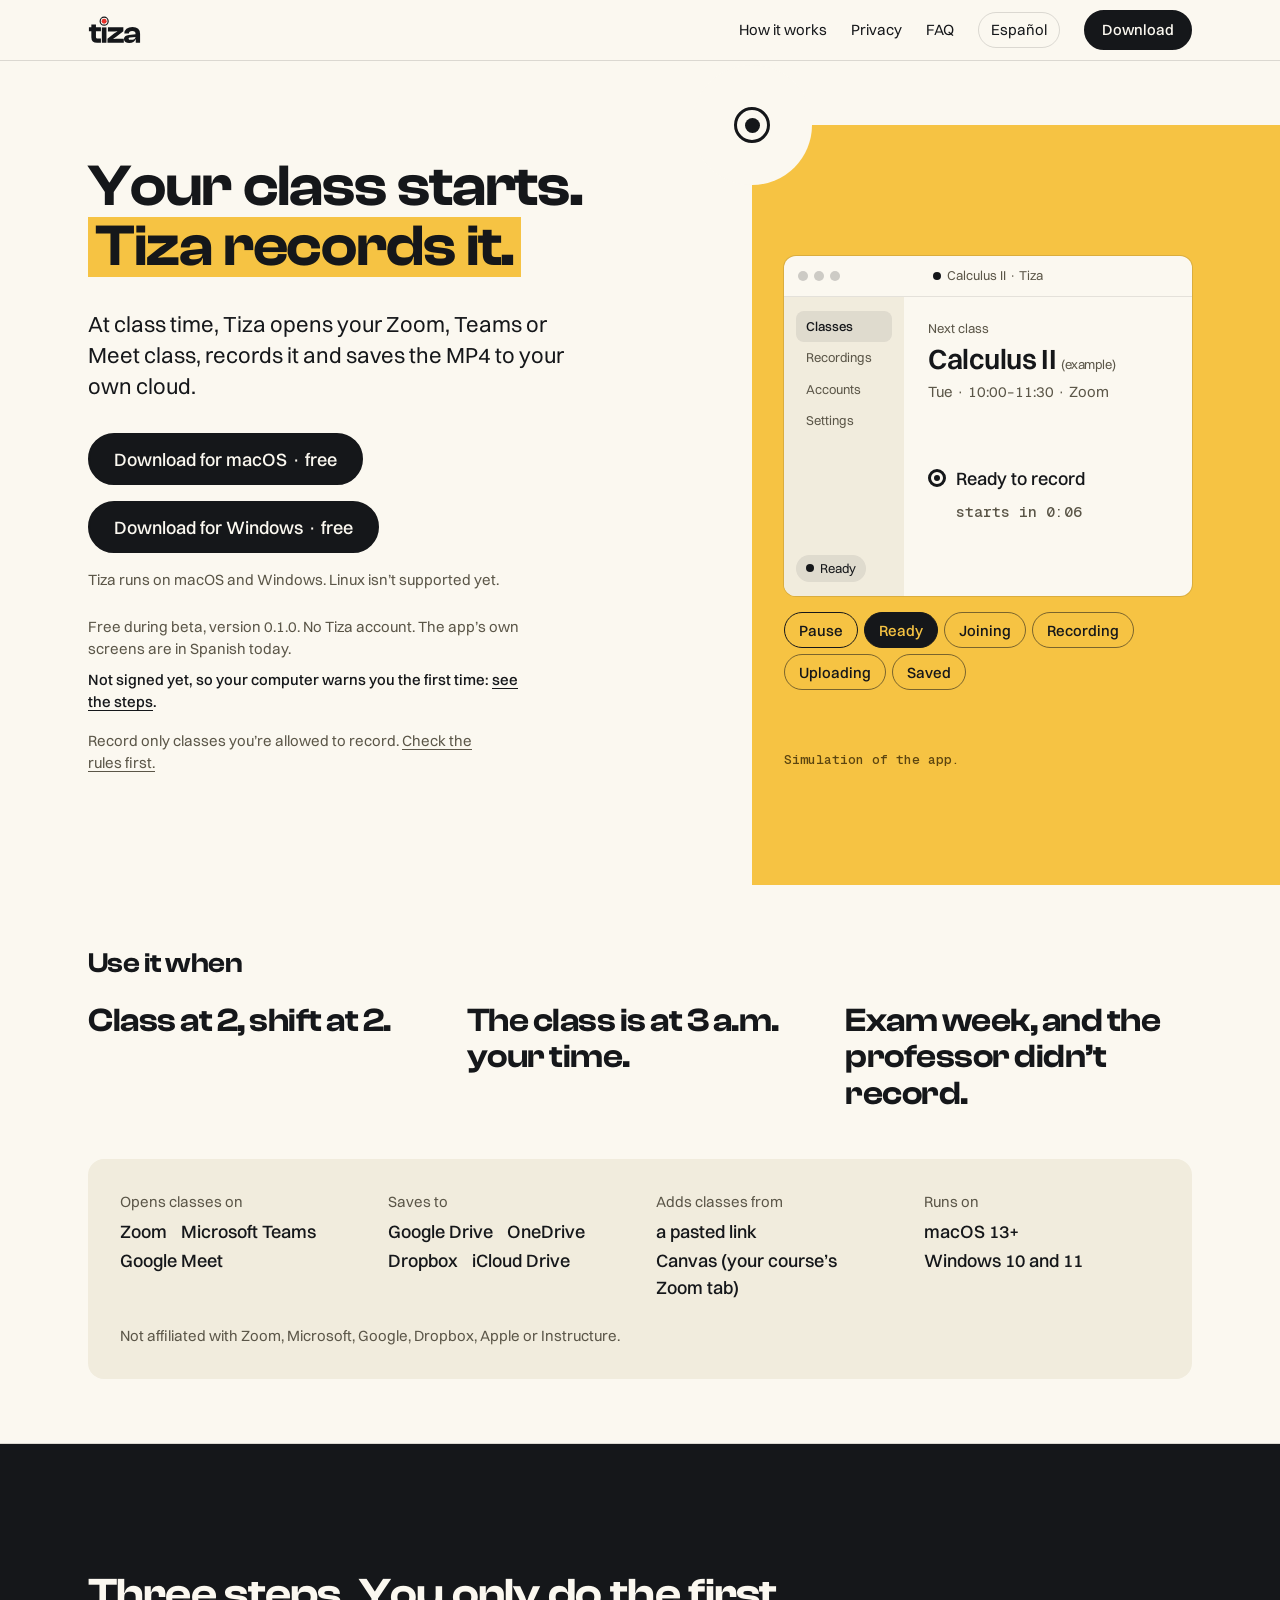
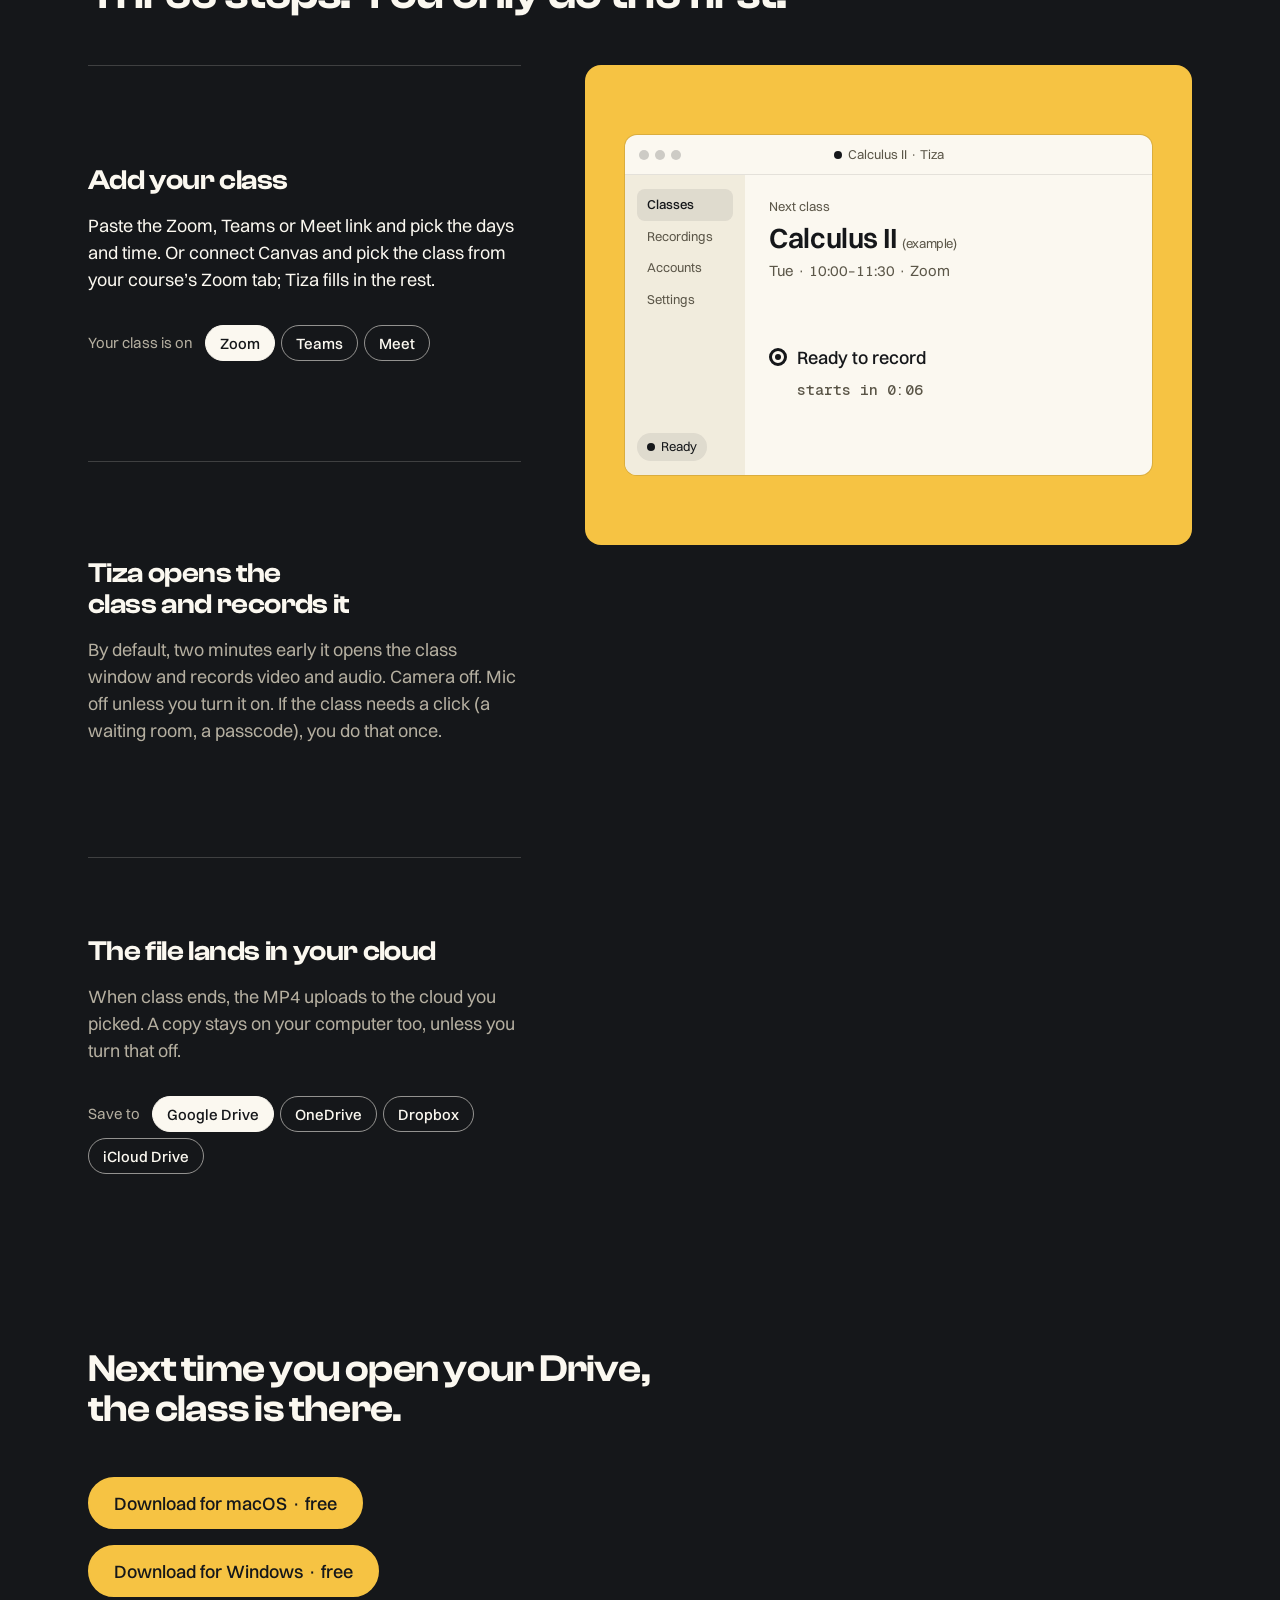
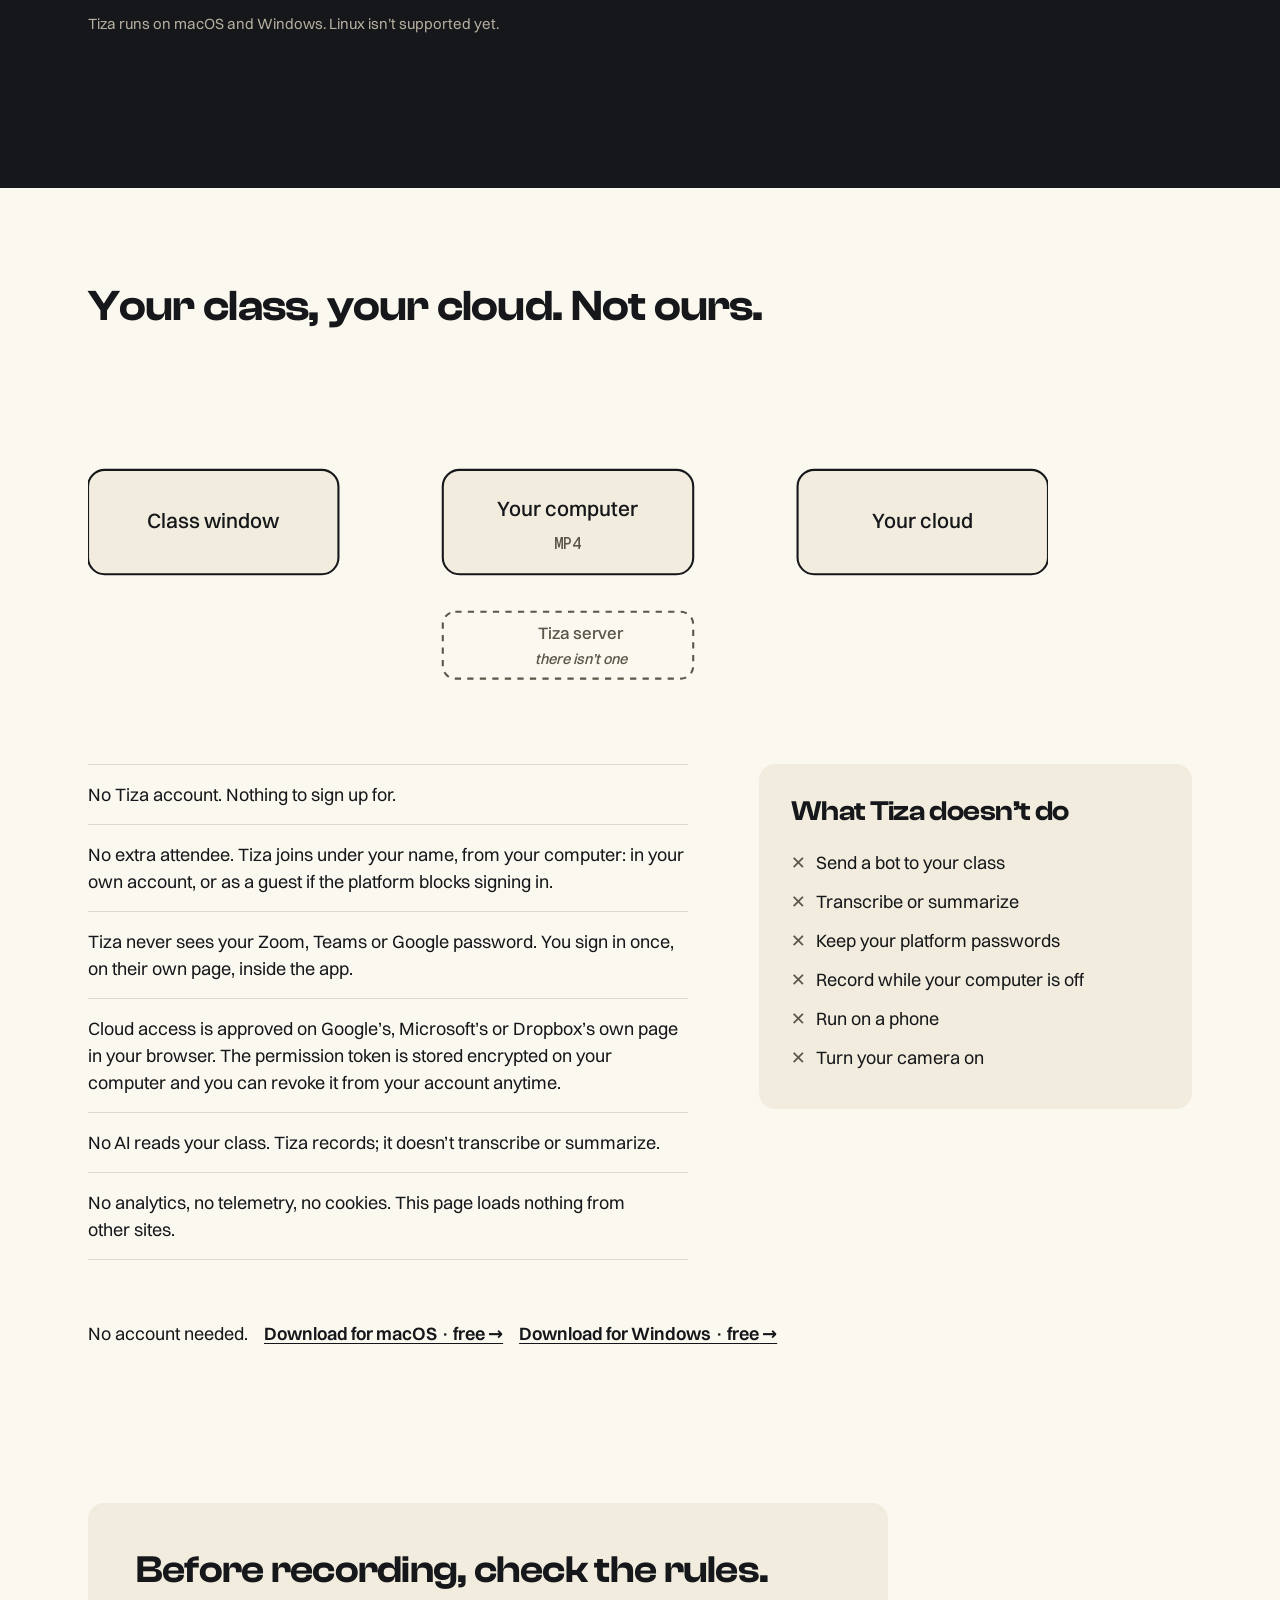
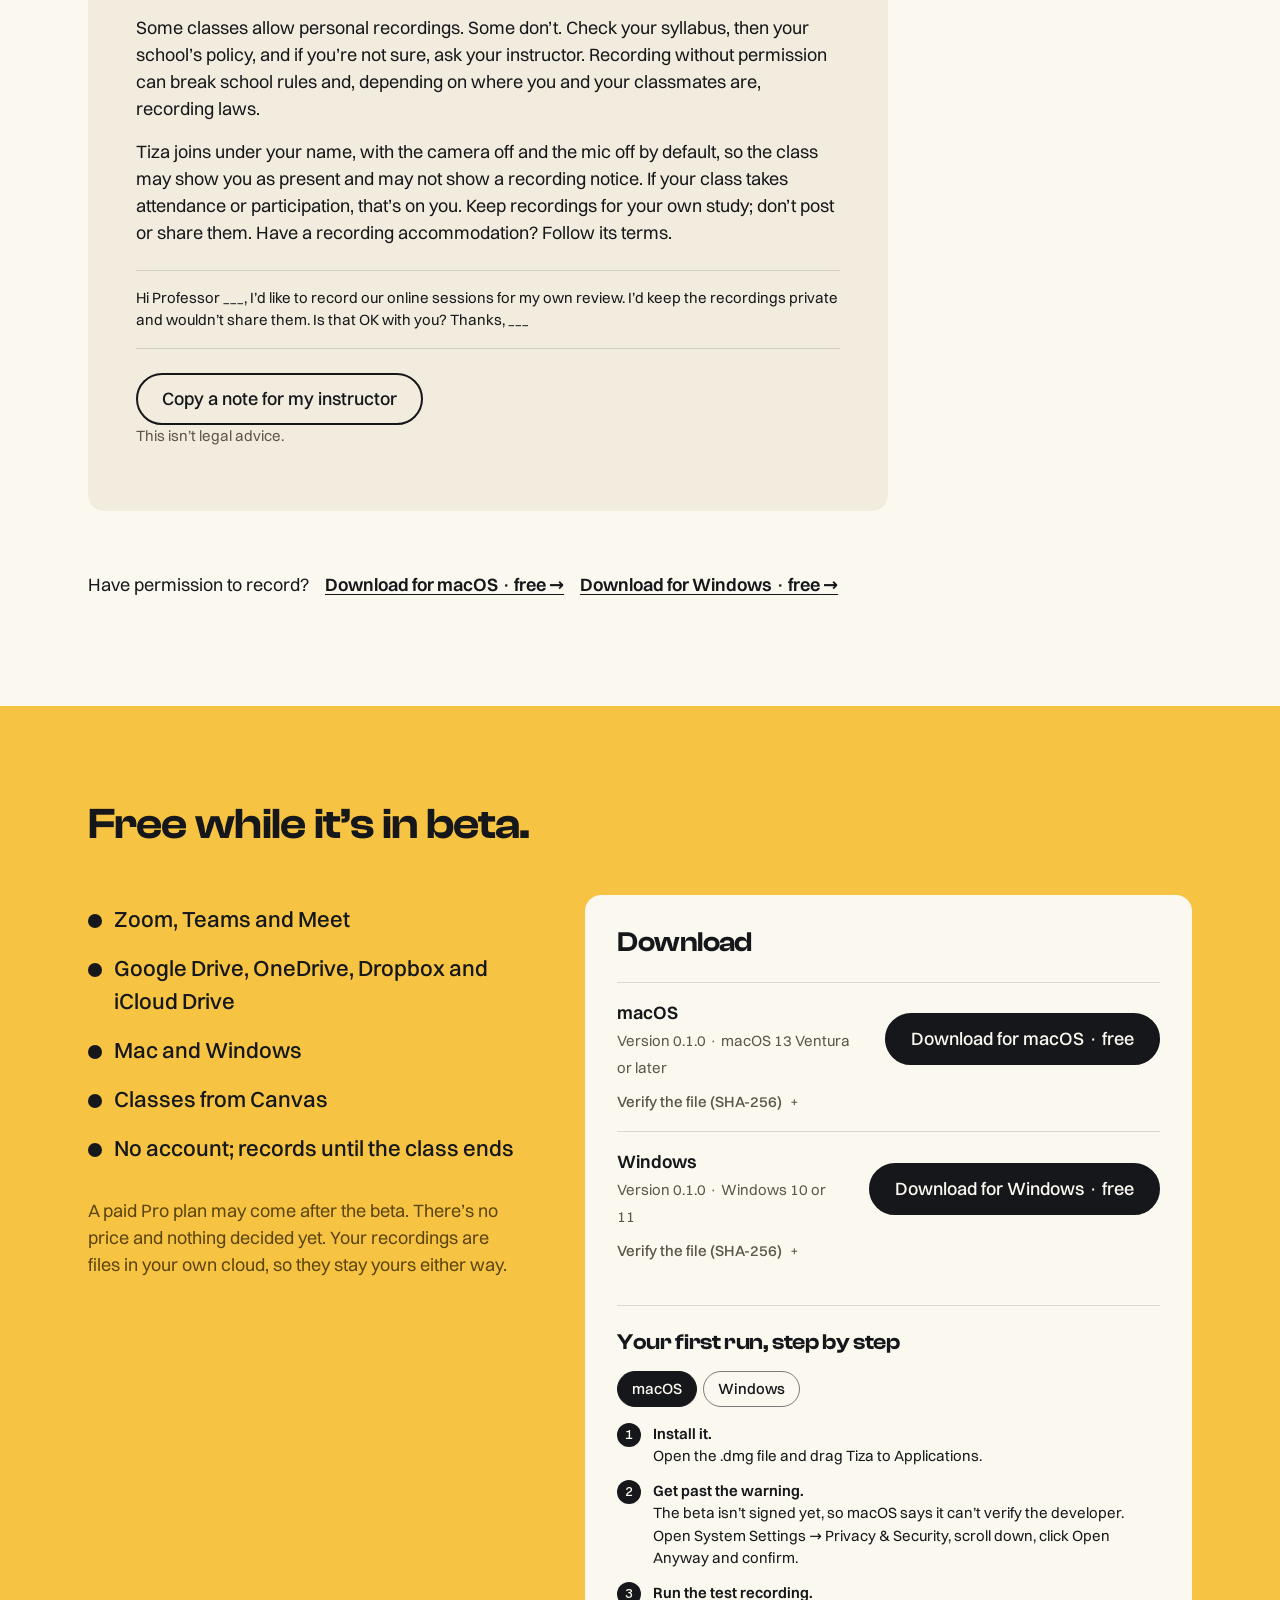
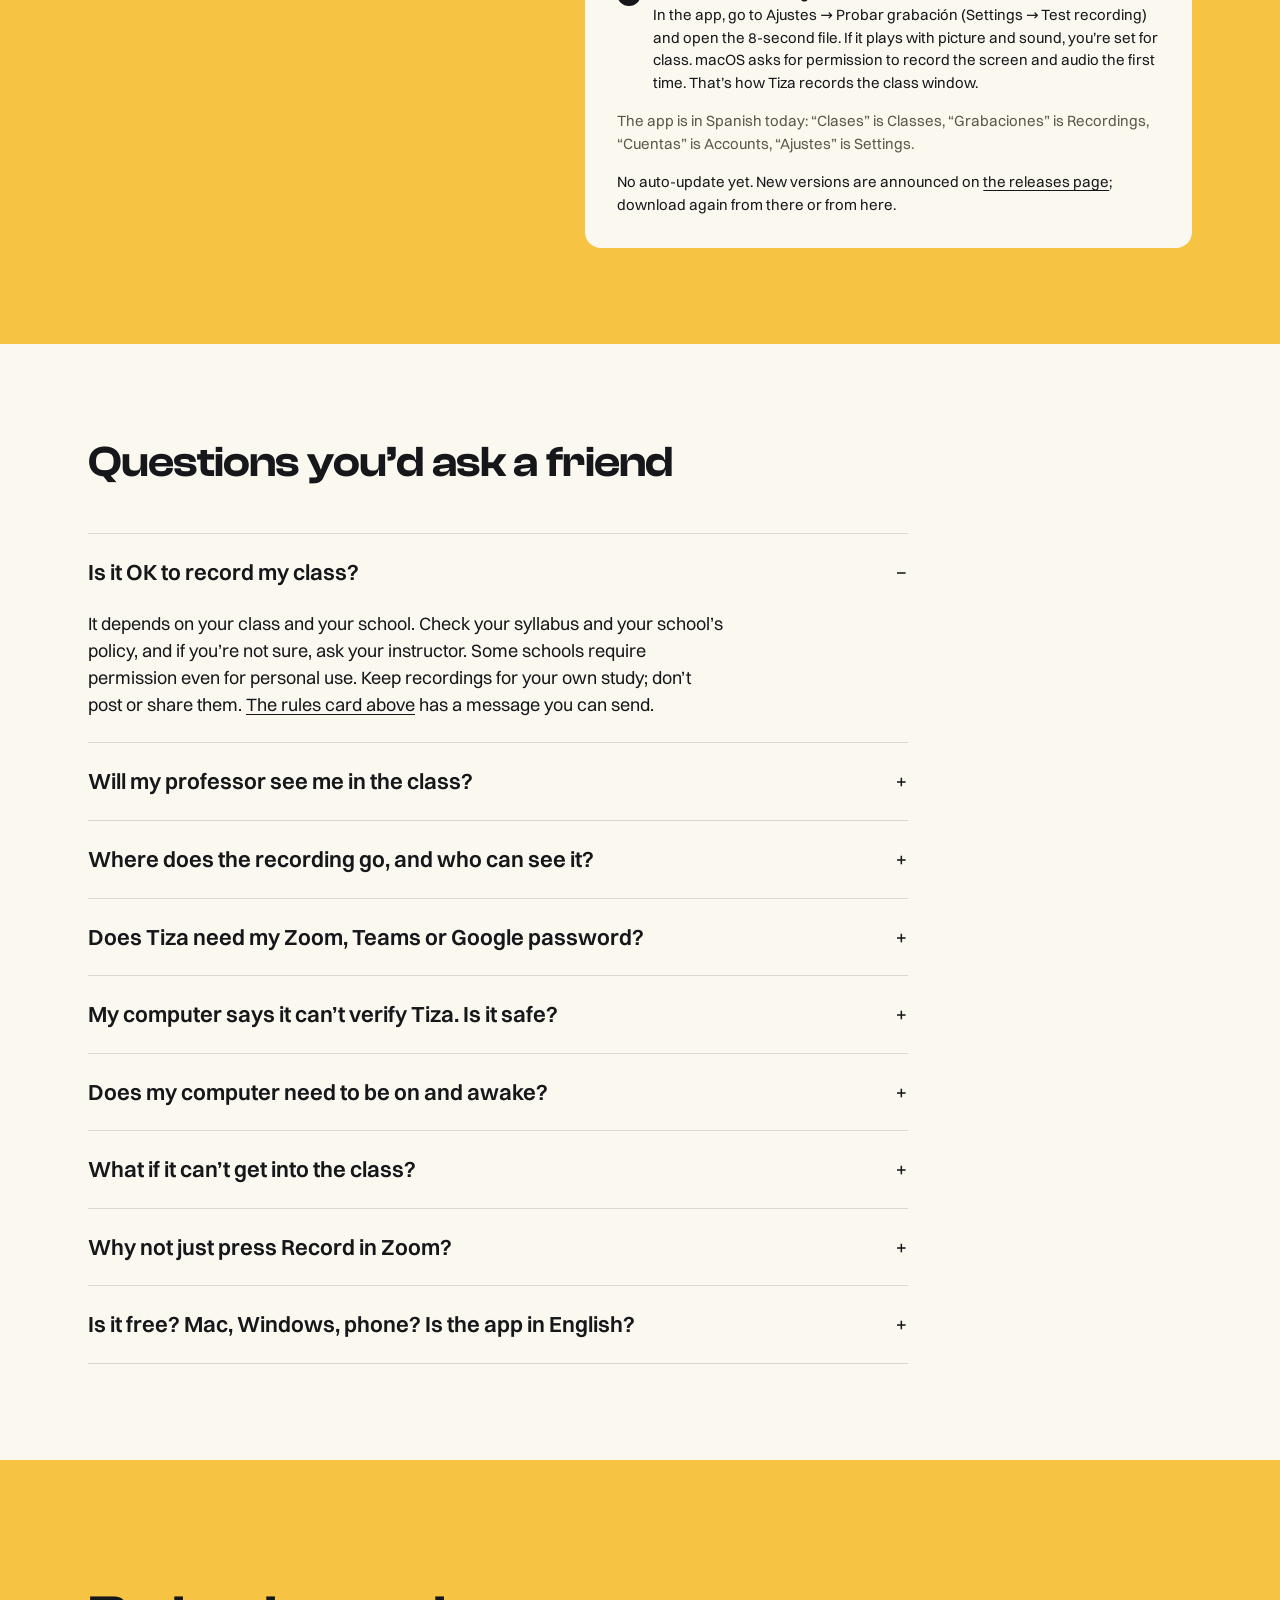
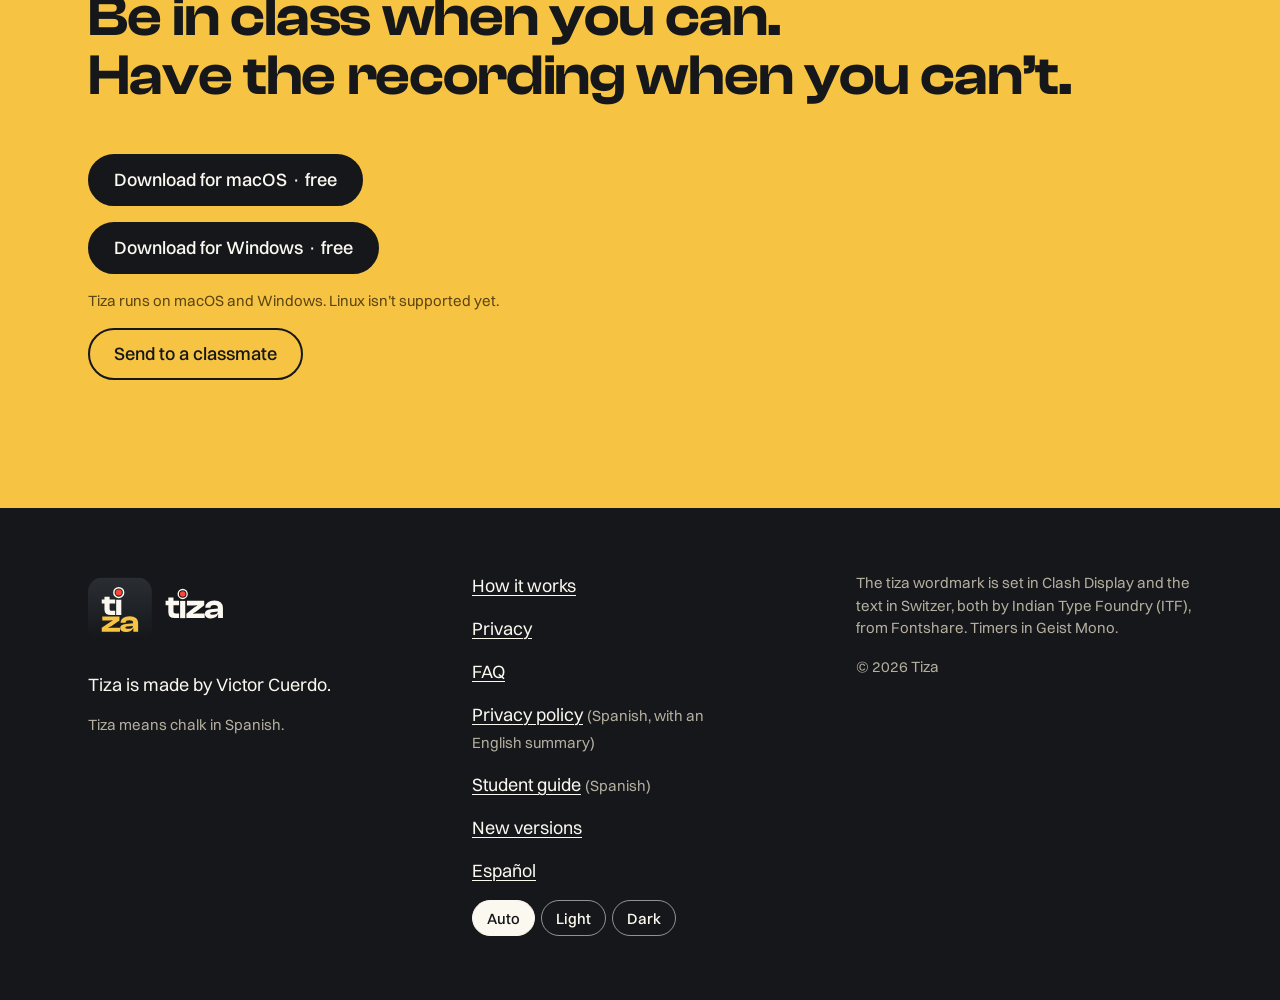
<file: index.html>
<!doctype html>
<html lang="en">
<head>
  <meta charset="utf-8">
  <meta name="viewport" content="width=device-width, initial-scale=1">
  <title>Tiza: records your online class at class time</title>
  <meta name="description" content="Free Mac and Windows app for students. Add your Zoom, Teams or Meet class once; at class time Tiza opens it, records it and saves the MP4 to your own cloud.">
  <meta http-equiv="Content-Security-Policy" content="default-src 'none'; style-src 'self'; font-src 'self'; img-src 'self' data:; script-src 'self'; base-uri 'none'; form-action 'none'">
  <meta name="color-scheme" content="light dark">
  <meta name="theme-color" media="(prefers-color-scheme: light)" content="#fbf8f0">
  <meta name="theme-color" media="(prefers-color-scheme: dark)" content="#15171a">
  <meta property="og:title" content="Tiza: records your online class at class time">
  <meta property="og:description" content="Free Mac and Windows app for students. Add your Zoom, Teams or Meet class once; at class time Tiza opens it, records it and saves the MP4 to your own cloud.">
  <meta property="og:type" content="website">
  <meta property="og:locale" content="en_US">
  <meta property="og:locale:alternate" content="es_LA">
  <meta property="og:image" content="https://techspot-2025.github.io/tiza/assets/og.png">
  <meta property="og:image:type" content="image/png">
  <meta property="og:image:width" content="1200">
  <meta property="og:image:height" content="630">
  <meta property="og:image:alt" content="The Tiza app window in its Recording state, next to the line “Your class starts. Tiza records it.”, on honey yellow.">
  <meta name="twitter:card" content="summary_large_image">
  <link rel="canonical" href="https://techspot-2025.github.io/tiza/">
  <meta property="og:url" content="https://techspot-2025.github.io/tiza/">
  <link rel="alternate" hreflang="en" href="https://techspot-2025.github.io/tiza/">
  <link rel="alternate" hreflang="es" href="https://techspot-2025.github.io/tiza/es/">
  <link rel="alternate" hreflang="x-default" href="https://techspot-2025.github.io/tiza/">
  <link rel="icon" href="assets/tiza-icon.svg" type="image/svg+xml">
  <link rel="apple-touch-icon" href="assets/apple-touch-icon.png">
  <script src="theme.js"></script>
  <link rel="preload" href="assets/fonts/ClashDisplay-Semibold.woff2" as="font" type="font/woff2" crossorigin>
  <link rel="preload" href="assets/fonts/Switzer-Regular.woff2" as="font" type="font/woff2" crossorigin>
  <link rel="stylesheet" href="styles.css">
</head>
<body>
<a class="skip" href="#main">Skip to content</a>

<header class="nav">
  <div class="nav-in">
    <a class="logo" href="https://techspot-2025.github.io/tiza/" aria-label="Tiza">
      <img src="assets/tiza-wordmark.svg" alt="tiza" width="75" height="28" class="logo-light">
      <img src="assets/tiza-wordmark-dark.svg" alt="" width="75" height="28" class="logo-dark" aria-hidden="true">
    </a>
    <nav class="nav-links" aria-label="Main navigation">
      <a href="#how">How it works</a>
      <a href="#cloud">Privacy</a>
      <a href="#faq">FAQ</a>
    </nav>
    <a class="lang" href="https://techspot-2025.github.io/tiza/es/" hreflang="es" lang="es" aria-label="Español: Leer esta página en español"><span class="lang-full">Español</span><span class="lang-short" aria-hidden="true">ES</span></a>
    <div class="cta cta-nav" data-cta data-compact>
      <a class="btn btn-primary btn-sm" data-os="mac" href="https://github.com/TechSpot-2025/tiza/releases/download/v0.1.0/Tiza-0.1.0-mac-universal.dmg">Download for macOS · free</a>
      <a class="btn btn-primary btn-sm" data-os="win" href="https://github.com/TechSpot-2025/tiza/releases/download/v0.1.0/Tiza-0.1.0-win-x64.exe">Download for Windows · free</a>
    </div>
  </div>
</header>

<dialog class="dock" id="dock" aria-labelledby="dock-h" data-dock>
  <div class="dock-head">
    <h2 id="dock-h" tabindex="-1" data-dock-title></h2>
    <button type="button" class="dock-x" data-dock-close aria-label="Close"><span aria-hidden="true">×</span></button>
  </div>
  <div data-dock-steps></div>
  <p class="small">Download didn’t start? <a href="#download" data-dock-retry>Try again</a>.</p>
  <div class="dock-ask">
    <p>Know someone in the same class?</p>
    <div class="row">
      <button type="button" class="btn btn-ghost btn-sm" data-share data-ok="Link copied." data-fail="Couldn’t copy. This page’s address:" data-text="Tiza is a free beta app that opens your online class at class time, records it and saves it to your own cloud.">Send to a classmate</button>
      <span class="status small" role="status"></span>
    </div>
  </div>
  
  
</dialog>

<main id="main">

  <!-- 1. Hero: fragment on a shaped stage -->
  <section class="hero" aria-labelledby="h1">
    <div class="hero-in">
      <div class="hero-text">
        <h1 id="h1"><span class="line">Your class starts.</span> <mark>Tiza records it.</mark></h1>
        <p class="lead">At class time, Tiza opens your Zoom, Teams or Meet class, records it and saves the MP4 to your own cloud.</p>
        <div class="cta" data-cta>
          <a class="btn btn-primary" data-os="mac" href="https://github.com/TechSpot-2025/tiza/releases/download/v0.1.0/Tiza-0.1.0-mac-universal.dmg">Download for macOS · free</a>
          <a class="btn btn-primary" data-os="win" href="https://github.com/TechSpot-2025/tiza/releases/download/v0.1.0/Tiza-0.1.0-win-x64.exe">Download for Windows · free</a>
          
        </div>
        <p class="micro" data-returning>Free during beta, version 0.1.0. No Tiza account. The app’s own screens are in Spanish today.</p>
        <p class="micro warn">Not signed yet, so your computer warns you the first time: <a href="#first-launch">see the steps</a>.</p>
        <p class="micro rules-line">Record only classes you’re allowed to record. <a href="#rules">Check the rules first.</a></p>
      </div>

      <div class="stage ch-honey">
        <div class="notch" aria-hidden="true"><span class="ring"><span class="dot"></span></span></div>

        <!-- The demo: the app's next-class card, as a state machine. Cloned by app.js into #how. -->
        <div class="demo" id="demo-hero" data-state="ready" data-cloud="drive" data-platform="zoom">
          <div class="win" role="img" aria-label="Tiza’s main window, simulated">
            <div class="win-bar">
              <span class="traffic" aria-hidden="true"><i></i><i></i><i></i></span>
              <span class="win-title"><span class="win-dot" aria-hidden="true"></span><span data-demo="title">Calculus II · Tiza</span></span>
              <span class="win-spacer" aria-hidden="true"></span>
            </div>
            <div class="win-body">
              <aside class="win-side" aria-hidden="true">
                <ul>
                  <li class="on">Classes</li>
                  <li>Recordings</li>
                  <li>Accounts</li>
                  <li>Settings</li>
                </ul>
                <span class="pill" data-demo="pill">Ready</span>
              </aside>
              <div class="win-main">
                <p class="win-eyebrow">Next class</p>
                <p class="win-h">Calculus II <small>(example)</small></p>
                <p class="win-when">Tue · 10:00–11:30 · <span data-demo="platform">Zoom</span></p>
                <p class="win-status">
                  <span class="ring"><span class="dot"></span></span>
                  <span data-demo="status">Ready to record</span>
                  <span class="mono" data-demo="timer"></span>
                </p>
                <div class="bar" aria-hidden="true"><i data-demo="bar"></i></div>
                <p class="win-file mono" data-demo="file"></p>
              </div>
            </div>
          </div>
          <p class="sr-only" data-demo="live" role="status"></p>
          <div class="demo-ctl" role="group" aria-label="Demo controls" data-demo="ctl">
            <button type="button" class="chip" data-toggle>Pause</button>
            <button type="button" class="chip" data-set="ready" aria-pressed="true">Ready</button>
            <button type="button" class="chip" data-set="joining" aria-pressed="false">Joining</button>
            <button type="button" class="chip" data-set="recording" aria-pressed="false">Recording</button>
            <button type="button" class="chip" data-set="uploading" aria-pressed="false">Uploading</button>
            <button type="button" class="chip" data-set="saved" aria-pressed="false">Saved</button>
          </div>
          <p class="demo-note" data-demo="note"></p>
        </div>
        <p class="caption">Simulation of the app.</p>
      </div>
    </div>
  </section>

  <!-- 2. Use it when + what it works with -->
  <section class="when" aria-labelledby="when-h">
    <div class="wrap">
      <h2 id="when-h" class="when-h">Use it when</h2>
      <ul class="when-list" role="list">
        <li>Class at 2, shift at 2.</li>
        <li>The class is at 3 a.m. your time.</li>
        <li>Exam week, and the professor didn’t record.</li>
      </ul>
      <div class="works" aria-label="What Tiza works with">
        <dl class="works-list">
          <div><dt>Opens classes on</dt><dd><ul class="inline-list" role="list"><li>Zoom</li><li>Microsoft Teams</li><li>Google Meet</li></ul></dd></div>
          <div><dt>Saves to</dt><dd><ul class="inline-list" role="list"><li>Google Drive</li><li>OneDrive</li><li>Dropbox</li><li>iCloud Drive</li></ul></dd></div>
          <div><dt>Adds classes from</dt><dd><ul class="inline-list" role="list"><li>a pasted link</li><li>Canvas (your course’s Zoom tab)</li></ul></dd></div>
          <div><dt>Runs on</dt><dd><ul class="inline-list" role="list"><li>macOS 13+</li><li>Windows 10 and 11</li></ul></dd></div>
        </dl>
        <p class="small works-note">Not affiliated with Zoom, Microsoft, Google, Dropbox, Apple or Instructure.</p>
      </div>
    </div>
  </section>

  <!-- 3. How it works: pinned demo, three steps -->
  <section class="how ch-ink" id="how" aria-labelledby="how-h">
    <div class="wrap">
      <h2 id="how-h">Three steps. You only do the first.</h2>
      <div class="how-grid">
        <ol class="steps" role="list">
          <li class="step" data-step="ready">
            <h3>Add your class</h3>
            <p>Paste the Zoom, Teams or Meet link and pick the days and time. Or connect Canvas and pick the class from your course’s Zoom tab; Tiza fills in the rest.</p>
            <div class="seg" role="group" aria-labelledby="seg-platform">
              <span class="seg-label" id="seg-platform">Your class is on</span>
              <button type="button" class="chip" data-platform="zoom" aria-pressed="true">Zoom</button>
              <button type="button" class="chip" data-platform="teams" aria-pressed="false">Teams</button>
              <button type="button" class="chip" data-platform="meet" aria-pressed="false">Meet</button>
            </div>
          </li>
          <li class="step" data-step="recording">
            <h3>Tiza opens the class and records it</h3>
            <p>By default, two minutes early it opens the class window and records video and audio. Camera off. Mic off unless you turn it on. If the class needs a click (a waiting room, a passcode), you do that once.</p>
          </li>
          <li class="step" data-step="saved">
            <h3>The file lands in your cloud</h3>
            <p>When class ends, the MP4 uploads to the cloud you picked. A copy stays on your computer too, unless you turn that off.</p>
            <div class="seg" role="group" aria-labelledby="seg-cloud">
              <span class="seg-label" id="seg-cloud">Save to</span>
              <button type="button" class="chip" data-cloud="drive" aria-pressed="true">Google Drive</button>
              <button type="button" class="chip" data-cloud="onedrive" aria-pressed="false">OneDrive</button>
              <button type="button" class="chip" data-cloud="dropbox" aria-pressed="false">Dropbox</button>
              <button type="button" class="chip" data-cloud="icloud" aria-pressed="false">iCloud Drive</button>
            </div>
          </li>
        </ol>
        <div class="how-stage"><div class="how-sticky ch-honey" id="demo-how-slot"></div></div>
      </div>
      <p class="outcome">Next time you open your Drive, the class is there.</p>
      <div class="cta" data-cta>
        <a class="btn btn-primary" data-os="mac" href="https://github.com/TechSpot-2025/tiza/releases/download/v0.1.0/Tiza-0.1.0-mac-universal.dmg">Download for macOS · free</a>
        <a class="btn btn-primary" data-os="win" href="https://github.com/TechSpot-2025/tiza/releases/download/v0.1.0/Tiza-0.1.0-win-x64.exe">Download for Windows · free</a>
        
      </div>
    </div>
  </section>

  <!-- 4. Your class, your cloud -->
  <section class="cloud" id="cloud" aria-labelledby="cloud-h">
    <div class="wrap">
      <h2 id="cloud-h">Your class, your cloud. Not ours.</h2>
      <svg class="diagram" viewBox="0 0 920 310" role="img" aria-label="Diagram: the class window is recorded on your computer as an MP4 and uploaded straight to your cloud. There is no Tiza server in between." data-diagram>
        <defs>
          <marker id="arr" viewBox="0 0 10 10" refX="9" refY="5" markerWidth="8" markerHeight="8" orient="auto-start-reverse"><path d="M0 0 L10 5 L0 10 z"/></marker>
        </defs>
        <g class="node">
          <rect x="0" y="90" width="240" height="100" rx="16"/>
          <text x="120" y="146" text-anchor="middle">Class window</text>
        </g>
        <path class="arrow" d="M242 140 H326" data-arrow/>
        <g class="node">
          <rect x="340" y="90" width="240" height="100" rx="16"/>
          <text x="460" y="134" text-anchor="middle">Your computer</text>
          <text x="460" y="166" text-anchor="middle" class="mono-t">MP4</text>
        </g>
        <path class="arrow" d="M582 140 H666" data-arrow/>
        <g class="node">
          <rect x="680" y="90" width="240" height="100" rx="16"/>
          <text x="800" y="146" text-anchor="middle" data-demo="cloudname">Your cloud</text>
        </g>
        <g class="node ghost">
          <rect x="340" y="226" width="240" height="64" rx="12"/>
          <path class="cross" d="M362 248 L382 268 M382 248 L362 268"/>
          <text x="472" y="252" text-anchor="middle">Tiza server</text>
          <text x="472" y="276" text-anchor="middle" class="sub">there isn’t one</text>
        </g>
      </svg>
      <ol class="diagram-stack" role="list" aria-label="Diagram: the class window is recorded on your computer as an MP4 and uploaded straight to your cloud. There is no Tiza server in between.">
        <li>Class window</li>
        <li>Your computer <span class="mono small">MP4</span></li>
        <li data-demo="cloudname2">Your cloud</li>
        <li class="ghost">Tiza server: there isn’t one</li>
      </ol>
      <div class="cloud-grid">
        <ul class="facts" role="list">
          <li>No Tiza account. Nothing to sign up for.</li>
          <li>No extra attendee. Tiza joins under your name, from your computer: in your own account, or as a guest if the platform blocks signing in.</li>
          <li>Tiza never sees your Zoom, Teams or Google password. You sign in once, on their own page, inside the app.</li>
          <li>Cloud access is approved on Google’s, Microsoft’s or Dropbox’s own page in your browser. The permission token is stored encrypted on your computer and you can revoke it from your account anytime.</li>
          <li>No AI reads your class. Tiza records; it doesn’t transcribe or summarize.</li>
          <li>No analytics, no telemetry, no cookies. This page loads nothing from other sites.</li>
        </ul>
        <div class="dont">
          <h3>What Tiza doesn’t do</h3>
          <ul role="list">
            <li>Send a bot to your class</li>
            <li>Transcribe or summarize</li>
            <li>Keep your platform passwords</li>
            <li>Record while your computer is off</li>
            <li>Run on a phone</li>
            <li>Turn your camera on</li>
          </ul>
        </div>
      </div>
      <p class="next" data-cta data-quiet><span>No account needed.</span> <a data-os="mac" href="https://github.com/TechSpot-2025/tiza/releases/download/v0.1.0/Tiza-0.1.0-mac-universal.dmg">Download for macOS · free</a> <a data-os="win" href="https://github.com/TechSpot-2025/tiza/releases/download/v0.1.0/Tiza-0.1.0-win-x64.exe">Download for Windows · free</a></p>
    </div>
  </section>

  <!-- 5. Check the rules -->
  <section class="rules" id="rules" aria-labelledby="rules-h">
    <div class="wrap">
      <div class="rules-card">
        <h2 id="rules-h">Before recording, check the rules.</h2>
        <p>Some classes allow personal recordings. Some don’t. Check your syllabus, then your school’s policy, and if you’re not sure, ask your instructor. Recording without permission can break school rules and, depending on where you and your classmates are, recording laws.</p>
        <p>Tiza joins under your name, with the camera off and the mic off by default, so the class may show you as present and may not show a recording notice. If your class takes attendance or participation, that’s on you. Keep recordings for your own study; don’t post or share them. Have a recording accommodation? Follow its terms.</p>
        <blockquote class="template" id="rules-template">Hi Professor ___, I’d like to record our online sessions for my own review. I’d keep the recordings private and wouldn’t share them. Is that OK with you? Thanks, ___</blockquote>
        <div class="row">
          <button type="button" class="btn btn-ghost" data-copy="#rules-template" data-ok="Copied. Paste it into an email." data-fail="Couldn’t copy. Select the text above instead.">Copy a note for my instructor</button>
          <span class="status small" role="status"></span>
        </div>
        <p class="small">This isn’t legal advice.</p>
      </div>
      <p class="next" data-cta data-quiet><span>Have permission to record?</span> <a data-os="mac" href="https://github.com/TechSpot-2025/tiza/releases/download/v0.1.0/Tiza-0.1.0-mac-universal.dmg">Download for macOS · free</a> <a data-os="win" href="https://github.com/TechSpot-2025/tiza/releases/download/v0.1.0/Tiza-0.1.0-win-x64.exe">Download for Windows · free</a></p>
    </div>
  </section>

  <!-- 6. Free during beta + download panel -->
  <section class="beta ch-honey" id="beta" aria-labelledby="beta-h">
    <div class="wrap">
      <h2 id="beta-h">Free while it’s in beta.</h2>
      <div class="beta-grid">
        <div>
          <ul class="checks" role="list">
            <li>Zoom, Teams and Meet</li>
            <li>Google Drive, OneDrive, Dropbox and iCloud Drive</li>
            <li>Mac and Windows</li>
            <li>Classes from Canvas</li>
            <li>No account; records until the class ends</li>
          </ul>
          <p class="pro">A paid Pro plan may come after the beta. There’s no price and nothing decided yet. Your recordings are files in your own cloud, so they stay yours either way.</p>
          
          
        </div>
        <div class="dl" id="download" data-download>
          <h3>Download</h3>
          <div class="dl-row" data-dl="mac">
            <div>
              <strong>macOS</strong>
              <span class="small">Version 0.1.0 · macOS 13 Ventura or later</span>
            </div>
            <a class="btn btn-primary" data-os="mac" data-dl-link href="https://github.com/TechSpot-2025/tiza/releases/download/v0.1.0/Tiza-0.1.0-mac-universal.dmg">Download for macOS · free</a>
            <p class="small" data-dl-unpublished id="dl-unpub-mac" hidden>The beta build isn’t out yet. Check back soon.</p>
            <details class="verify"><summary>Verify the file (SHA-256)</summary><div><p class="mono">1ab8c67288e3fcd1087ebeaea576725f232a8c505f8e747f69bdfefc877d3ee9</p><p class="small">In Terminal, type <code>shasum -a 256</code> and a space, drag the downloaded file into the window and press Return. The result should match the line above.</p></div></details>
          </div>
          <div class="dl-row" data-dl="win">
            <div>
              <strong>Windows</strong>
              <span class="small">Version 0.1.0 · Windows 10 or 11</span>
            </div>
            <a class="btn btn-primary" data-os="win" data-dl-link href="https://github.com/TechSpot-2025/tiza/releases/download/v0.1.0/Tiza-0.1.0-win-x64.exe">Download for Windows · free</a>
            <p class="small" data-dl-unpublished id="dl-unpub-win" hidden>The beta build isn’t out yet. Check back soon.</p>
            <details class="verify"><summary>Verify the file (SHA-256)</summary><div><p class="mono">a8528fad26ad4a347825c7c0618d7e5efdd7f41d6657ada2cfd0c28a68e9090b</p><p class="small">In PowerShell, type <code>Get-FileHash</code> and a space, drag the downloaded file into the window and press Enter. The result should match the line above.</p></div></details>
          </div>
          <p class="small" data-dl-notify hidden><a data-dl-notify-link href="#download">Email me when it’s out</a></p>
          <div class="first" id="first-launch" data-first>
            <h4>Your first run, step by step</h4>
            <div class="seg os-tabs" role="group" aria-label="Show the steps for">
              <button type="button" class="chip" data-os-tab="mac" aria-pressed="false">macOS</button>
              <button type="button" class="chip" data-os-tab="win" aria-pressed="false">Windows</button>
            </div>
            <div data-run="mac">
              <p class="run-os">macOS</p>
              <ol class="run" role="list">
                <li><strong>Install it.</strong> Open the .dmg file and drag Tiza to Applications.</li>
                <li><strong>Get past the warning.</strong> The beta isn’t signed yet, so macOS says it can’t verify the developer. Open System Settings → Privacy &amp; Security, scroll down, click Open Anyway and confirm.</li>
                <li><strong>Run the test recording.</strong> In the app, go to Ajustes → Probar grabación (Settings → Test recording) and open the 8-second file. If it plays with picture and sound, you’re set for class. <span class="more">macOS asks for permission to record the screen and audio the first time. That’s how Tiza records the class window.</span></li>
              </ol>
            </div>
            <div data-run="win">
              <p class="run-os">Windows</p>
              <ol class="run" role="list">
                <li><strong>Install it.</strong> Run the installer.</li>
                <li><strong>Get past the warning.</strong> The beta isn’t signed yet, so you may see “Windows protected your PC”. Click More info, then Run anyway. <span class="more">On a new Windows 11 PC with Smart App Control turned on, an unsigned app can be blocked outright; that PC needs a signed build.</span></li>
                <li><strong>Run the test recording.</strong> In the app, go to Ajustes → Probar grabación (Settings → Test recording) and open the 8-second file. If it plays with picture and sound, you’re set for class.</li>
              </ol>
            </div>
            <p class="small">The app is in Spanish today: “Clases” is Classes, “Grabaciones” is Recordings, “Cuentas” is Accounts, “Ajustes” is Settings.</p>
            <p>No auto-update yet. New versions are announced on <a href="https://github.com/TechSpot-2025/tiza/releases" rel="noreferrer">the releases page</a>; download again from there or from here.</p>
            
          </div>
        </div>
      </div>
    </div>
  </section>

  <!-- 7. FAQ -->
  <section class="faq" id="faq" aria-labelledby="faq-h">
    <div class="wrap"><div class="faq-in">
      <h2 id="faq-h">Questions you’d ask a friend</h2>
      <details id="faq-rules" open><summary>Is it OK to record my class?</summary><div>It depends on your class and your school. Check your syllabus and your school’s policy, and if you’re not sure, ask your instructor. Some schools require permission even for personal use. Keep recordings for your own study; don’t post or share them. <a href="#rules">The rules card above</a> has a message you can send.</div></details>
      <details id="faq-present"><summary>Will my professor see me in the class?</summary><div>Yes. Tiza opens the class under your name (your own account, or as a guest with your name if Google Meet blocks signing in), with the camera off and the mic off by default. If your class takes attendance or calls on people, you’re responsible for that.</div></details>
      <details id="faq-where"><summary>Where does the recording go, and who can see it?</summary><div>An MP4 goes to the cloud you pick: Google Drive, OneDrive, Dropbox, or your iCloud Drive folder, which your computer syncs. It lands in your account, so only you and anyone you share it with can see it. There’s no Tiza server in between. A copy also stays on your computer unless you turn that off. Free cloud plans fill up fast, so check your space.</div></details>
      <details id="faq-password"><summary>Does Tiza need my Zoom, Teams or Google password?</summary><div>No. You sign in once inside the app, on Zoom’s, Microsoft’s or Google’s own page, and the app remembers that session. Tiza never stores your password. For your cloud, you approve access on the provider’s own page in your browser, and the permission token is kept encrypted on your computer.</div></details>
      <details id="faq-safe"><summary>My computer says it can’t verify Tiza. Is it safe?</summary><div>The beta isn’t code-signed yet, which is why your computer warns you. Tiza has no account and runs no server of its own, so a recording goes from your computer to the cloud you connect. You can check that your file matches the SHA-256 listed in the Download section. If you’d rather wait for a signed build, that’s a fair call.</div></details>
      <details id="faq-asleep"><summary>Does my computer need to be on and awake?</summary><div>It needs to be on, with Tiza running. Tiza can open when you log in and wait in your menu bar or tray. If your computer might be asleep, turn on “Wake before class” and Tiza wakes it a few minutes early; on a Mac that asks for your admin password whenever it schedules the next wake-ups, so you’ll see the prompt now and then. If the computer is off or out of battery, Tiza can’t record, so keep it plugged in.</div></details>
      <details id="faq-join"><summary>What if it can’t get into the class?</summary><div>Joining is automatic when it can be. A passcode, a waiting room or an expired sign-in can need you once; the class window stays open so you can click. If the link changes, open the class in Tiza and paste the new one. Classes added from Canvas keep the course’s lasting Zoom link, not Canvas’s one-time link. Run the test recording in Settings before the first real class.</div></details>
      <details id="faq-zoom"><summary>Why not just press Record in Zoom?</summary><div>Often only the host can record, and the host’s cloud recordings live in their account; some schools delete them after a few weeks. Tiza records on your side, starts on its own at class time, and keeps the file in your cloud. If your school already posts every recording, you may not need Tiza at all.</div></details>
      <details id="faq-free"><summary>Is it free? Mac, Windows, phone? Is the app in English?</summary><div>Free during the beta; a Pro plan may come later, with no price decided. macOS 13 or later and Windows 10 or 11. There’s no phone app: recording a class needs a computer. The app’s own screens are in Spanish today; this page is in both languages.</div></details>
    </div></div>
  </section>

  <!-- 8. Final CTA -->
  <section class="final ch-honey" aria-labelledby="final-h">
    <div class="wrap">
      <h2 id="final-h" class="poster"><span class="line">Be in class when you can.</span> <span class="line">Have the recording when you can’t.</span></h2>
      <div class="cta" data-cta>
        <a class="btn btn-primary" data-os="mac" href="https://github.com/TechSpot-2025/tiza/releases/download/v0.1.0/Tiza-0.1.0-mac-universal.dmg">Download for macOS · free</a>
        <a class="btn btn-primary" data-os="win" href="https://github.com/TechSpot-2025/tiza/releases/download/v0.1.0/Tiza-0.1.0-win-x64.exe">Download for Windows · free</a>
        
      </div>
      <div class="row">
        <button type="button" class="btn btn-ghost" data-share data-ok="Link copied." data-fail="Couldn’t copy. This page’s address:" data-text="Tiza is a free beta app that opens your online class at class time, records it and saves it to your own cloud.">Send to a classmate</button>
        <span class="status small" role="status"></span>
      </div>
    </div>
  </section>
</main>

<footer class="foot ch-ink">
  <div class="wrap foot-in">
    <div class="foot-col">
      <img src="assets/tiza-lockup-dark.svg" alt="tiza" width="140" height="75">
      <p>Tiza is made by Victor Cuerdo. <span data-contact hidden>Questions, bugs or ideas: <a data-contact-link href="#"></a></span></p>
      <p class="small">Tiza means chalk in Spanish.</p>
    </div>
    <div class="foot-col">
      <nav aria-label="Footer">
        <p><a href="#how">How it works</a></p>
        <p><a href="#cloud">Privacy</a></p>
        <p><a href="#faq">FAQ</a></p>
      </nav>
      <p><a href="privacidad.html">Privacy policy</a> <span class="small">(Spanish, with an English summary)</span></p>
      <p><a href="guia-estudiante.html">Student guide</a> <span class="small">(Spanish)</span></p>
      <p><a href="https://github.com/TechSpot-2025/tiza/releases" rel="noreferrer">New versions</a></p>
      
      <p><a href="https://techspot-2025.github.io/tiza/es/" hreflang="es" lang="es">Español</a></p>
      <div class="theme" role="group" aria-label="Theme" data-theme-ctl>
        <button type="button" class="chip" data-theme-set="auto" aria-pressed="true">Auto</button>
        <button type="button" class="chip" data-theme-set="light" aria-pressed="false">Light</button>
        <button type="button" class="chip" data-theme-set="dark" aria-pressed="false">Dark</button>
      </div>
    </div>
    <div class="foot-col foot-legal">
      <p class="small">The tiza wordmark is set in Clash Display and the text in Switzer, both by Indian Type Foundry (ITF), from Fontshare. Timers in Geist Mono.</p>
      <p class="small">© 2026 Tiza</p>
    </div>
  </div>
</footer>

<script id="config" type="application/json">{"version":"0.1.0","downloads":{"mac":{"url":"https://github.com/TechSpot-2025/tiza/releases/download/v0.1.0/Tiza-0.1.0-mac-universal.dmg","version":"0.1.0"},"win":{"url":"https://github.com/TechSpot-2025/tiza/releases/download/v0.1.0/Tiza-0.1.0-win-x64.exe","version":"0.1.0"}},"signed":false,"contactEmail":""}</script>
<script id="i18n" type="application/json">{"lang":"en","alt_lang_label":"Español","alt_lang_aria":"Leer esta página en español","meta_title":"Tiza: records your online class at class time","meta_desc":"Free Mac and Windows app for students. Add your Zoom, Teams or Meet class once; at class time Tiza opens it, records it and saves the MP4 to your own cloud.","skip":"Skip to content","nav_how":"How it works","nav_privacy":"Privacy","nav_faq":"FAQ","nav_aria":"Main navigation","logo_alt":"tiza","cta_mac":"Download for macOS · free","cta_win":"Download for Windows · free","cta_other_mac":"Also for macOS","cta_other_win":"Also for Windows","cta_mobile":"Send it to my laptop","cta_mobile_note":"Tiza records on a computer that’s on at class time, so there’s no phone app. Open this page on your Mac or Windows computer to install it.","cta_mobile_copied":"Link copied. Open it on your computer.","cta_mobile_fail":"Copy this page’s address and open it on your computer.","hero_lead":"At class time, Tiza opens your Zoom, Teams or Meet class, records it and saves the MP4 to your own cloud.","hero_micro":"Free during beta, version 0.1.0. No Tiza account. The app’s own screens are in Spanish today.","hero_rules":"Record only classes you’re allowed to record. <a href=\"#rules\">Check the rules first.</a>","demo_caption":"Simulation of the app.","demo_title":"Calculus II · Tiza","demo_side_classes":"Classes","demo_side_recordings":"Recordings","demo_side_accounts":"Accounts","demo_side_settings":"Settings","demo_next":"Next class","demo_class":"Calculus II","demo_example":"example","demo_when":"Tue · 10:00–11:30","demo_st_ready":"Ready to record","demo_st_countdown":"starts in","demo_st_joining":"Opening the class…","demo_st_recording":"Recording","demo_st_uploading":"Uploading to {cloud}","demo_st_uploading_icloud":"Copying to your iCloud Drive folder","demo_st_saved":"Saved to {cloud}","demo_st_saved_icloud":"Copied to iCloud Drive","demo_file":"Calculus II · {date}.mp4","demo_pill_ready":"Ready","demo_pill_rec":"Recording","demo_pill_done":"Saved","demo_ctl_ready":"Ready","demo_ctl_joining":"Joining","demo_ctl_recording":"Recording","demo_ctl_uploading":"Uploading","demo_ctl_saved":"Saved","demo_stopped":"Auto-play is off. Pick a state, or press Play.","when_h2":"Use it when","when_1":"Class at 2, shift at 2.","when_2":"The class is at 3 a.m. your time.","when_3":"Exam week, and the professor didn’t record.","works_opens":"Opens classes on","works_opens_v":"Zoom · Microsoft Teams · Google Meet","works_saves":"Saves to","works_saves_v":"Google Drive · OneDrive · Dropbox · iCloud Drive","works_adds":"Adds classes from","works_adds_v":"a pasted link · Canvas (your course’s Zoom tab)","works_runs":"Runs on","works_runs_v":"macOS 13+ · Windows 10 and 11","works_note":"Not affiliated with Zoom, Microsoft, Google, Dropbox, Apple or Instructure.","how_h2":"Three steps. You only do the first.","step1_t":"Add your class","step1_b":"Paste the Zoom, Teams or Meet link and pick the days and time. Or connect Canvas and pick the class from your course’s Zoom tab; Tiza fills in the rest.","step2_t":"Tiza opens the class and records it","step2_b":"By default, two minutes early it opens the class window and records video and audio. Camera off. Mic off unless you turn it on. If the class needs a click (a waiting room, a passcode), you do that once.","step3_t":"The file lands in your cloud","step3_b":"When class ends, the MP4 uploads to the cloud you picked. A copy stays on your computer too, unless you turn that off.","how_outcome":"Next time you open your Drive, the class is there.","sel_platform":"Your class is on","sel_cloud":"Save to","cloud_h2":"Your class, your cloud. Not ours.","d_class":"Class window","d_pc":"Your computer","d_pc_sub":"MP4","d_cloud":"Your cloud","d_server":"Tiza server","d_server_sub":"there isn’t one","d_aria":"Diagram: the class window is recorded on your computer as an MP4 and uploaded straight to your cloud. There is no Tiza server in between.","cloud_1":"No Tiza account. Nothing to sign up for.","cloud_2":"No extra attendee. Tiza joins under your name, from your computer: in your own account, or as a guest if the platform blocks signing in.","cloud_3":"Tiza never sees your Zoom, Teams or Google password. You sign in once, on their own page, inside the app.","cloud_4":"Cloud access is approved on Google’s, Microsoft’s or Dropbox’s own page in your browser. The permission token is stored encrypted on your computer and you can revoke it from your account anytime.","cloud_5":"No AI reads your class. Tiza records; it doesn’t transcribe or summarize.","og_image_alt":"The Tiza app window in its Recording state, next to the line “Your class starts. Tiza records it.”, on honey yellow.","cloud_6":"No analytics, no telemetry, no cookies. This page loads nothing from other sites.","dont_h3":"What Tiza doesn’t do","dont_1":"Send a bot to your class","dont_2":"Transcribe or summarize","dont_3":"Keep your platform passwords","dont_4":"Record while your computer is off","dont_5":"Run on a phone","dont_6":"Turn your camera on","rules_h2":"Before recording, check the rules.","rules_p1":"Some classes allow personal recordings. Some don’t. Check your syllabus, then your school’s policy, and if you’re not sure, ask your instructor. Recording without permission can break school rules and, depending on where you and your classmates are, recording laws.","rules_p2":"Tiza joins under your name, with the camera off and the mic off by default, so the class may show you as present and may not show a recording notice. If your class takes attendance or participation, that’s on you. Keep recordings for your own study; don’t post or share them. Have a recording accommodation? Follow its terms.","rules_btn":"Copy a note for my instructor","rules_copied":"Copied. Paste it into an email.","rules_copy_fail":"Couldn’t copy. Select the text above instead.","rules_template":"Hi Professor ___, I’d like to record our online sessions for my own review. I’d keep the recordings private and wouldn’t share them. Is that OK with you? Thanks, ___","rules_fine":"This isn’t legal advice.","beta_h2":"Free while it’s in beta.","beta_1":"Zoom, Teams and Meet","beta_2":"Google Drive, OneDrive, Dropbox and iCloud Drive","beta_3":"Mac and Windows","beta_4":"Classes from Canvas","beta_5":"No account; records until the class ends","beta_pro":"A paid Pro plan may come after the beta. There’s no price and nothing decided yet. Your recordings are files in your own cloud, so they stay yours either way.","dl_h3":"Download","dl_version":"Version","dl_min_mac":"macOS 13 Ventura or later","dl_min_win":"Windows 10 or 11","dl_unpublished":"The beta build isn’t out yet. Check back soon.","dl_notify":"Email me when it’s out","dl_notify_subject":"Tell me when the Tiza beta is out","dl_first_h4":"Your first run, step by step","dl_update":"No auto-update yet. For fixes, download again from this page.","faq_h2":"Questions you’d ask a friend","faq_1_q":"Is it OK to record my class?","faq_1_a":"It depends on your class and your school. Check your syllabus and your school’s policy, and if you’re not sure, ask your instructor. Some schools require permission even for personal use. Keep recordings for your own study; don’t post or share them. <a href=\"#rules\">The rules card above</a> has a message you can send.","faq_2_q":"Will my professor see me in the class?","faq_2_a":"Yes. Tiza opens the class under your name (your own account, or as a guest with your name if Google Meet blocks signing in), with the camera off and the mic off by default. If your class takes attendance or calls on people, you’re responsible for that.","faq_3_q":"Where does the recording go, and who can see it?","faq_3_a":"An MP4 goes to the cloud you pick: Google Drive, OneDrive, Dropbox, or your iCloud Drive folder, which your computer syncs. It lands in your account, so only you and anyone you share it with can see it. There’s no Tiza server in between. A copy also stays on your computer unless you turn that off. Free cloud plans fill up fast, so check your space.","faq_4_q":"Does Tiza need my Zoom, Teams or Google password?","faq_4_a":"No. You sign in once inside the app, on Zoom’s, Microsoft’s or Google’s own page, and the app remembers that session. Tiza never stores your password. For your cloud, you approve access on the provider’s own page in your browser, and the permission token is kept encrypted on your computer.","faq_5_q":"Does my computer need to be on and awake?","faq_5_a":"It needs to be on, with Tiza running. Tiza can open when you log in and wait in your menu bar or tray. If your computer might be asleep, turn on “Wake before class” and Tiza wakes it a few minutes early; on a Mac that asks for your admin password whenever it schedules the next wake-ups, so you’ll see the prompt now and then. If the computer is off or out of battery, Tiza can’t record, so keep it plugged in.","faq_6_q":"What if it can’t get into the class?","faq_6_a":"Joining is automatic when it can be. A passcode, a waiting room or an expired sign-in can need you once; the class window stays open so you can click. If the link changes, open the class in Tiza and paste the new one. Classes added from Canvas keep the course’s lasting Zoom link, not Canvas’s one-time link. Run the test recording in Settings before the first real class.","faq_7_q":"Why not just press Record in Zoom?","faq_7_a":"Often only the host can record, and the host’s cloud recordings live in their account; some schools delete them after a few weeks. Tiza records on your side, starts on its own at class time, and keeps the file in your cloud. If your school already posts every recording, you may not need Tiza at all.","faq_8_q":"Is it free? Mac, Windows, phone? Is the app in English?","faq_8_a":"Free during the beta; a Pro plan may come later, with no price decided. macOS 13 or later and Windows 10 or 11. There’s no phone app: recording a class needs a computer. The app’s own screens are in Spanish today; this page is in both languages.","share_btn":"Send to a classmate","share_copied":"Link copied.","share_text":"Tiza is a free beta app that opens your online class at class time, records it and saves it to your own cloud.","foot_maker":"Tiza is made by Victor Cuerdo.","foot_contact":"Questions, bugs or ideas:","foot_privacy":"Privacy policy","foot_privacy_note":"(Spanish, with an English summary)","foot_guide":"Student guide","foot_name":"Tiza means chalk in Spanish.","foot_theme_auto":"Auto","foot_theme_light":"Light","foot_theme_dark":"Dark","foot_credit":"The tiza wordmark is set in Clash Display and the text in Switzer, both by Indian Type Foundry (ITF), from Fontshare. Timers in Geist Mono.","foot_copy":"© 2026 Tiza","hero_h1_a":"Your class starts.","hero_h1_b":"Tiza records it.","demo_pause":"Pause","demo_play":"Play","demo_live_prefix":"Demo state:","demo_win_aria":"Tiza’s main window, simulated","works_aria":"What Tiza works with","final_h2_a":"Be in class when you can.","final_h2_b":"Have the recording when you can’t.","foot_guide_note":"(Spanish)","foot_home":"Home","linux_note":"Tiza runs on macOS and Windows. Linux isn’t supported yet.","theme_aria":"Theme","alt_lang_short":"ES","nav_footer":"Footer","demo_ctl_aria":"Demo controls","dl_unpublished_short":"The beta build isn’t out yet. Details below.","hero_micro_unsigned":"Not signed yet, so your computer warns you the first time: {link}see the steps{/link}.","next_cloud":"No account needed.","next_rules":"Have permission to record?","cta_mobile_mail":"Email it to myself","mail_self_subject":"Install Tiza on my computer","os_tabs_aria":"Show the steps for","run_1_t":"Install it.","run_1_mac":"Open the .dmg file and drag Tiza to Applications.","run_1_win":"Run the installer.","run_2_t":"Get past the warning.","run_2_mac":"The beta isn’t signed yet, so macOS says it can’t verify the developer. Open System Settings → Privacy & Security, scroll down, click Open Anyway and confirm.","run_2_win":"The beta isn’t signed yet, so you may see “Windows protected your PC”. Click More info, then Run anyway.","run_2_win_sac":"On a new Windows 11 PC with Smart App Control turned on, an unsigned app can be blocked outright; that PC needs a signed build.","run_3_t":"Run the test recording.","run_3":"In the app, go to Ajustes → Probar grabación (Settings → Test recording) and open the 8-second file. If it plays with picture and sound, you’re set for class.","run_3_mac":"macOS asks for permission to record the screen and audio the first time. That’s how Tiza records the class window.","dl_glossary":"The app is in Spanish today: “Clases” is Classes, “Grabaciones” is Recordings, “Cuentas” is Accounts, “Ajustes” is Settings.","dl_update_releases":"No auto-update yet. New versions are announced on {link}the releases page{/link}; download again from there or from here.","dl_verify":"Verify the file (SHA-256)","dl_verify_mac":"In Terminal, type {code}shasum -a 256{/code} and a space, drag the downloaded file into the window and press Return. The result should match the line above.","dl_verify_win":"In PowerShell, type {code}Get-FileHash{/code} and a space, drag the downloaded file into the window and press Enter. The result should match the line above.","dl_problem":"Something didn’t work? Send a report.","mail_problem_subject":"Tiza beta: something didn’t work","mail_problem_body":"My computer (Mac or Windows) and its version:\nWhat I expected:\nWhat happened:\n\nPlease don’t paste meeting links or passcodes.","pro_ask":"Tell me what you’d want from Pro","pro_ask_note":"It opens an email to {email}, read by a person. Nothing is promised, and there’s no price yet.","pro_ask_note_form":"It opens a short form. Nothing is promised, and there’s no price yet.","mail_pro_subject":"Tiza Pro: what I’d want","mail_pro_body":"What I’d want from Pro:\nThe platform my classes are on (Zoom, Teams or Meet):\nEmail me if Pro happens (yes or no):","support_line":"If Tiza is useful to you, you can {link}chip in{/link}. It’s a gift, not a license: it doesn’t unlock or promise anything.","foot_support":"Support Tiza","foot_releases":"New versions","faq_9_q":"My computer says it can’t verify Tiza. Is it safe?","faq_9_a":"The beta isn’t code-signed yet, which is why your computer warns you. Tiza has no account and runs no server of its own, so a recording goes from your computer to the cloud you connect.","faq_9_sha":"You can check that your file matches the SHA-256 listed in the Download section.","faq_9_end":"If you’d rather wait for a signed build, that’s a fair call.","dock_title_mac":"Tiza for macOS: next steps","dock_title_win":"Tiza for Windows: next steps","dock_retry":"Download didn’t start? {link}Try again{/link}.","dock_share":"Know someone in the same class?","dock_close":"Close","share_fail":"Couldn’t copy. This page’s address:","returning_new":"Version {new} is out. Your last download here was {old}."}</script>
<script src="app.js" defer></script>
</body>
</html>
</file>
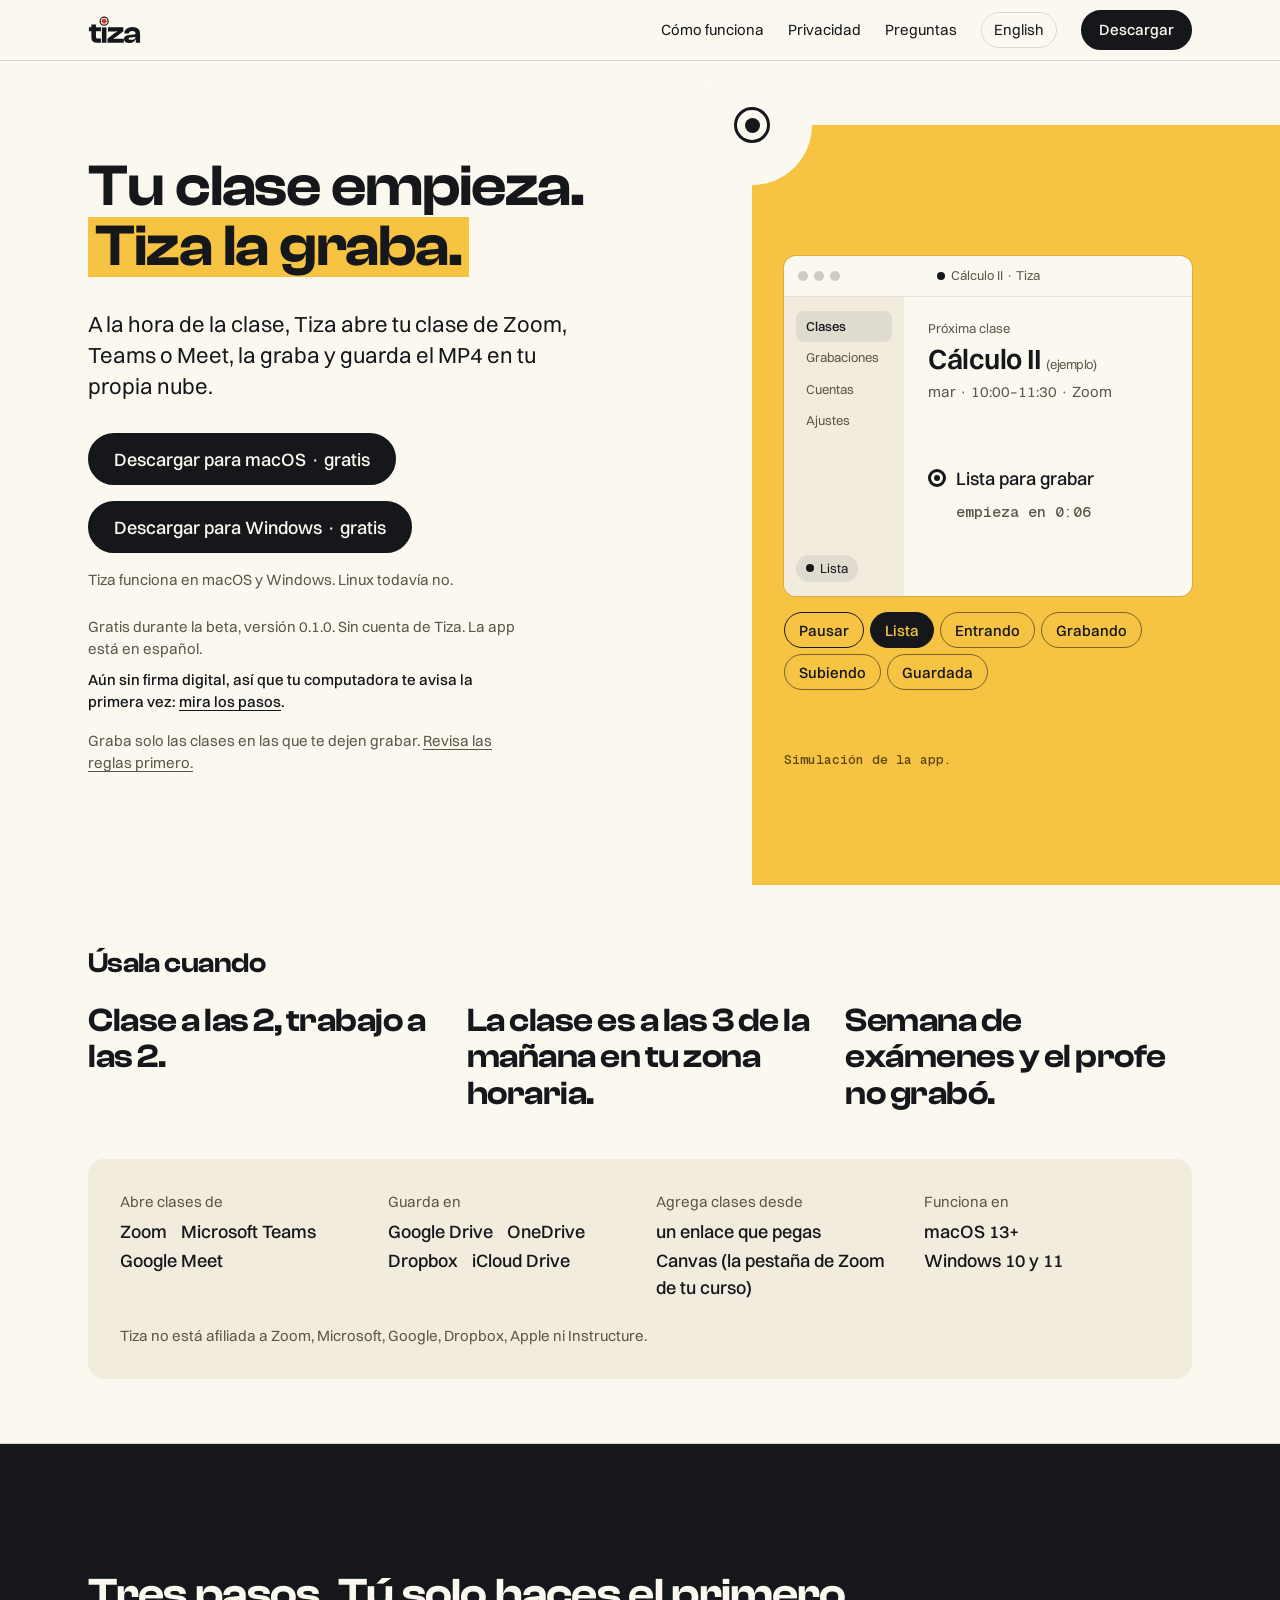
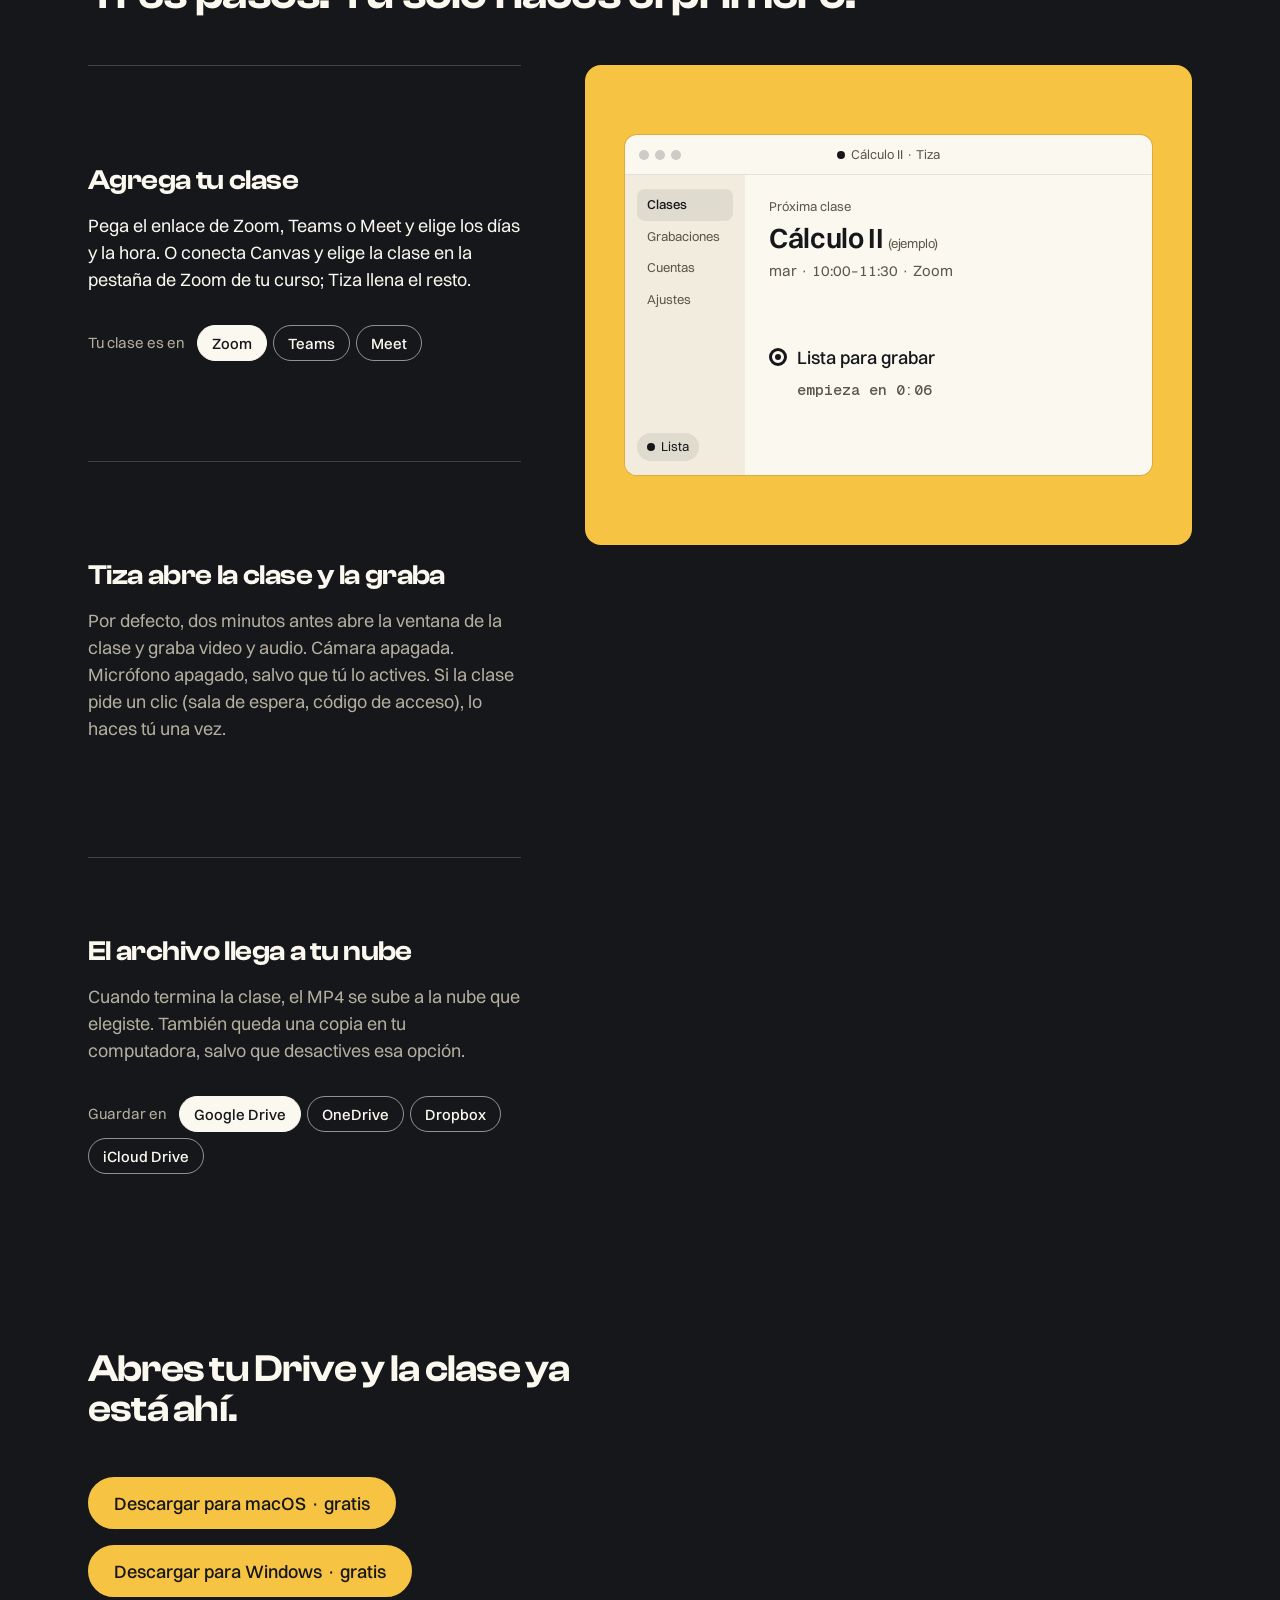
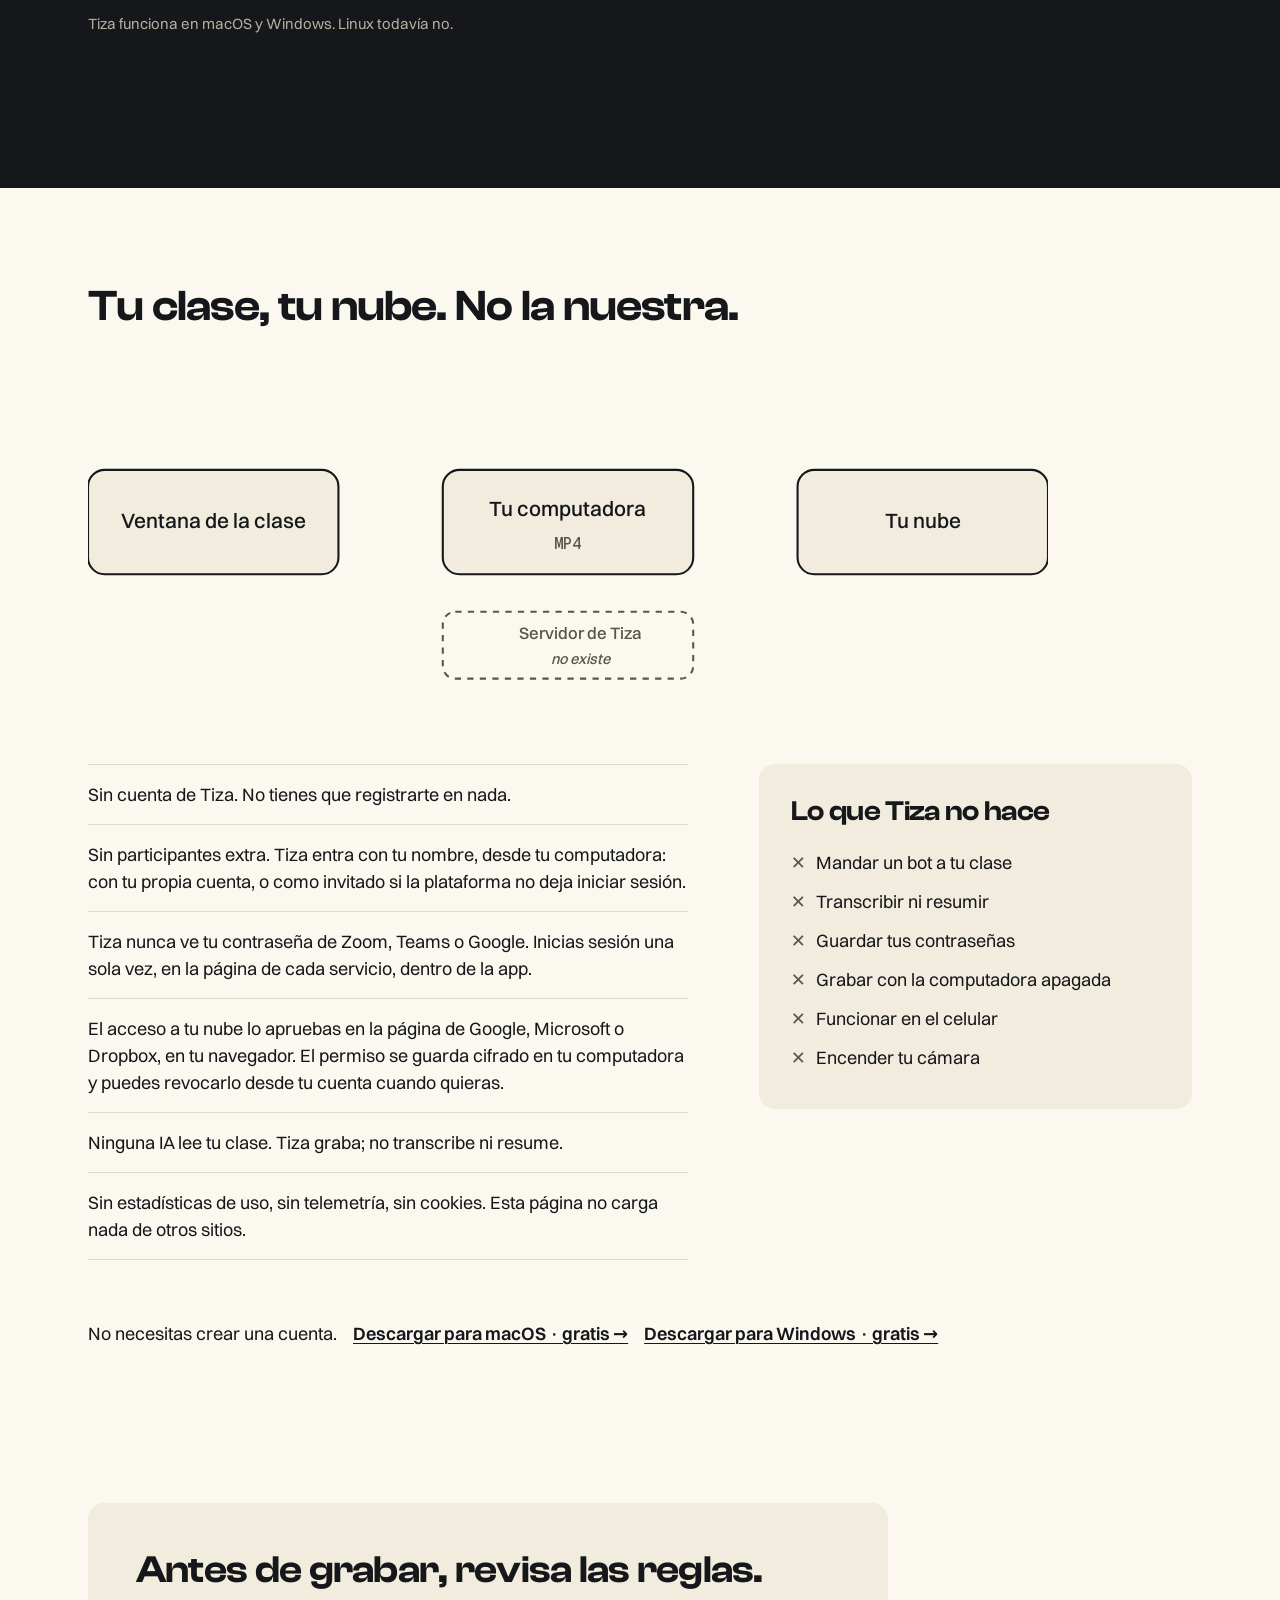
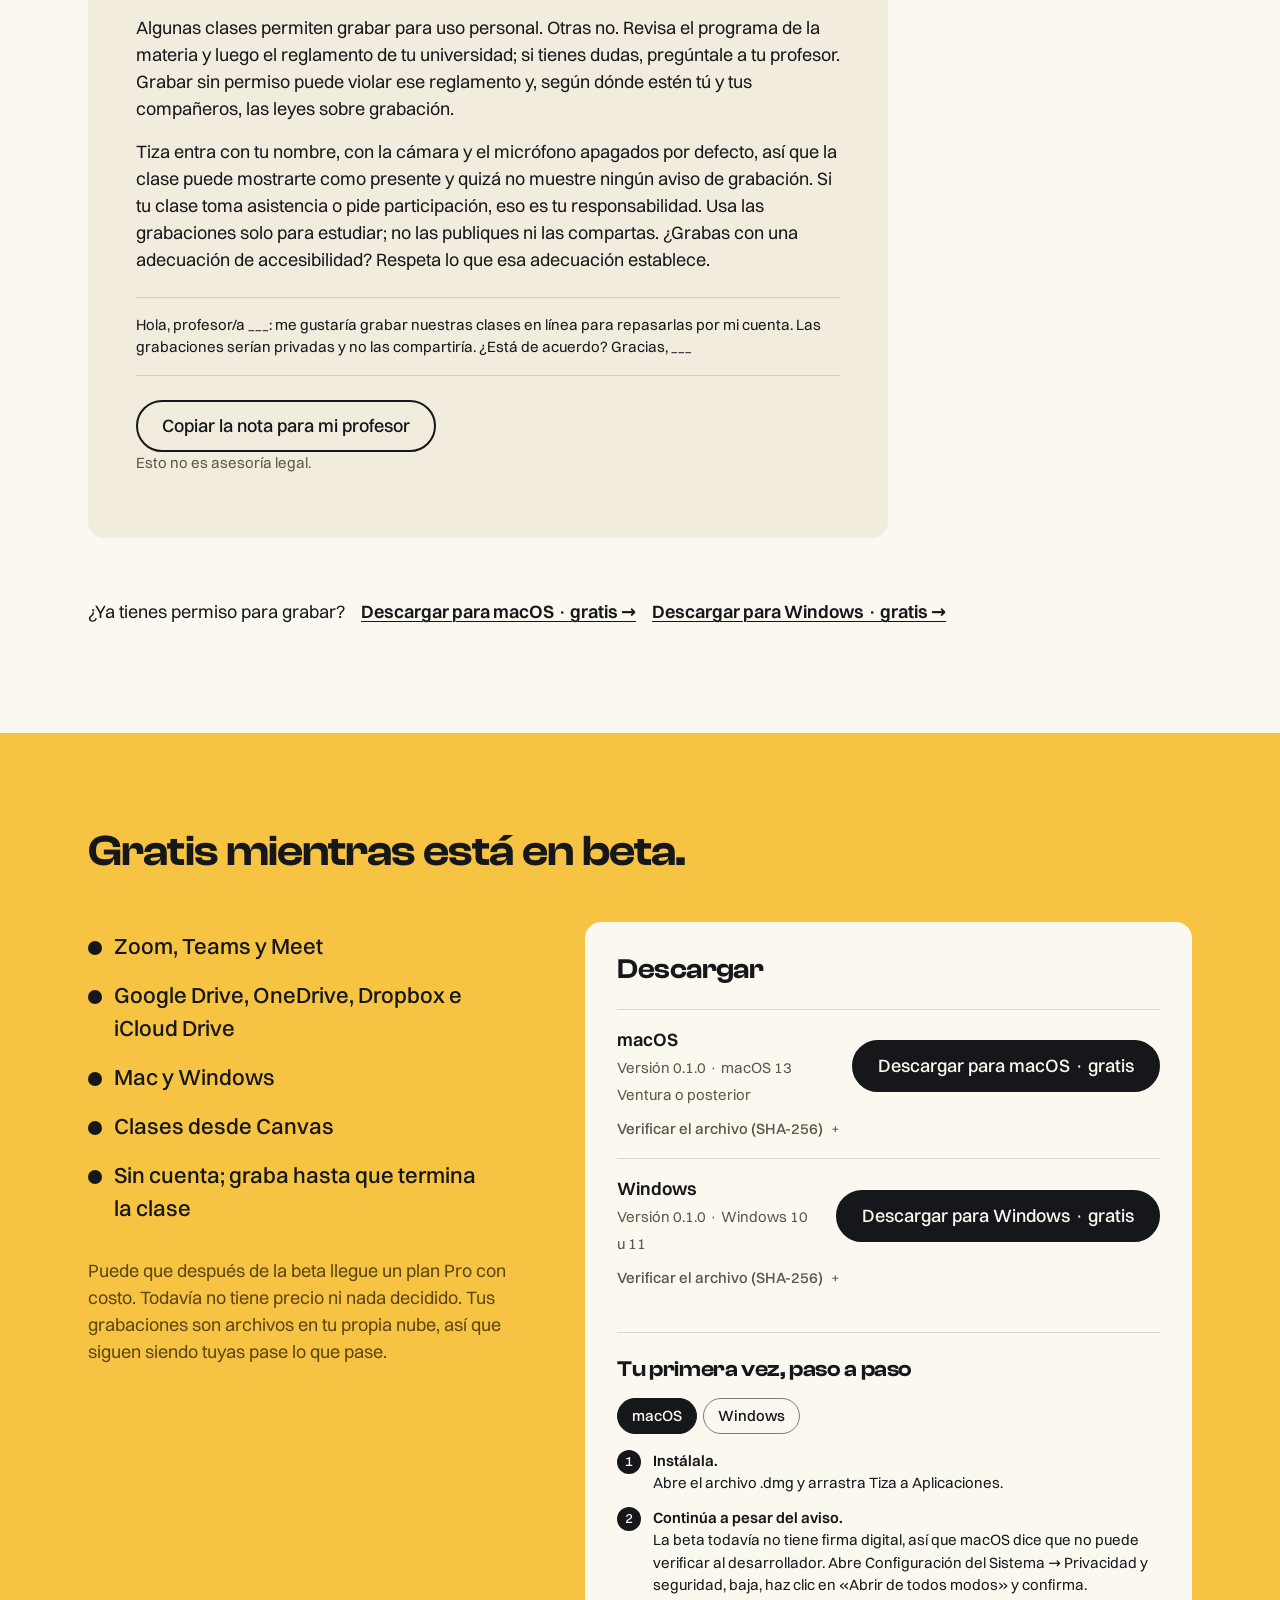
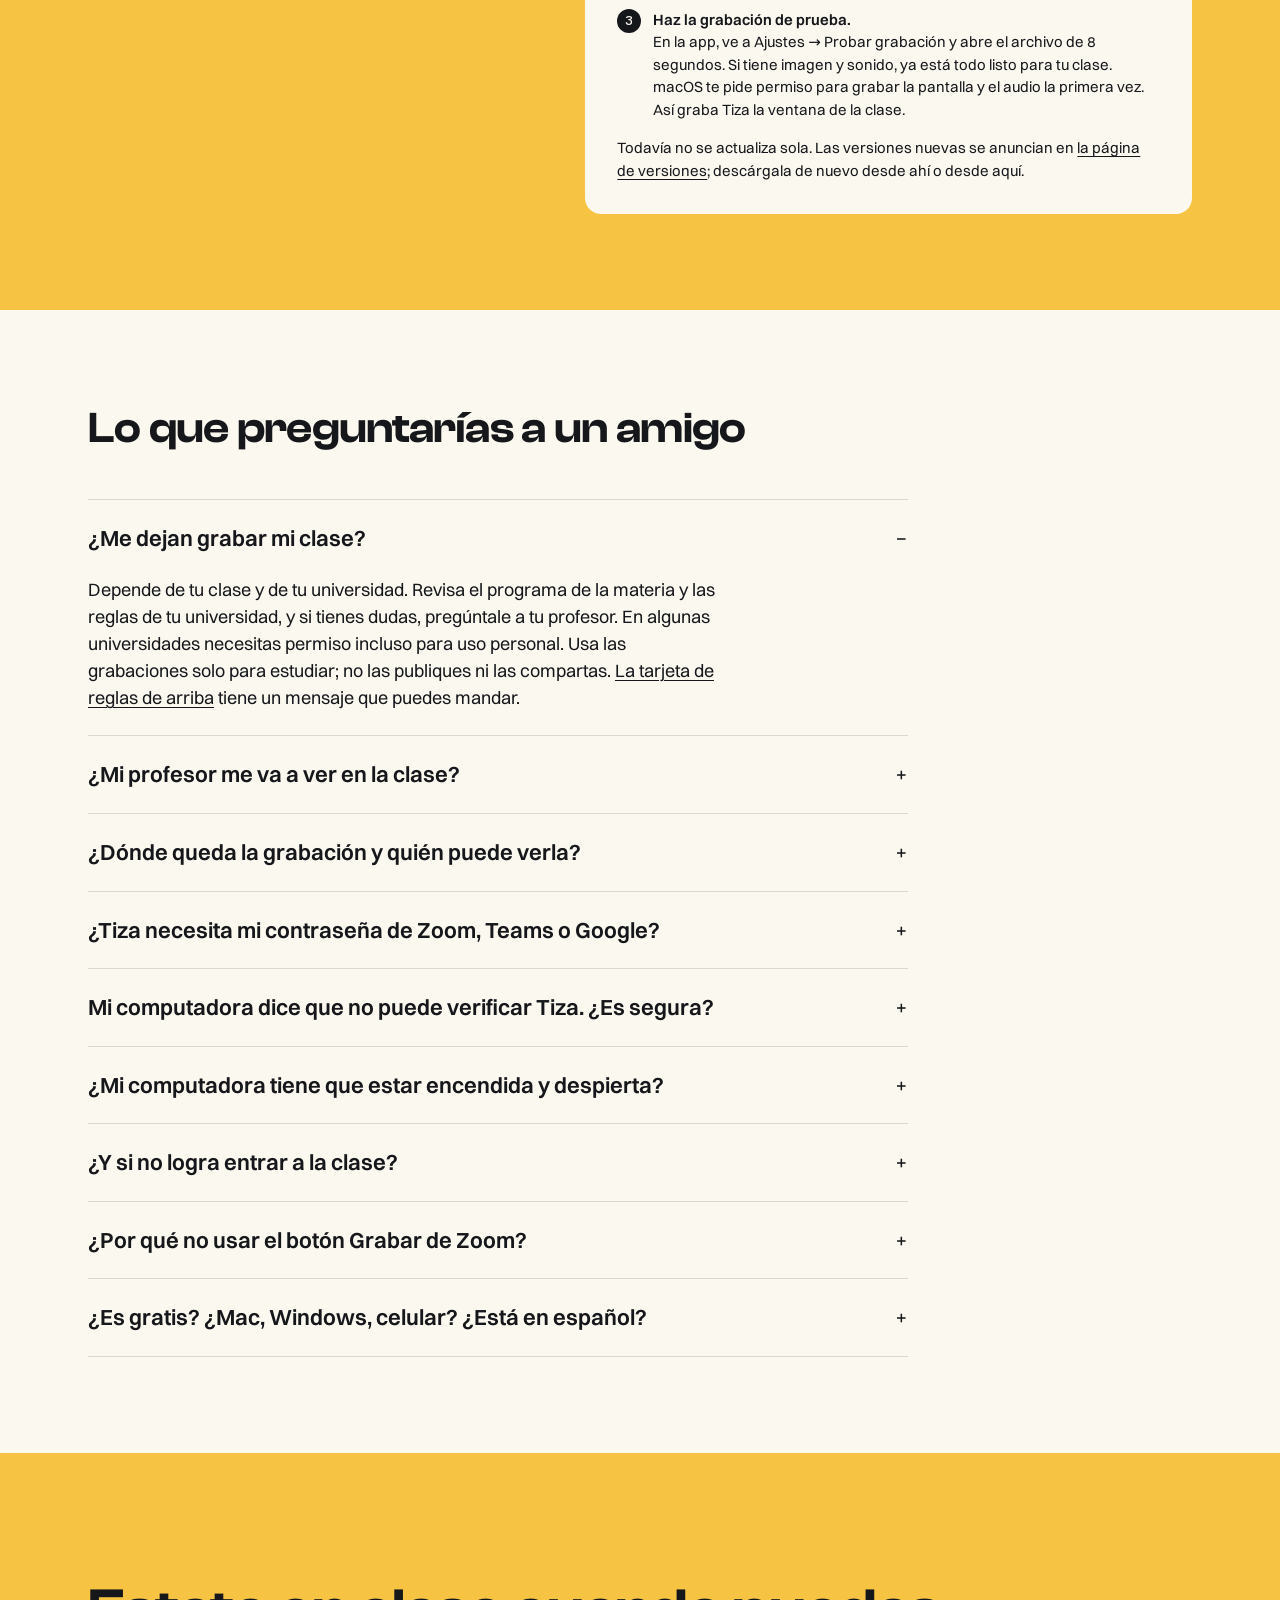
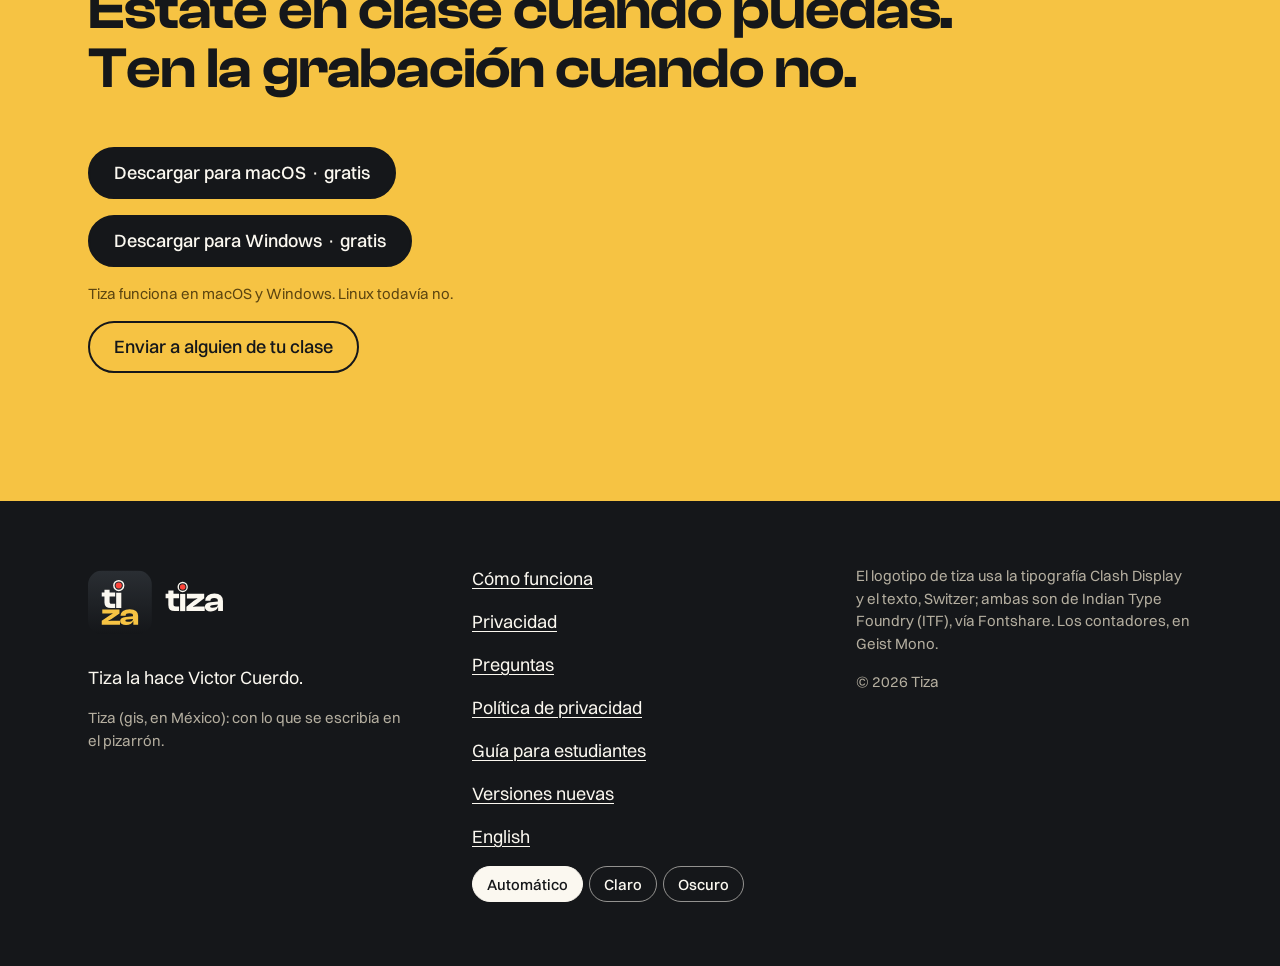
<file: es/index.html>
<!doctype html>
<html lang="es">
<head>
  <meta charset="utf-8">
  <meta name="viewport" content="width=device-width, initial-scale=1">
  <title>Tiza: graba tu clase en línea a su hora</title>
  <meta name="description" content="App gratis para Mac y Windows, hecha para estudiantes. Agrega tu clase de Zoom, Teams o Meet una vez; a su hora Tiza la abre, la graba y guarda el MP4 en tu propia nube.">
  <meta http-equiv="Content-Security-Policy" content="default-src 'none'; style-src 'self'; font-src 'self'; img-src 'self' data:; script-src 'self'; base-uri 'none'; form-action 'none'">
  <meta name="color-scheme" content="light dark">
  <meta name="theme-color" media="(prefers-color-scheme: light)" content="#fbf8f0">
  <meta name="theme-color" media="(prefers-color-scheme: dark)" content="#15171a">
  <meta property="og:title" content="Tiza: graba tu clase en línea a su hora">
  <meta property="og:description" content="App gratis para Mac y Windows, hecha para estudiantes. Agrega tu clase de Zoom, Teams o Meet una vez; a su hora Tiza la abre, la graba y guarda el MP4 en tu propia nube.">
  <meta property="og:type" content="website">
  <meta property="og:locale" content="es_LA">
  <meta property="og:locale:alternate" content="en_US">
  <meta property="og:image" content="https://techspot-2025.github.io/tiza/assets/og.png">
  <meta property="og:image:type" content="image/png">
  <meta property="og:image:width" content="1200">
  <meta property="og:image:height" content="630">
  <meta property="og:image:alt" content="La ventana de Tiza en estado Grabando, junto a la frase «Tu clase empieza. Tiza la graba.», sobre fondo amarillo miel.">
  <meta name="twitter:card" content="summary_large_image">
  <link rel="canonical" href="https://techspot-2025.github.io/tiza/es/">
  <meta property="og:url" content="https://techspot-2025.github.io/tiza/es/">
  <link rel="alternate" hreflang="en" href="https://techspot-2025.github.io/tiza/">
  <link rel="alternate" hreflang="es" href="https://techspot-2025.github.io/tiza/es/">
  <link rel="alternate" hreflang="x-default" href="https://techspot-2025.github.io/tiza/">
  <link rel="icon" href="../assets/tiza-icon.svg" type="image/svg+xml">
  <link rel="apple-touch-icon" href="../assets/apple-touch-icon.png">
  <script src="../theme.js"></script>
  <link rel="preload" href="../assets/fonts/ClashDisplay-Semibold.woff2" as="font" type="font/woff2" crossorigin>
  <link rel="preload" href="../assets/fonts/Switzer-Regular.woff2" as="font" type="font/woff2" crossorigin>
  <link rel="stylesheet" href="../styles.css">
</head>
<body>
<a class="skip" href="#main">Ir al contenido</a>

<header class="nav">
  <div class="nav-in">
    <a class="logo" href="https://techspot-2025.github.io/tiza/es/" aria-label="Tiza">
      <img src="../assets/tiza-wordmark.svg" alt="tiza" width="75" height="28" class="logo-light">
      <img src="../assets/tiza-wordmark-dark.svg" alt="" width="75" height="28" class="logo-dark" aria-hidden="true">
    </a>
    <nav class="nav-links" aria-label="Navegación principal">
      <a href="#how">Cómo funciona</a>
      <a href="#cloud">Privacidad</a>
      <a href="#faq">Preguntas</a>
    </nav>
    <a class="lang" href="https://techspot-2025.github.io/tiza/" hreflang="en" lang="en" aria-label="English: Read this page in English"><span class="lang-full">English</span><span class="lang-short" aria-hidden="true">EN</span></a>
    <div class="cta cta-nav" data-cta data-compact>
      <a class="btn btn-primary btn-sm" data-os="mac" href="https://github.com/TechSpot-2025/tiza/releases/download/v0.1.0/Tiza-0.1.0-mac-universal.dmg">Descargar para macOS · gratis</a>
      <a class="btn btn-primary btn-sm" data-os="win" href="https://github.com/TechSpot-2025/tiza/releases/download/v0.1.0/Tiza-0.1.0-win-x64.exe">Descargar para Windows · gratis</a>
    </div>
  </div>
</header>

<dialog class="dock" id="dock" aria-labelledby="dock-h" data-dock>
  <div class="dock-head">
    <h2 id="dock-h" tabindex="-1" data-dock-title></h2>
    <button type="button" class="dock-x" data-dock-close aria-label="Cerrar"><span aria-hidden="true">×</span></button>
  </div>
  <div data-dock-steps></div>
  <p class="small">¿No empezó la descarga? <a href="#download" data-dock-retry>Inténtalo de nuevo</a>.</p>
  <div class="dock-ask">
    <p>¿Conoces a alguien de la misma clase?</p>
    <div class="row">
      <button type="button" class="btn btn-ghost btn-sm" data-share data-ok="Enlace copiado." data-fail="No se pudo copiar. La dirección de esta página:" data-text="Tiza es una app gratis, en beta, que abre tu clase en línea a la hora de la clase, la graba y la guarda en tu propia nube.">Enviar a alguien de tu clase</button>
      <span class="status small" role="status"></span>
    </div>
  </div>
  
  
</dialog>

<main id="main">

  <!-- 1. Hero: fragment on a shaped stage -->
  <section class="hero" aria-labelledby="h1">
    <div class="hero-in">
      <div class="hero-text">
        <h1 id="h1"><span class="line">Tu clase empieza.</span> <mark>Tiza la graba.</mark></h1>
        <p class="lead">A la hora de la clase, Tiza abre tu clase de Zoom, Teams o Meet, la graba y guarda el MP4 en tu propia nube.</p>
        <div class="cta" data-cta>
          <a class="btn btn-primary" data-os="mac" href="https://github.com/TechSpot-2025/tiza/releases/download/v0.1.0/Tiza-0.1.0-mac-universal.dmg">Descargar para macOS · gratis</a>
          <a class="btn btn-primary" data-os="win" href="https://github.com/TechSpot-2025/tiza/releases/download/v0.1.0/Tiza-0.1.0-win-x64.exe">Descargar para Windows · gratis</a>
          
        </div>
        <p class="micro" data-returning>Gratis durante la beta, versión 0.1.0. Sin cuenta de Tiza. La app está en español.</p>
        <p class="micro warn">Aún sin firma digital, así que tu computadora te avisa la primera vez: <a href="#first-launch">mira los pasos</a>.</p>
        <p class="micro rules-line">Graba solo las clases en las que te dejen grabar. <a href="#rules">Revisa las reglas primero.</a></p>
      </div>

      <div class="stage ch-honey">
        <div class="notch" aria-hidden="true"><span class="ring"><span class="dot"></span></span></div>

        <!-- The demo: the app's next-class card, as a state machine. Cloned by app.js into #how. -->
        <div class="demo" id="demo-hero" data-state="ready" data-cloud="drive" data-platform="zoom">
          <div class="win" role="img" aria-label="Ventana principal de Tiza, simulada">
            <div class="win-bar">
              <span class="traffic" aria-hidden="true"><i></i><i></i><i></i></span>
              <span class="win-title"><span class="win-dot" aria-hidden="true"></span><span data-demo="title">Cálculo II · Tiza</span></span>
              <span class="win-spacer" aria-hidden="true"></span>
            </div>
            <div class="win-body">
              <aside class="win-side" aria-hidden="true">
                <ul>
                  <li class="on">Clases</li>
                  <li>Grabaciones</li>
                  <li>Cuentas</li>
                  <li>Ajustes</li>
                </ul>
                <span class="pill" data-demo="pill">Lista</span>
              </aside>
              <div class="win-main">
                <p class="win-eyebrow">Próxima clase</p>
                <p class="win-h">Cálculo II <small>(ejemplo)</small></p>
                <p class="win-when">mar · 10:00–11:30 · <span data-demo="platform">Zoom</span></p>
                <p class="win-status">
                  <span class="ring"><span class="dot"></span></span>
                  <span data-demo="status">Lista para grabar</span>
                  <span class="mono" data-demo="timer"></span>
                </p>
                <div class="bar" aria-hidden="true"><i data-demo="bar"></i></div>
                <p class="win-file mono" data-demo="file"></p>
              </div>
            </div>
          </div>
          <p class="sr-only" data-demo="live" role="status"></p>
          <div class="demo-ctl" role="group" aria-label="Controles de la demo" data-demo="ctl">
            <button type="button" class="chip" data-toggle>Pausar</button>
            <button type="button" class="chip" data-set="ready" aria-pressed="true">Lista</button>
            <button type="button" class="chip" data-set="joining" aria-pressed="false">Entrando</button>
            <button type="button" class="chip" data-set="recording" aria-pressed="false">Grabando</button>
            <button type="button" class="chip" data-set="uploading" aria-pressed="false">Subiendo</button>
            <button type="button" class="chip" data-set="saved" aria-pressed="false">Guardada</button>
          </div>
          <p class="demo-note" data-demo="note"></p>
        </div>
        <p class="caption">Simulación de la app.</p>
      </div>
    </div>
  </section>

  <!-- 2. Use it when + what it works with -->
  <section class="when" aria-labelledby="when-h">
    <div class="wrap">
      <h2 id="when-h" class="when-h">Úsala cuando</h2>
      <ul class="when-list" role="list">
        <li>Clase a las 2, trabajo a las 2.</li>
        <li>La clase es a las 3 de la mañana en tu zona horaria.</li>
        <li>Semana de exámenes y el profe no grabó.</li>
      </ul>
      <div class="works" aria-label="Con qué funciona Tiza">
        <dl class="works-list">
          <div><dt>Abre clases de</dt><dd><ul class="inline-list" role="list"><li>Zoom</li><li>Microsoft Teams</li><li>Google Meet</li></ul></dd></div>
          <div><dt>Guarda en</dt><dd><ul class="inline-list" role="list"><li>Google Drive</li><li>OneDrive</li><li>Dropbox</li><li>iCloud Drive</li></ul></dd></div>
          <div><dt>Agrega clases desde</dt><dd><ul class="inline-list" role="list"><li>un enlace que pegas</li><li>Canvas (la pestaña de Zoom de tu curso)</li></ul></dd></div>
          <div><dt>Funciona en</dt><dd><ul class="inline-list" role="list"><li>macOS 13+</li><li>Windows 10 y 11</li></ul></dd></div>
        </dl>
        <p class="small works-note">Tiza no está afiliada a Zoom, Microsoft, Google, Dropbox, Apple ni Instructure.</p>
      </div>
    </div>
  </section>

  <!-- 3. How it works: pinned demo, three steps -->
  <section class="how ch-ink" id="how" aria-labelledby="how-h">
    <div class="wrap">
      <h2 id="how-h">Tres pasos. Tú solo haces el primero.</h2>
      <div class="how-grid">
        <ol class="steps" role="list">
          <li class="step" data-step="ready">
            <h3>Agrega tu clase</h3>
            <p>Pega el enlace de Zoom, Teams o Meet y elige los días y la hora. O conecta Canvas y elige la clase en la pestaña de Zoom de tu curso; Tiza llena el resto.</p>
            <div class="seg" role="group" aria-labelledby="seg-platform">
              <span class="seg-label" id="seg-platform">Tu clase es en</span>
              <button type="button" class="chip" data-platform="zoom" aria-pressed="true">Zoom</button>
              <button type="button" class="chip" data-platform="teams" aria-pressed="false">Teams</button>
              <button type="button" class="chip" data-platform="meet" aria-pressed="false">Meet</button>
            </div>
          </li>
          <li class="step" data-step="recording">
            <h3>Tiza abre la clase y la graba</h3>
            <p>Por defecto, dos minutos antes abre la ventana de la clase y graba video y audio. Cámara apagada. Micrófono apagado, salvo que tú lo actives. Si la clase pide un clic (sala de espera, código de acceso), lo haces tú una vez.</p>
          </li>
          <li class="step" data-step="saved">
            <h3>El archivo llega a tu nube</h3>
            <p>Cuando termina la clase, el MP4 se sube a la nube que elegiste. También queda una copia en tu computadora, salvo que desactives esa opción.</p>
            <div class="seg" role="group" aria-labelledby="seg-cloud">
              <span class="seg-label" id="seg-cloud">Guardar en</span>
              <button type="button" class="chip" data-cloud="drive" aria-pressed="true">Google Drive</button>
              <button type="button" class="chip" data-cloud="onedrive" aria-pressed="false">OneDrive</button>
              <button type="button" class="chip" data-cloud="dropbox" aria-pressed="false">Dropbox</button>
              <button type="button" class="chip" data-cloud="icloud" aria-pressed="false">iCloud Drive</button>
            </div>
          </li>
        </ol>
        <div class="how-stage"><div class="how-sticky ch-honey" id="demo-how-slot"></div></div>
      </div>
      <p class="outcome">Abres tu Drive y la clase ya está ahí.</p>
      <div class="cta" data-cta>
        <a class="btn btn-primary" data-os="mac" href="https://github.com/TechSpot-2025/tiza/releases/download/v0.1.0/Tiza-0.1.0-mac-universal.dmg">Descargar para macOS · gratis</a>
        <a class="btn btn-primary" data-os="win" href="https://github.com/TechSpot-2025/tiza/releases/download/v0.1.0/Tiza-0.1.0-win-x64.exe">Descargar para Windows · gratis</a>
        
      </div>
    </div>
  </section>

  <!-- 4. Your class, your cloud -->
  <section class="cloud" id="cloud" aria-labelledby="cloud-h">
    <div class="wrap">
      <h2 id="cloud-h">Tu clase, tu nube. No la nuestra.</h2>
      <svg class="diagram" viewBox="0 0 920 310" role="img" aria-label="Diagrama: la ventana de la clase se graba en tu computadora como MP4 y se sube directo a tu nube. No hay ningún servidor de Tiza en medio." data-diagram>
        <defs>
          <marker id="arr" viewBox="0 0 10 10" refX="9" refY="5" markerWidth="8" markerHeight="8" orient="auto-start-reverse"><path d="M0 0 L10 5 L0 10 z"/></marker>
        </defs>
        <g class="node">
          <rect x="0" y="90" width="240" height="100" rx="16"/>
          <text x="120" y="146" text-anchor="middle">Ventana de la clase</text>
        </g>
        <path class="arrow" d="M242 140 H326" data-arrow/>
        <g class="node">
          <rect x="340" y="90" width="240" height="100" rx="16"/>
          <text x="460" y="134" text-anchor="middle">Tu computadora</text>
          <text x="460" y="166" text-anchor="middle" class="mono-t">MP4</text>
        </g>
        <path class="arrow" d="M582 140 H666" data-arrow/>
        <g class="node">
          <rect x="680" y="90" width="240" height="100" rx="16"/>
          <text x="800" y="146" text-anchor="middle" data-demo="cloudname">Tu nube</text>
        </g>
        <g class="node ghost">
          <rect x="340" y="226" width="240" height="64" rx="12"/>
          <path class="cross" d="M362 248 L382 268 M382 248 L362 268"/>
          <text x="472" y="252" text-anchor="middle">Servidor de Tiza</text>
          <text x="472" y="276" text-anchor="middle" class="sub">no existe</text>
        </g>
      </svg>
      <ol class="diagram-stack" role="list" aria-label="Diagrama: la ventana de la clase se graba en tu computadora como MP4 y se sube directo a tu nube. No hay ningún servidor de Tiza en medio.">
        <li>Ventana de la clase</li>
        <li>Tu computadora <span class="mono small">MP4</span></li>
        <li data-demo="cloudname2">Tu nube</li>
        <li class="ghost">Servidor de Tiza: no existe</li>
      </ol>
      <div class="cloud-grid">
        <ul class="facts" role="list">
          <li>Sin cuenta de Tiza. No tienes que registrarte en nada.</li>
          <li>Sin participantes extra. Tiza entra con tu nombre, desde tu computadora: con tu propia cuenta, o como invitado si la plataforma no deja iniciar sesión.</li>
          <li>Tiza nunca ve tu contraseña de Zoom, Teams o Google. Inicias sesión una sola vez, en la página de cada servicio, dentro de la app.</li>
          <li>El acceso a tu nube lo apruebas en la página de Google, Microsoft o Dropbox, en tu navegador. El permiso se guarda cifrado en tu computadora y puedes revocarlo desde tu cuenta cuando quieras.</li>
          <li>Ninguna IA lee tu clase. Tiza graba; no transcribe ni resume.</li>
          <li>Sin estadísticas de uso, sin telemetría, sin cookies. Esta página no carga nada de otros sitios.</li>
        </ul>
        <div class="dont">
          <h3>Lo que Tiza no hace</h3>
          <ul role="list">
            <li>Mandar un bot a tu clase</li>
            <li>Transcribir ni resumir</li>
            <li>Guardar tus contraseñas</li>
            <li>Grabar con la computadora apagada</li>
            <li>Funcionar en el celular</li>
            <li>Encender tu cámara</li>
          </ul>
        </div>
      </div>
      <p class="next" data-cta data-quiet><span>No necesitas crear una cuenta.</span> <a data-os="mac" href="https://github.com/TechSpot-2025/tiza/releases/download/v0.1.0/Tiza-0.1.0-mac-universal.dmg">Descargar para macOS · gratis</a> <a data-os="win" href="https://github.com/TechSpot-2025/tiza/releases/download/v0.1.0/Tiza-0.1.0-win-x64.exe">Descargar para Windows · gratis</a></p>
    </div>
  </section>

  <!-- 5. Check the rules -->
  <section class="rules" id="rules" aria-labelledby="rules-h">
    <div class="wrap">
      <div class="rules-card">
        <h2 id="rules-h">Antes de grabar, revisa las reglas.</h2>
        <p>Algunas clases permiten grabar para uso personal. Otras no. Revisa el programa de la materia y luego el reglamento de tu universidad; si tienes dudas, pregúntale a tu profesor. Grabar sin permiso puede violar ese reglamento y, según dónde estén tú y tus compañeros, las leyes sobre grabación.</p>
        <p>Tiza entra con tu nombre, con la cámara y el micrófono apagados por defecto, así que la clase puede mostrarte como presente y quizá no muestre ningún aviso de grabación. Si tu clase toma asistencia o pide participación, eso es tu responsabilidad. Usa las grabaciones solo para estudiar; no las publiques ni las compartas. ¿Grabas con una adecuación de accesibilidad? Respeta lo que esa adecuación establece.</p>
        <blockquote class="template" id="rules-template">Hola, profesor/a ___: me gustaría grabar nuestras clases en línea para repasarlas por mi cuenta. Las grabaciones serían privadas y no las compartiría. ¿Está de acuerdo? Gracias, ___</blockquote>
        <div class="row">
          <button type="button" class="btn btn-ghost" data-copy="#rules-template" data-ok="Copiado. Pégalo en un correo." data-fail="No se pudo copiar. Selecciona el texto de arriba.">Copiar la nota para mi profesor</button>
          <span class="status small" role="status"></span>
        </div>
        <p class="small">Esto no es asesoría legal.</p>
      </div>
      <p class="next" data-cta data-quiet><span>¿Ya tienes permiso para grabar?</span> <a data-os="mac" href="https://github.com/TechSpot-2025/tiza/releases/download/v0.1.0/Tiza-0.1.0-mac-universal.dmg">Descargar para macOS · gratis</a> <a data-os="win" href="https://github.com/TechSpot-2025/tiza/releases/download/v0.1.0/Tiza-0.1.0-win-x64.exe">Descargar para Windows · gratis</a></p>
    </div>
  </section>

  <!-- 6. Free during beta + download panel -->
  <section class="beta ch-honey" id="beta" aria-labelledby="beta-h">
    <div class="wrap">
      <h2 id="beta-h">Gratis mientras está en beta.</h2>
      <div class="beta-grid">
        <div>
          <ul class="checks" role="list">
            <li>Zoom, Teams y Meet</li>
            <li>Google Drive, OneDrive, Dropbox e iCloud Drive</li>
            <li>Mac y Windows</li>
            <li>Clases desde Canvas</li>
            <li>Sin cuenta; graba hasta que termina la clase</li>
          </ul>
          <p class="pro">Puede que después de la beta llegue un plan Pro con costo. Todavía no tiene precio ni nada decidido. Tus grabaciones son archivos en tu propia nube, así que siguen siendo tuyas pase lo que pase.</p>
          
          
        </div>
        <div class="dl" id="download" data-download>
          <h3>Descargar</h3>
          <div class="dl-row" data-dl="mac">
            <div>
              <strong>macOS</strong>
              <span class="small">Versión 0.1.0 · macOS 13 Ventura o posterior</span>
            </div>
            <a class="btn btn-primary" data-os="mac" data-dl-link href="https://github.com/TechSpot-2025/tiza/releases/download/v0.1.0/Tiza-0.1.0-mac-universal.dmg">Descargar para macOS · gratis</a>
            <p class="small" data-dl-unpublished id="dl-unpub-mac" hidden>La beta todavía no está disponible. Vuelve pronto.</p>
            <details class="verify"><summary>Verificar el archivo (SHA-256)</summary><div><p class="mono">1ab8c67288e3fcd1087ebeaea576725f232a8c505f8e747f69bdfefc877d3ee9</p><p class="small">En Terminal, escribe <code>shasum -a 256</code> y un espacio, arrastra el archivo descargado a la ventana y presiona Return. El resultado debe coincidir con la línea de arriba.</p></div></details>
          </div>
          <div class="dl-row" data-dl="win">
            <div>
              <strong>Windows</strong>
              <span class="small">Versión 0.1.0 · Windows 10 u 11</span>
            </div>
            <a class="btn btn-primary" data-os="win" data-dl-link href="https://github.com/TechSpot-2025/tiza/releases/download/v0.1.0/Tiza-0.1.0-win-x64.exe">Descargar para Windows · gratis</a>
            <p class="small" data-dl-unpublished id="dl-unpub-win" hidden>La beta todavía no está disponible. Vuelve pronto.</p>
            <details class="verify"><summary>Verificar el archivo (SHA-256)</summary><div><p class="mono">a8528fad26ad4a347825c7c0618d7e5efdd7f41d6657ada2cfd0c28a68e9090b</p><p class="small">En PowerShell, escribe <code>Get-FileHash</code> y un espacio, arrastra el archivo descargado a la ventana y presiona Enter. El resultado debe coincidir con la línea de arriba.</p></div></details>
          </div>
          <p class="small" data-dl-notify hidden><a data-dl-notify-link href="#download">Avísame por correo cuando salga</a></p>
          <div class="first" id="first-launch" data-first>
            <h4>Tu primera vez, paso a paso</h4>
            <div class="seg os-tabs" role="group" aria-label="Mostrar los pasos para">
              <button type="button" class="chip" data-os-tab="mac" aria-pressed="false">macOS</button>
              <button type="button" class="chip" data-os-tab="win" aria-pressed="false">Windows</button>
            </div>
            <div data-run="mac">
              <p class="run-os">macOS</p>
              <ol class="run" role="list">
                <li><strong>Instálala.</strong> Abre el archivo .dmg y arrastra Tiza a Aplicaciones.</li>
                <li><strong>Continúa a pesar del aviso.</strong> La beta todavía no tiene firma digital, así que macOS dice que no puede verificar al desarrollador. Abre Configuración del Sistema → Privacidad y seguridad, baja, haz clic en «Abrir de todos modos» y confirma.</li>
                <li><strong>Haz la grabación de prueba.</strong> En la app, ve a Ajustes → Probar grabación y abre el archivo de 8 segundos. Si tiene imagen y sonido, ya está todo listo para tu clase. <span class="more">macOS te pide permiso para grabar la pantalla y el audio la primera vez. Así graba Tiza la ventana de la clase.</span></li>
              </ol>
            </div>
            <div data-run="win">
              <p class="run-os">Windows</p>
              <ol class="run" role="list">
                <li><strong>Instálala.</strong> Ejecuta el instalador.</li>
                <li><strong>Continúa a pesar del aviso.</strong> La beta todavía no tiene firma digital, así que puede aparecer «Windows protegió su PC». Haz clic en «Más información» y luego en «Ejecutar de todas formas». <span class="more">En una computadora nueva con Windows 11 y Control inteligente de aplicaciones activado, una app sin firmar puede bloquearse por completo; esa computadora necesita una versión firmada.</span></li>
                <li><strong>Haz la grabación de prueba.</strong> En la app, ve a Ajustes → Probar grabación y abre el archivo de 8 segundos. Si tiene imagen y sonido, ya está todo listo para tu clase.</li>
              </ol>
            </div>
            
            <p>Todavía no se actualiza sola. Las versiones nuevas se anuncian en <a href="https://github.com/TechSpot-2025/tiza/releases" rel="noreferrer">la página de versiones</a>; descárgala de nuevo desde ahí o desde aquí.</p>
            
          </div>
        </div>
      </div>
    </div>
  </section>

  <!-- 7. FAQ -->
  <section class="faq" id="faq" aria-labelledby="faq-h">
    <div class="wrap"><div class="faq-in">
      <h2 id="faq-h">Lo que preguntarías a un amigo</h2>
      <details id="faq-rules" open><summary>¿Me dejan grabar mi clase?</summary><div>Depende de tu clase y de tu universidad. Revisa el programa de la materia y las reglas de tu universidad, y si tienes dudas, pregúntale a tu profesor. En algunas universidades necesitas permiso incluso para uso personal. Usa las grabaciones solo para estudiar; no las publiques ni las compartas. <a href="#rules">La tarjeta de reglas de arriba</a> tiene un mensaje que puedes mandar.</div></details>
      <details id="faq-present"><summary>¿Mi profesor me va a ver en la clase?</summary><div>Sí. Tiza abre la clase con tu nombre (tu propia cuenta, o como invitado con tu nombre si Google Meet no deja iniciar sesión), con la cámara y el micrófono apagados por defecto. Si tu clase pasa lista o llama a participar, eso es tu responsabilidad.</div></details>
      <details id="faq-where"><summary>¿Dónde queda la grabación y quién puede verla?</summary><div>Un MP4 va a la nube que elijas: Google Drive, OneDrive, Dropbox o tu carpeta de iCloud Drive, que tu computadora sincroniza. Queda en tu cuenta: solo lo ves tú y quien tú decidas. No hay un servidor de Tiza en medio. También queda una copia en tu computadora, salvo que desactives esa opción. El espacio gratis en la nube se llena rápido; revisa cuánto te queda.</div></details>
      <details id="faq-password"><summary>¿Tiza necesita mi contraseña de Zoom, Teams o Google?</summary><div>No. Inicias sesión una vez dentro de la app, en la propia página de Zoom, Microsoft o Google, y la app recuerda esa sesión. Tiza nunca guarda tu contraseña. Para tu nube, apruebas el acceso en la página del proveedor, en tu navegador, y el permiso se guarda cifrado en tu computadora.</div></details>
      <details id="faq-safe"><summary>Mi computadora dice que no puede verificar Tiza. ¿Es segura?</summary><div>La beta todavía no tiene firma digital; por eso tu computadora te avisa. Tiza no tiene cuenta ni servidor propio, así que una grabación va de tu computadora a la nube que conectes. Puedes comprobar que tu archivo coincide con el SHA-256 que aparece en la sección Descargar. Si prefieres esperar una versión firmada, es una decisión razonable.</div></details>
      <details id="faq-asleep"><summary>¿Mi computadora tiene que estar encendida y despierta?</summary><div>Tiene que estar encendida y con Tiza abierta. Tiza puede abrirse al iniciar sesión y esperar en la barra de menús (Mac) o en la bandeja del sistema (Windows). Si puede quedarse dormida, activa «Despertar antes de clase» y Tiza la despierta unos minutos antes; en Mac te pide la contraseña de administrador cada vez que programa los próximos despertares, así que verás ese aviso de vez en cuando. Si está apagada o sin batería, Tiza no puede grabar, así que déjala conectada.</div></details>
      <details id="faq-join"><summary>¿Y si no logra entrar a la clase?</summary><div>Entra sola cuando puede. Con un código de acceso, una sala de espera o una sesión expirada, puede que tengas que intervenir una vez; la ventana de la clase se queda abierta para que hagas clic. Si cambia el enlace, abre la clase en Tiza y pega el nuevo. Las clases agregadas desde Canvas guardan el enlace de Zoom permanente del curso, no el enlace de un solo uso de Canvas. Haz la prueba de grabación en Ajustes antes de la primera clase real.</div></details>
      <details id="faq-zoom"><summary>¿Por qué no usar el botón Grabar de Zoom?</summary><div>Muchas veces solo el anfitrión puede grabar, y sus grabaciones en la nube quedan en su cuenta; algunas universidades las borran después de unas semanas. Tiza graba de tu lado, empieza sola a la hora de la clase y deja el archivo en tu nube. Si tu universidad ya publica todas las grabaciones, quizá no necesites Tiza.</div></details>
      <details id="faq-free"><summary>¿Es gratis? ¿Mac, Windows, celular? ¿Está en español?</summary><div>Gratis durante la beta; puede que más adelante haya un plan Pro, sin precio decidido. macOS 13 o posterior y Windows 10 u 11. No hay app para celular: grabar una clase necesita una computadora. La app está en español; esta página está en los dos idiomas.</div></details>
    </div></div>
  </section>

  <!-- 8. Final CTA -->
  <section class="final ch-honey" aria-labelledby="final-h">
    <div class="wrap">
      <h2 id="final-h" class="poster"><span class="line">Estate en clase cuando puedas.</span> <span class="line">Ten la grabación cuando no.</span></h2>
      <div class="cta" data-cta>
        <a class="btn btn-primary" data-os="mac" href="https://github.com/TechSpot-2025/tiza/releases/download/v0.1.0/Tiza-0.1.0-mac-universal.dmg">Descargar para macOS · gratis</a>
        <a class="btn btn-primary" data-os="win" href="https://github.com/TechSpot-2025/tiza/releases/download/v0.1.0/Tiza-0.1.0-win-x64.exe">Descargar para Windows · gratis</a>
        
      </div>
      <div class="row">
        <button type="button" class="btn btn-ghost" data-share data-ok="Enlace copiado." data-fail="No se pudo copiar. La dirección de esta página:" data-text="Tiza es una app gratis, en beta, que abre tu clase en línea a la hora de la clase, la graba y la guarda en tu propia nube.">Enviar a alguien de tu clase</button>
        <span class="status small" role="status"></span>
      </div>
    </div>
  </section>
</main>

<footer class="foot ch-ink">
  <div class="wrap foot-in">
    <div class="foot-col">
      <img src="../assets/tiza-lockup-dark.svg" alt="tiza" width="140" height="75">
      <p>Tiza la hace Victor Cuerdo. <span data-contact hidden>Dudas, errores o ideas: <a data-contact-link href="#"></a></span></p>
      <p class="small">Tiza (gis, en México): con lo que se escribía en el pizarrón.</p>
    </div>
    <div class="foot-col">
      <nav aria-label="Pie de página">
        <p><a href="#how">Cómo funciona</a></p>
        <p><a href="#cloud">Privacidad</a></p>
        <p><a href="#faq">Preguntas</a></p>
      </nav>
      <p><a href="../privacidad.html">Política de privacidad</a> <span class="small"></span></p>
      <p><a href="../guia-estudiante.html">Guía para estudiantes</a> <span class="small"></span></p>
      <p><a href="https://github.com/TechSpot-2025/tiza/releases" rel="noreferrer">Versiones nuevas</a></p>
      
      <p><a href="https://techspot-2025.github.io/tiza/" hreflang="en" lang="en">English</a></p>
      <div class="theme" role="group" aria-label="Tema" data-theme-ctl>
        <button type="button" class="chip" data-theme-set="auto" aria-pressed="true">Automático</button>
        <button type="button" class="chip" data-theme-set="light" aria-pressed="false">Claro</button>
        <button type="button" class="chip" data-theme-set="dark" aria-pressed="false">Oscuro</button>
      </div>
    </div>
    <div class="foot-col foot-legal">
      <p class="small">El logotipo de tiza usa la tipografía Clash Display y el texto, Switzer; ambas son de Indian Type Foundry (ITF), vía Fontshare. Los contadores, en Geist Mono.</p>
      <p class="small">© 2026 Tiza</p>
    </div>
  </div>
</footer>

<script id="config" type="application/json">{"version":"0.1.0","downloads":{"mac":{"url":"https://github.com/TechSpot-2025/tiza/releases/download/v0.1.0/Tiza-0.1.0-mac-universal.dmg","version":"0.1.0"},"win":{"url":"https://github.com/TechSpot-2025/tiza/releases/download/v0.1.0/Tiza-0.1.0-win-x64.exe","version":"0.1.0"}},"signed":false,"contactEmail":""}</script>
<script id="i18n" type="application/json">{"lang":"es","alt_lang_label":"English","alt_lang_aria":"Read this page in English","meta_title":"Tiza: graba tu clase en línea a su hora","meta_desc":"App gratis para Mac y Windows, hecha para estudiantes. Agrega tu clase de Zoom, Teams o Meet una vez; a su hora Tiza la abre, la graba y guarda el MP4 en tu propia nube.","skip":"Ir al contenido","nav_how":"Cómo funciona","nav_privacy":"Privacidad","nav_faq":"Preguntas","nav_aria":"Navegación principal","logo_alt":"tiza","cta_mac":"Descargar para macOS · gratis","cta_win":"Descargar para Windows · gratis","cta_other_mac":"También para macOS","cta_other_win":"También para Windows","cta_mobile":"Enviarlo a mi computadora","cta_mobile_note":"Tiza graba en una computadora que esté encendida a la hora de la clase, así que no hay versión para celular. Abre esta página en tu Mac o en tu computadora con Windows para instalarla.","cta_mobile_copied":"Enlace copiado. Ábrelo en tu computadora.","cta_mobile_fail":"Copia la dirección de esta página y ábrela en tu computadora.","hero_lead":"A la hora de la clase, Tiza abre tu clase de Zoom, Teams o Meet, la graba y guarda el MP4 en tu propia nube.","hero_micro":"Gratis durante la beta, versión 0.1.0. Sin cuenta de Tiza. La app está en español.","hero_rules":"Graba solo las clases en las que te dejen grabar. <a href=\"#rules\">Revisa las reglas primero.</a>","demo_caption":"Simulación de la app.","demo_title":"Cálculo II · Tiza","demo_side_classes":"Clases","demo_side_recordings":"Grabaciones","demo_side_accounts":"Cuentas","demo_side_settings":"Ajustes","demo_next":"Próxima clase","demo_class":"Cálculo II","demo_example":"ejemplo","demo_when":"mar · 10:00–11:30","demo_st_ready":"Lista para grabar","demo_st_countdown":"empieza en","demo_st_joining":"Abriendo la clase…","demo_st_recording":"Grabando","demo_st_uploading":"Subiendo a {cloud}","demo_st_uploading_icloud":"Copiando a tu carpeta de iCloud Drive","demo_st_saved":"Guardada en {cloud}","demo_st_saved_icloud":"Copiada a iCloud Drive","demo_file":"Cálculo II · {date}.mp4","demo_pill_ready":"Lista","demo_pill_rec":"Grabando","demo_pill_done":"Guardada","demo_ctl_ready":"Lista","demo_ctl_joining":"Entrando","demo_ctl_recording":"Grabando","demo_ctl_uploading":"Subiendo","demo_ctl_saved":"Guardada","demo_stopped":"Reproducción automática desactivada. Elige un estado o pulsa Reproducir.","when_h2":"Úsala cuando","when_1":"Clase a las 2, trabajo a las 2.","when_2":"La clase es a las 3 de la mañana en tu zona horaria.","when_3":"Semana de exámenes y el profe no grabó.","works_opens":"Abre clases de","works_opens_v":"Zoom · Microsoft Teams · Google Meet","works_saves":"Guarda en","works_saves_v":"Google Drive · OneDrive · Dropbox · iCloud Drive","works_adds":"Agrega clases desde","works_adds_v":"un enlace que pegas · Canvas (la pestaña de Zoom de tu curso)","works_runs":"Funciona en","works_runs_v":"macOS 13+ · Windows 10 y 11","works_note":"Tiza no está afiliada a Zoom, Microsoft, Google, Dropbox, Apple ni Instructure.","how_h2":"Tres pasos. Tú solo haces el primero.","step1_t":"Agrega tu clase","step1_b":"Pega el enlace de Zoom, Teams o Meet y elige los días y la hora. O conecta Canvas y elige la clase en la pestaña de Zoom de tu curso; Tiza llena el resto.","step2_t":"Tiza abre la clase y la graba","step2_b":"Por defecto, dos minutos antes abre la ventana de la clase y graba video y audio. Cámara apagada. Micrófono apagado, salvo que tú lo actives. Si la clase pide un clic (sala de espera, código de acceso), lo haces tú una vez.","step3_t":"El archivo llega a tu nube","step3_b":"Cuando termina la clase, el MP4 se sube a la nube que elegiste. También queda una copia en tu computadora, salvo que desactives esa opción.","how_outcome":"Abres tu Drive y la clase ya está ahí.","sel_platform":"Tu clase es en","sel_cloud":"Guardar en","cloud_h2":"Tu clase, tu nube. No la nuestra.","d_class":"Ventana de la clase","d_pc":"Tu computadora","d_pc_sub":"MP4","d_cloud":"Tu nube","d_server":"Servidor de Tiza","d_server_sub":"no existe","d_aria":"Diagrama: la ventana de la clase se graba en tu computadora como MP4 y se sube directo a tu nube. No hay ningún servidor de Tiza en medio.","cloud_1":"Sin cuenta de Tiza. No tienes que registrarte en nada.","cloud_2":"Sin participantes extra. Tiza entra con tu nombre, desde tu computadora: con tu propia cuenta, o como invitado si la plataforma no deja iniciar sesión.","cloud_3":"Tiza nunca ve tu contraseña de Zoom, Teams o Google. Inicias sesión una sola vez, en la página de cada servicio, dentro de la app.","cloud_4":"El acceso a tu nube lo apruebas en la página de Google, Microsoft o Dropbox, en tu navegador. El permiso se guarda cifrado en tu computadora y puedes revocarlo desde tu cuenta cuando quieras.","cloud_5":"Ninguna IA lee tu clase. Tiza graba; no transcribe ni resume.","og_image_alt":"La ventana de Tiza en estado Grabando, junto a la frase «Tu clase empieza. Tiza la graba.», sobre fondo amarillo miel.","cloud_6":"Sin estadísticas de uso, sin telemetría, sin cookies. Esta página no carga nada de otros sitios.","dont_h3":"Lo que Tiza no hace","dont_1":"Mandar un bot a tu clase","dont_2":"Transcribir ni resumir","dont_3":"Guardar tus contraseñas","dont_4":"Grabar con la computadora apagada","dont_5":"Funcionar en el celular","dont_6":"Encender tu cámara","rules_h2":"Antes de grabar, revisa las reglas.","rules_p1":"Algunas clases permiten grabar para uso personal. Otras no. Revisa el programa de la materia y luego el reglamento de tu universidad; si tienes dudas, pregúntale a tu profesor. Grabar sin permiso puede violar ese reglamento y, según dónde estén tú y tus compañeros, las leyes sobre grabación.","rules_p2":"Tiza entra con tu nombre, con la cámara y el micrófono apagados por defecto, así que la clase puede mostrarte como presente y quizá no muestre ningún aviso de grabación. Si tu clase toma asistencia o pide participación, eso es tu responsabilidad. Usa las grabaciones solo para estudiar; no las publiques ni las compartas. ¿Grabas con una adecuación de accesibilidad? Respeta lo que esa adecuación establece.","rules_btn":"Copiar la nota para mi profesor","rules_copied":"Copiado. Pégalo en un correo.","rules_copy_fail":"No se pudo copiar. Selecciona el texto de arriba.","rules_template":"Hola, profesor/a ___: me gustaría grabar nuestras clases en línea para repasarlas por mi cuenta. Las grabaciones serían privadas y no las compartiría. ¿Está de acuerdo? Gracias, ___","rules_fine":"Esto no es asesoría legal.","beta_h2":"Gratis mientras está en beta.","beta_1":"Zoom, Teams y Meet","beta_2":"Google Drive, OneDrive, Dropbox e iCloud Drive","beta_3":"Mac y Windows","beta_4":"Clases desde Canvas","beta_5":"Sin cuenta; graba hasta que termina la clase","beta_pro":"Puede que después de la beta llegue un plan Pro con costo. Todavía no tiene precio ni nada decidido. Tus grabaciones son archivos en tu propia nube, así que siguen siendo tuyas pase lo que pase.","dl_h3":"Descargar","dl_version":"Versión","dl_min_mac":"macOS 13 Ventura o posterior","dl_min_win":"Windows 10 u 11","dl_unpublished":"La beta todavía no está disponible. Vuelve pronto.","dl_notify":"Avísame por correo cuando salga","dl_notify_subject":"Avísame cuando salga la beta de Tiza","dl_first_h4":"Tu primera vez, paso a paso","dl_update":"Todavía no se actualiza sola. Para las correcciones, descárgala de nuevo desde esta página.","faq_h2":"Lo que preguntarías a un amigo","faq_1_q":"¿Me dejan grabar mi clase?","faq_1_a":"Depende de tu clase y de tu universidad. Revisa el programa de la materia y las reglas de tu universidad, y si tienes dudas, pregúntale a tu profesor. En algunas universidades necesitas permiso incluso para uso personal. Usa las grabaciones solo para estudiar; no las publiques ni las compartas. <a href=\"#rules\">La tarjeta de reglas de arriba</a> tiene un mensaje que puedes mandar.","faq_2_q":"¿Mi profesor me va a ver en la clase?","faq_2_a":"Sí. Tiza abre la clase con tu nombre (tu propia cuenta, o como invitado con tu nombre si Google Meet no deja iniciar sesión), con la cámara y el micrófono apagados por defecto. Si tu clase pasa lista o llama a participar, eso es tu responsabilidad.","faq_3_q":"¿Dónde queda la grabación y quién puede verla?","faq_3_a":"Un MP4 va a la nube que elijas: Google Drive, OneDrive, Dropbox o tu carpeta de iCloud Drive, que tu computadora sincroniza. Queda en tu cuenta: solo lo ves tú y quien tú decidas. No hay un servidor de Tiza en medio. También queda una copia en tu computadora, salvo que desactives esa opción. El espacio gratis en la nube se llena rápido; revisa cuánto te queda.","faq_4_q":"¿Tiza necesita mi contraseña de Zoom, Teams o Google?","faq_4_a":"No. Inicias sesión una vez dentro de la app, en la propia página de Zoom, Microsoft o Google, y la app recuerda esa sesión. Tiza nunca guarda tu contraseña. Para tu nube, apruebas el acceso en la página del proveedor, en tu navegador, y el permiso se guarda cifrado en tu computadora.","faq_5_q":"¿Mi computadora tiene que estar encendida y despierta?","faq_5_a":"Tiene que estar encendida y con Tiza abierta. Tiza puede abrirse al iniciar sesión y esperar en la barra de menús (Mac) o en la bandeja del sistema (Windows). Si puede quedarse dormida, activa «Despertar antes de clase» y Tiza la despierta unos minutos antes; en Mac te pide la contraseña de administrador cada vez que programa los próximos despertares, así que verás ese aviso de vez en cuando. Si está apagada o sin batería, Tiza no puede grabar, así que déjala conectada.","faq_6_q":"¿Y si no logra entrar a la clase?","faq_6_a":"Entra sola cuando puede. Con un código de acceso, una sala de espera o una sesión expirada, puede que tengas que intervenir una vez; la ventana de la clase se queda abierta para que hagas clic. Si cambia el enlace, abre la clase en Tiza y pega el nuevo. Las clases agregadas desde Canvas guardan el enlace de Zoom permanente del curso, no el enlace de un solo uso de Canvas. Haz la prueba de grabación en Ajustes antes de la primera clase real.","faq_7_q":"¿Por qué no usar el botón Grabar de Zoom?","faq_7_a":"Muchas veces solo el anfitrión puede grabar, y sus grabaciones en la nube quedan en su cuenta; algunas universidades las borran después de unas semanas. Tiza graba de tu lado, empieza sola a la hora de la clase y deja el archivo en tu nube. Si tu universidad ya publica todas las grabaciones, quizá no necesites Tiza.","faq_8_q":"¿Es gratis? ¿Mac, Windows, celular? ¿Está en español?","faq_8_a":"Gratis durante la beta; puede que más adelante haya un plan Pro, sin precio decidido. macOS 13 o posterior y Windows 10 u 11. No hay app para celular: grabar una clase necesita una computadora. La app está en español; esta página está en los dos idiomas.","share_btn":"Enviar a alguien de tu clase","share_copied":"Enlace copiado.","share_text":"Tiza es una app gratis, en beta, que abre tu clase en línea a la hora de la clase, la graba y la guarda en tu propia nube.","foot_maker":"Tiza la hace Victor Cuerdo.","foot_contact":"Dudas, errores o ideas:","foot_privacy":"Política de privacidad","foot_privacy_note":"","foot_guide":"Guía para estudiantes","foot_name":"Tiza (gis, en México): con lo que se escribía en el pizarrón.","foot_theme_auto":"Automático","foot_theme_light":"Claro","foot_theme_dark":"Oscuro","foot_credit":"El logotipo de tiza usa la tipografía Clash Display y el texto, Switzer; ambas son de Indian Type Foundry (ITF), vía Fontshare. Los contadores, en Geist Mono.","foot_copy":"© 2026 Tiza","hero_h1_a":"Tu clase empieza.","hero_h1_b":"Tiza la graba.","demo_pause":"Pausar","demo_play":"Reproducir","demo_live_prefix":"Estado de la demo:","demo_win_aria":"Ventana principal de Tiza, simulada","works_aria":"Con qué funciona Tiza","final_h2_a":"Estate en clase cuando puedas.","final_h2_b":"Ten la grabación cuando no.","foot_guide_note":"","foot_home":"Inicio","linux_note":"Tiza funciona en macOS y Windows. Linux todavía no.","theme_aria":"Tema","alt_lang_short":"EN","nav_footer":"Pie de página","demo_ctl_aria":"Controles de la demo","dl_unpublished_short":"La beta todavía no está disponible. Detalles abajo.","hero_micro_unsigned":"Aún sin firma digital, así que tu computadora te avisa la primera vez: {link}mira los pasos{/link}.","next_cloud":"No necesitas crear una cuenta.","next_rules":"¿Ya tienes permiso para grabar?","cta_mobile_mail":"Enviarme el enlace por correo","mail_self_subject":"Instalar Tiza en mi computadora","os_tabs_aria":"Mostrar los pasos para","run_1_t":"Instálala.","run_1_mac":"Abre el archivo .dmg y arrastra Tiza a Aplicaciones.","run_1_win":"Ejecuta el instalador.","run_2_t":"Continúa a pesar del aviso.","run_2_mac":"La beta todavía no tiene firma digital, así que macOS dice que no puede verificar al desarrollador. Abre Configuración del Sistema → Privacidad y seguridad, baja, haz clic en «Abrir de todos modos» y confirma.","run_2_win":"La beta todavía no tiene firma digital, así que puede aparecer «Windows protegió su PC». Haz clic en «Más información» y luego en «Ejecutar de todas formas».","run_2_win_sac":"En una computadora nueva con Windows 11 y Control inteligente de aplicaciones activado, una app sin firmar puede bloquearse por completo; esa computadora necesita una versión firmada.","run_3_t":"Haz la grabación de prueba.","run_3":"En la app, ve a Ajustes → Probar grabación y abre el archivo de 8 segundos. Si tiene imagen y sonido, ya está todo listo para tu clase.","run_3_mac":"macOS te pide permiso para grabar la pantalla y el audio la primera vez. Así graba Tiza la ventana de la clase.","dl_glossary":"","dl_update_releases":"Todavía no se actualiza sola. Las versiones nuevas se anuncian en {link}la página de versiones{/link}; descárgala de nuevo desde ahí o desde aquí.","dl_verify":"Verificar el archivo (SHA-256)","dl_verify_mac":"En Terminal, escribe {code}shasum -a 256{/code} y un espacio, arrastra el archivo descargado a la ventana y presiona Return. El resultado debe coincidir con la línea de arriba.","dl_verify_win":"En PowerShell, escribe {code}Get-FileHash{/code} y un espacio, arrastra el archivo descargado a la ventana y presiona Enter. El resultado debe coincidir con la línea de arriba.","dl_problem":"¿Algo no funcionó? Envía un reporte.","mail_problem_subject":"Tiza beta: algo no funcionó","mail_problem_body":"Mi computadora (Mac o Windows) y su versión:\nQué esperaba:\nQué pasó:\n\nPor favor, no pegues enlaces ni códigos de acceso de tus clases.","pro_ask":"Cuéntame qué te gustaría de Pro","pro_ask_note":"Abre un correo para {email}, que lee una persona. No se promete nada y todavía no hay precio.","pro_ask_note_form":"Abre un formulario corto. No se promete nada y todavía no hay precio.","mail_pro_subject":"Tiza Pro: lo que me gustaría","mail_pro_body":"Qué me gustaría que tuviera Pro:\nEn qué plataforma son mis clases (Zoom, Teams o Meet):\nEscríbeme si llega Pro (sí o no):","support_line":"Si Tiza te resulta útil, puedes {link}aportar{/link}. Es un regalo, no una licencia: no desbloquea ni promete nada.","foot_support":"Apoyar a Tiza","foot_releases":"Versiones nuevas","faq_9_q":"Mi computadora dice que no puede verificar Tiza. ¿Es segura?","faq_9_a":"La beta todavía no tiene firma digital; por eso tu computadora te avisa. Tiza no tiene cuenta ni servidor propio, así que una grabación va de tu computadora a la nube que conectes.","faq_9_sha":"Puedes comprobar que tu archivo coincide con el SHA-256 que aparece en la sección Descargar.","faq_9_end":"Si prefieres esperar una versión firmada, es una decisión razonable.","dock_title_mac":"Tiza para macOS: siguientes pasos","dock_title_win":"Tiza para Windows: siguientes pasos","dock_retry":"¿No empezó la descarga? {link}Inténtalo de nuevo{/link}.","dock_share":"¿Conoces a alguien de la misma clase?","dock_close":"Cerrar","share_fail":"No se pudo copiar. La dirección de esta página:","returning_new":"Ya salió la versión {new}. Tu última descarga aquí fue la {old}."}</script>
<script src="../app.js" defer></script>
</body>
</html>
</file>
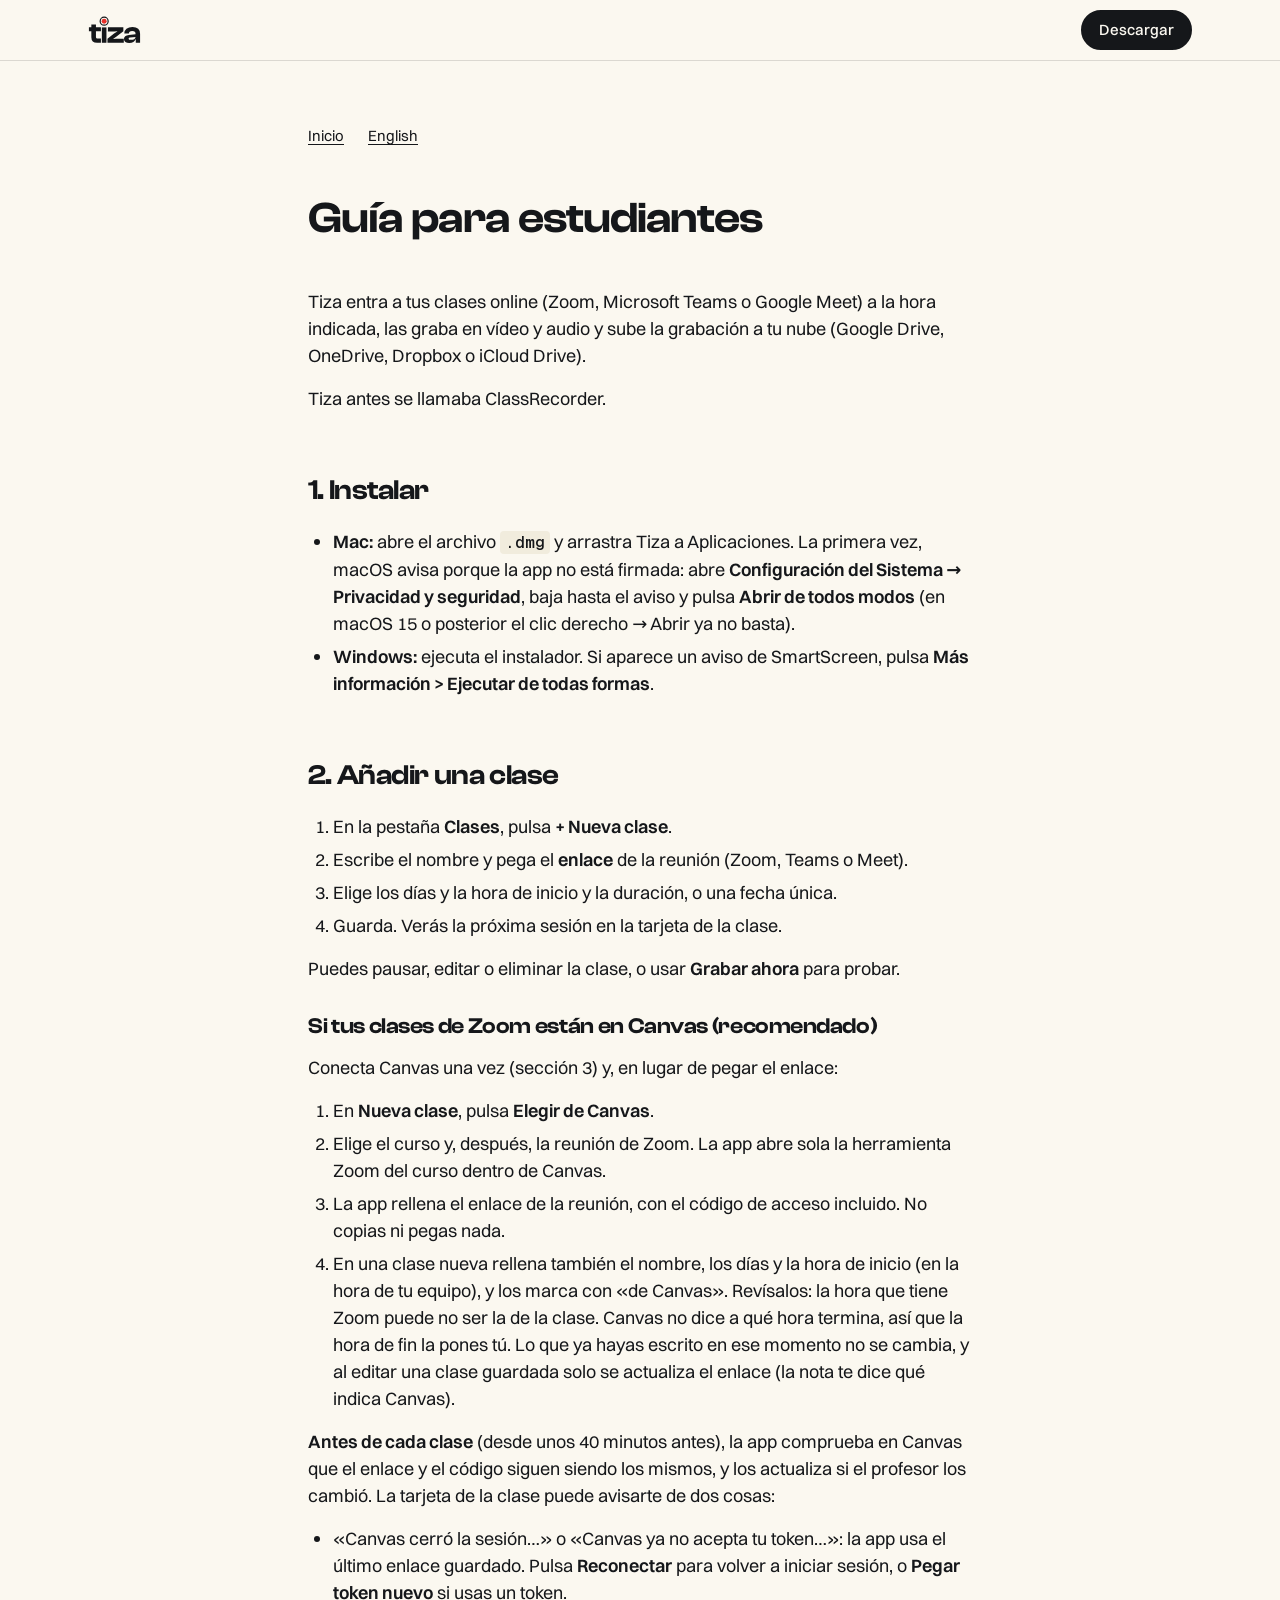
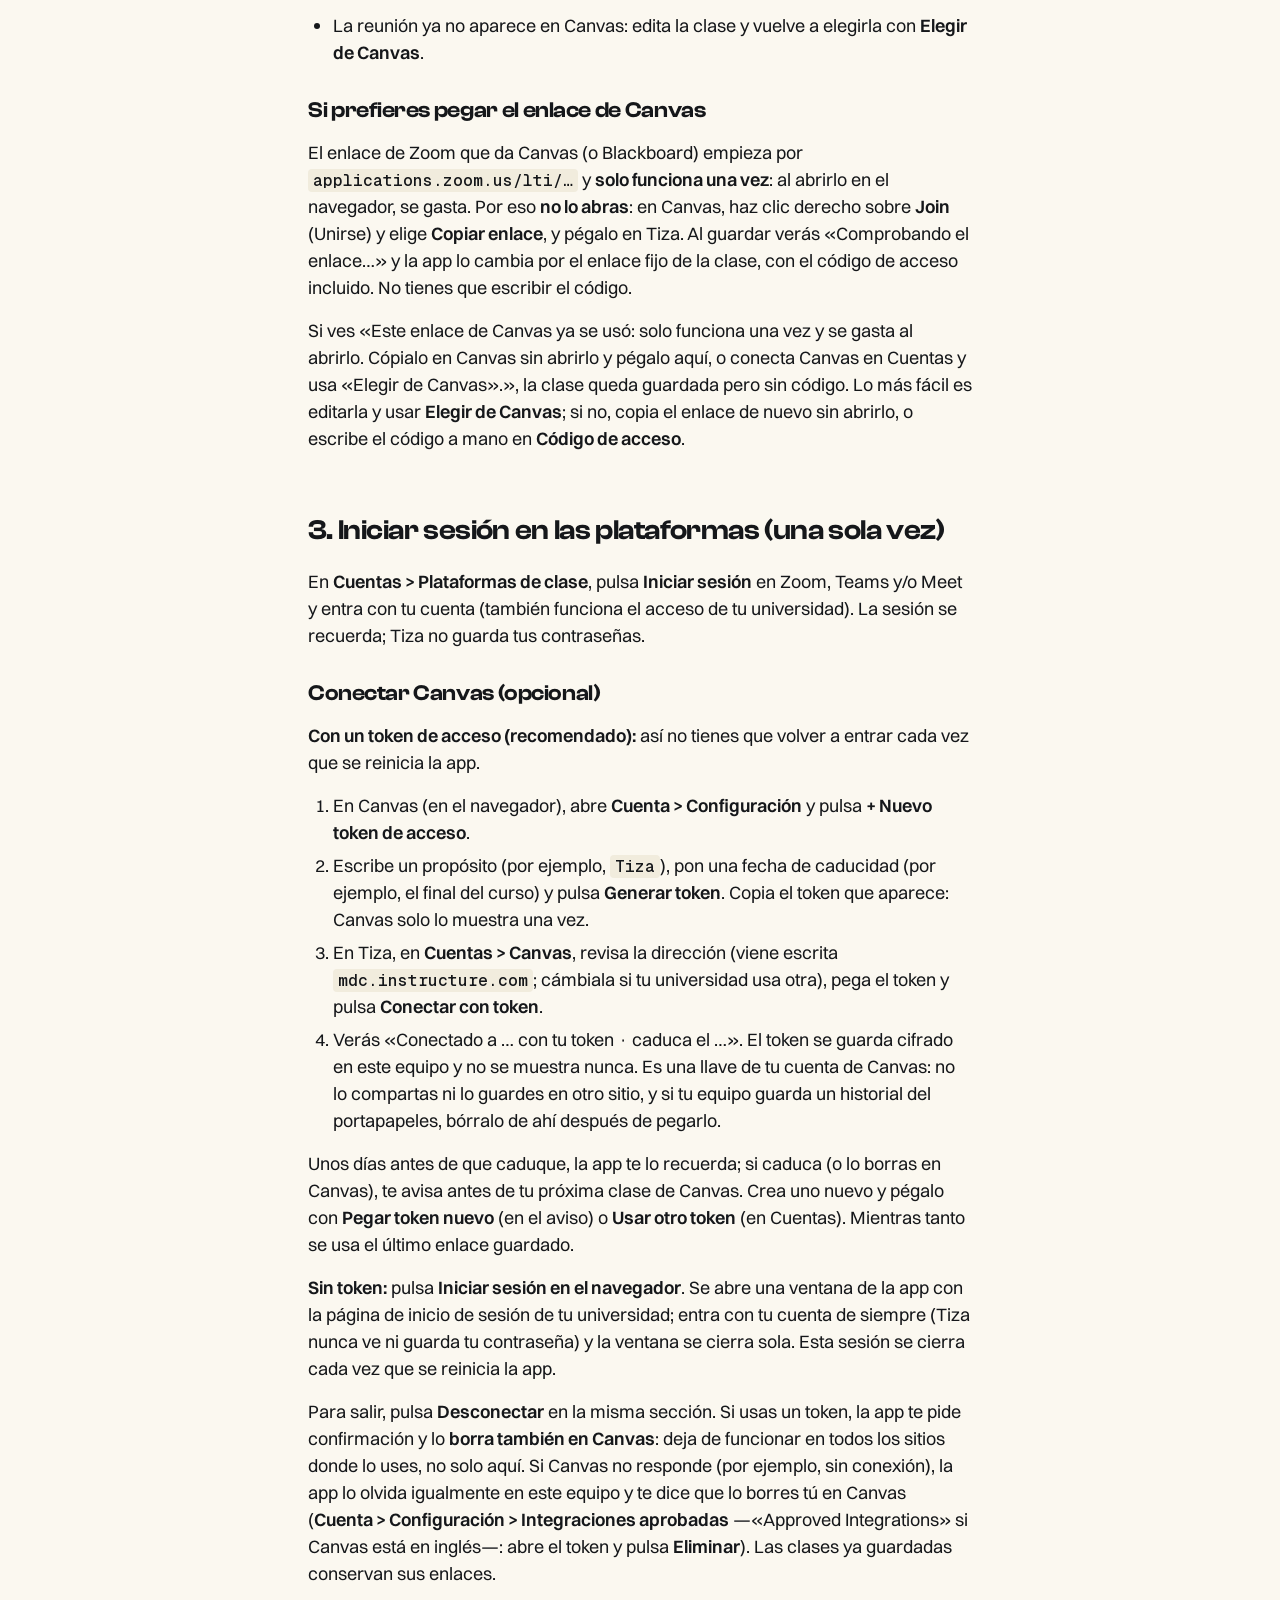
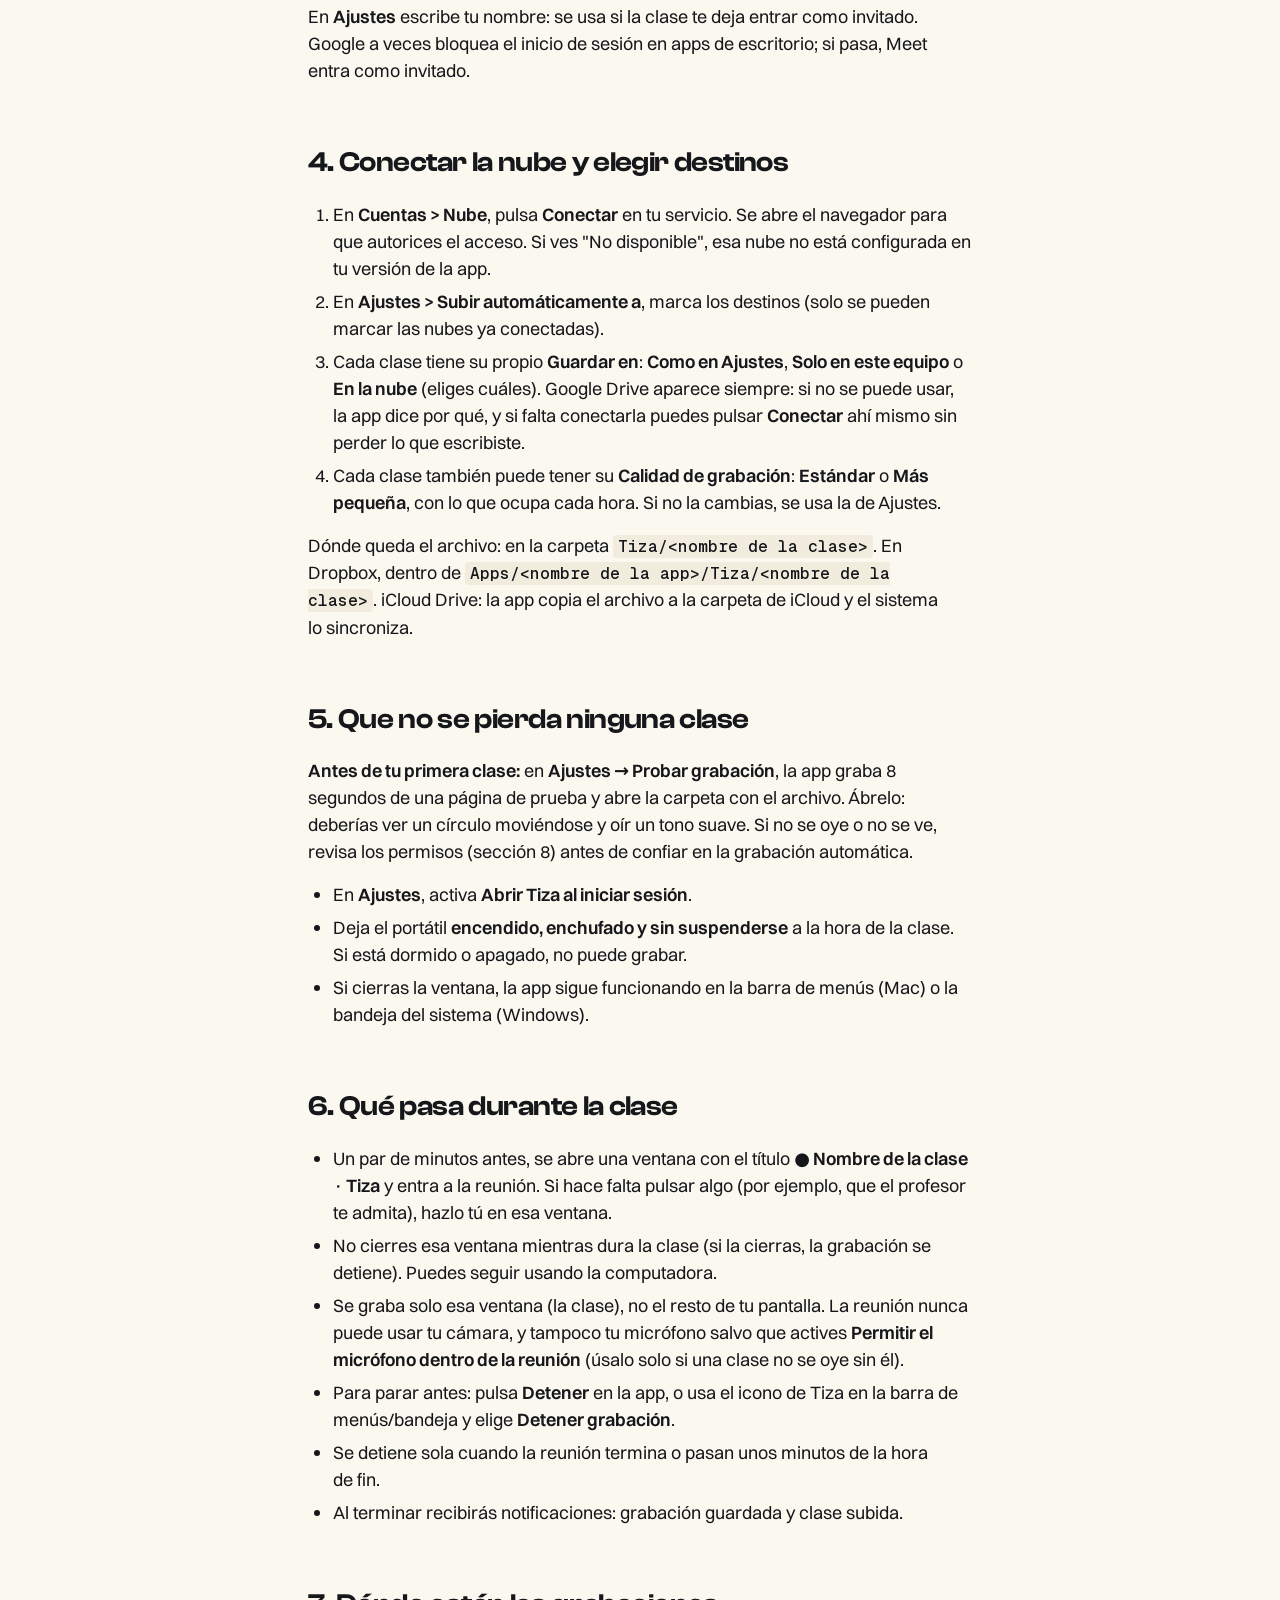
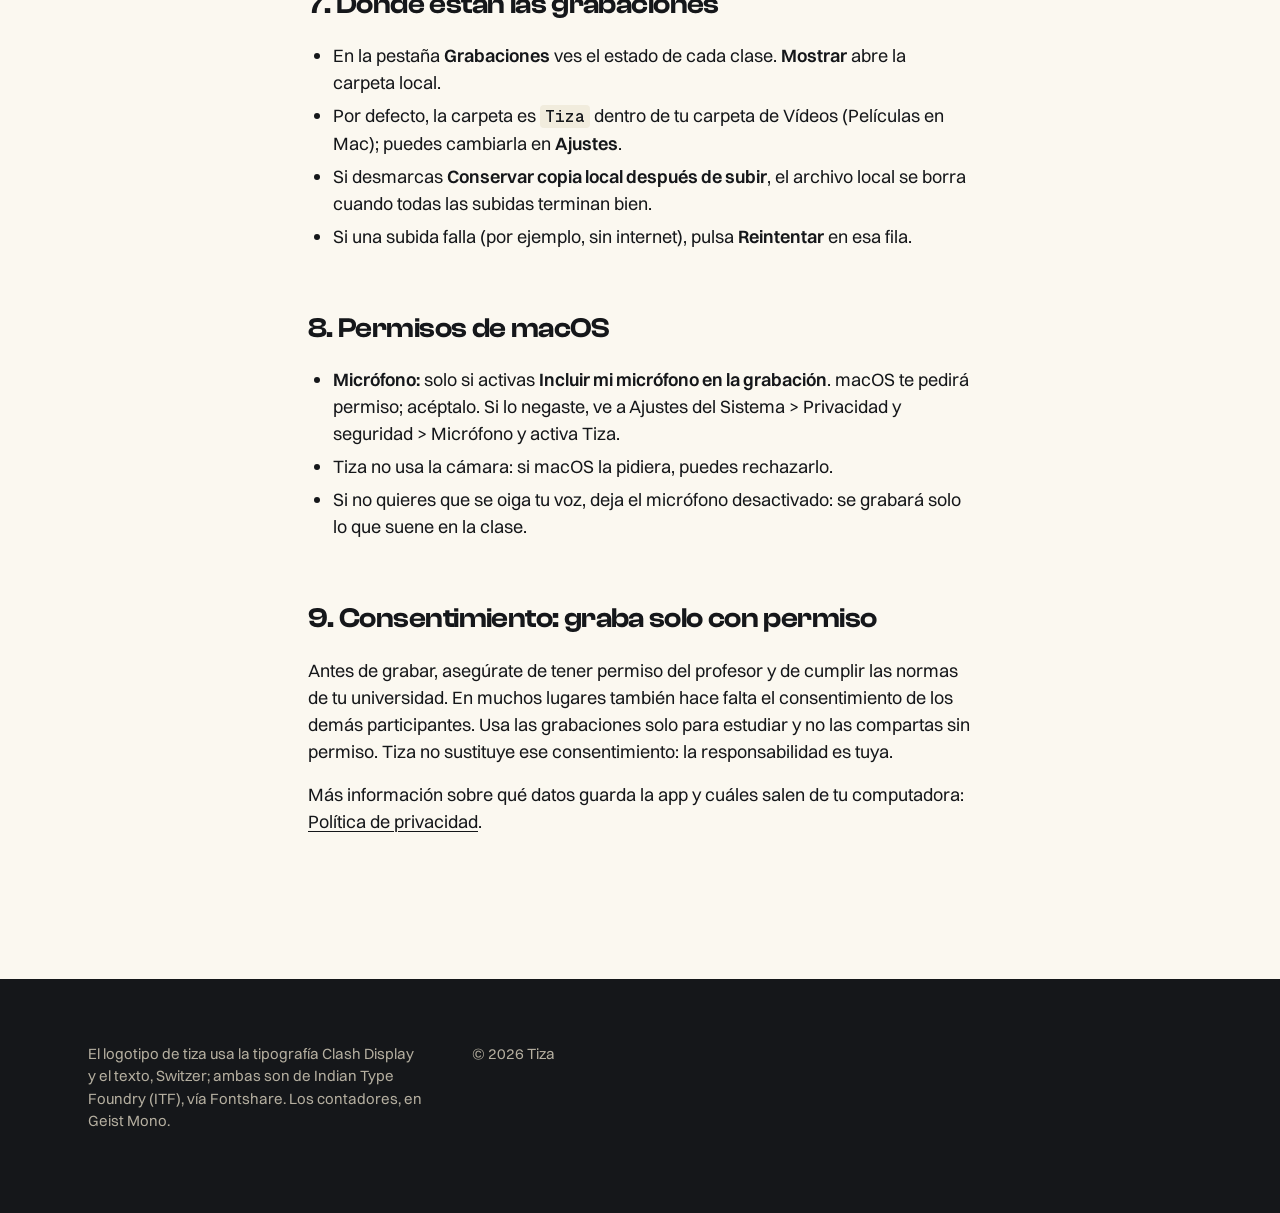
<file: guia-estudiante.html>
<!doctype html>
<html lang="es">
<head>
  <meta charset="utf-8">
  <meta name="viewport" content="width=device-width, initial-scale=1">
  <title>Guía para estudiantes · Tiza</title>
  <meta name="description" content="Cómo instalar Tiza, agregar una clase, conectar tu nube y revisar la grabación.">
  <meta http-equiv="Content-Security-Policy" content="default-src 'none'; style-src 'self'; font-src 'self'; img-src 'self' data:; script-src 'self'; base-uri 'none'; form-action 'none'">
  <meta name="color-scheme" content="light dark">
  <meta name="theme-color" media="(prefers-color-scheme: light)" content="#fbf8f0">
  <meta name="theme-color" media="(prefers-color-scheme: dark)" content="#15171a">
  <link rel="icon" href="assets/tiza-icon.svg" type="image/svg+xml">
  <script src="theme.js"></script>
  <link rel="preload" href="assets/fonts/ClashDisplay-Semibold.woff2" as="font" type="font/woff2" crossorigin>
  <link rel="preload" href="assets/fonts/Switzer-Regular.woff2" as="font" type="font/woff2" crossorigin>
  <link rel="stylesheet" href="styles.css">
</head>
<body class="doc">
  <a class="skip" href="#main">Ir al contenido</a>
  <header class="nav">
    <div class="nav-in">
      <a class="logo" href="es/" aria-label="Tiza"><img src="assets/tiza-wordmark.svg" alt="tiza" width="75" height="28" class="logo-light"><img src="assets/tiza-wordmark-dark.svg" alt="" width="75" height="28" class="logo-dark" aria-hidden="true"></a>
      <a class="btn btn-primary btn-sm" href="es/#download">Descargar</a>
    </div>
  </header>
  <main class="doc-body" id="main">
    <nav class="doc-nav" aria-label="Navegación principal">
      <a href="es/">Inicio</a>
      <a href="./" hreflang="en" lang="en">English</a>
    </nav>
    <h1>Guía para estudiantes</h1>
<p>Tiza entra a tus clases online (Zoom, Microsoft Teams o Google Meet) a la hora indicada, las graba en vídeo y audio y sube la grabación a tu nube (Google Drive, OneDrive, Dropbox o iCloud Drive).</p>
<p>Tiza antes se llamaba ClassRecorder.</p>
<h2>1. Instalar</h2>
<ul>
<li><strong>Mac:</strong> abre el archivo <code>.dmg</code> y arrastra Tiza a Aplicaciones. La primera vez, macOS avisa porque la app no está firmada: abre <strong>Configuración del Sistema → Privacidad y seguridad</strong>, baja hasta el aviso y pulsa <strong>Abrir de todos modos</strong> (en macOS 15 o posterior el clic derecho → Abrir ya no basta).</li>
<li><strong>Windows:</strong> ejecuta el instalador. Si aparece un aviso de SmartScreen, pulsa <strong>Más información &gt; Ejecutar de todas formas</strong>.</li>
</ul>
<h2>2. Añadir una clase</h2>
<ol>
<li>En la pestaña <strong>Clases</strong>, pulsa <strong>+ Nueva clase</strong>.</li>
<li>Escribe el nombre y pega el <strong>enlace</strong> de la reunión (Zoom, Teams o Meet).</li>
<li>Elige los días y la hora de inicio y la duración, o una fecha única.</li>
<li>Guarda. Verás la próxima sesión en la tarjeta de la clase.</li>
</ol>
<p>Puedes pausar, editar o eliminar la clase, o usar <strong>Grabar ahora</strong> para probar.</p>
<h3>Si tus clases de Zoom están en Canvas (recomendado)</h3>
<p>Conecta Canvas una vez (sección 3) y, en lugar de pegar el enlace:</p>
<ol>
<li>En <strong>Nueva clase</strong>, pulsa <strong>Elegir de Canvas</strong>.</li>
<li>Elige el curso y, después, la reunión de Zoom. La app abre sola la herramienta Zoom del curso dentro de Canvas.</li>
<li>La app rellena el enlace de la reunión, con el código de acceso incluido. No copias ni pegas nada.</li>
<li>En una clase nueva rellena también el nombre, los días y la hora de inicio (en la hora de tu equipo), y los marca con «de Canvas». Revísalos: la hora que tiene Zoom puede no ser la de la clase. Canvas no dice a qué hora termina, así que la hora de fin la pones tú. Lo que ya hayas escrito en ese momento no se cambia, y al editar una clase guardada solo se actualiza el enlace (la nota te dice qué indica Canvas).</li>
</ol>
<p><strong>Antes de cada clase</strong> (desde unos 40 minutos antes), la app comprueba en Canvas que el enlace y el código siguen siendo los mismos, y los actualiza si el profesor los cambió. La tarjeta de la clase puede avisarte de dos cosas:</p>
<ul>
<li>«Canvas cerró la sesión…» o «Canvas ya no acepta tu token…»: la app usa el último enlace guardado. Pulsa <strong>Reconectar</strong> para volver a iniciar sesión, o <strong>Pegar token nuevo</strong> si usas un token.</li>
<li>La reunión ya no aparece en Canvas: edita la clase y vuelve a elegirla con <strong>Elegir de Canvas</strong>.</li>
</ul>
<h3>Si prefieres pegar el enlace de Canvas</h3>
<p>El enlace de Zoom que da Canvas (o Blackboard) empieza por <code>applications.zoom.us/lti/…</code> y <strong>solo funciona una vez</strong>: al abrirlo en el navegador, se gasta. Por eso <strong>no lo abras</strong>: en Canvas, haz clic derecho sobre <strong>Join</strong> (Unirse) y elige <strong>Copiar enlace</strong>, y pégalo en Tiza. Al guardar verás «Comprobando el enlace…» y la app lo cambia por el enlace fijo de la clase, con el código de acceso incluido. No tienes que escribir el código.</p>
<p>Si ves «Este enlace de Canvas ya se usó: solo funciona una vez y se gasta al abrirlo. Cópialo en Canvas sin abrirlo y pégalo aquí, o conecta Canvas en Cuentas y usa «Elegir de Canvas».», la clase queda guardada pero sin código. Lo más fácil es editarla y usar <strong>Elegir de Canvas</strong>; si no, copia el enlace de nuevo sin abrirlo, o escribe el código a mano en <strong>Código de acceso</strong>.</p>
<h2>3. Iniciar sesión en las plataformas (una sola vez)</h2>
<p>En <strong>Cuentas &gt; Plataformas de clase</strong>, pulsa <strong>Iniciar sesión</strong> en Zoom, Teams y/o Meet y entra con tu cuenta (también funciona el acceso de tu universidad). La sesión se recuerda; Tiza no guarda tus contraseñas.</p>
<h3>Conectar Canvas (opcional)</h3>
<p><strong>Con un token de acceso (recomendado):</strong> así no tienes que volver a entrar cada vez que se reinicia la app.</p>
<ol>
<li>En Canvas (en el navegador), abre <strong>Cuenta &gt; Configuración</strong> y pulsa <strong>+ Nuevo token de acceso</strong>.</li>
<li>Escribe un propósito (por ejemplo, <code>Tiza</code>), pon una fecha de caducidad (por ejemplo, el final del curso) y pulsa <strong>Generar token</strong>. Copia el token que aparece: Canvas solo lo muestra una vez.</li>
<li>En Tiza, en <strong>Cuentas &gt; Canvas</strong>, revisa la dirección (viene escrita <code>mdc.instructure.com</code>; cámbiala si tu universidad usa otra), pega el token y pulsa <strong>Conectar con token</strong>.</li>
<li>Verás «Conectado a … con tu token · caduca el …». El token se guarda cifrado en este equipo y no se muestra nunca. Es una llave de tu cuenta de Canvas: no lo compartas ni lo guardes en otro sitio, y si tu equipo guarda un historial del portapapeles, bórralo de ahí después de pegarlo.</li>
</ol>
<p>Unos días antes de que caduque, la app te lo recuerda; si caduca (o lo borras en Canvas), te avisa antes de tu próxima clase de Canvas. Crea uno nuevo y pégalo con <strong>Pegar token nuevo</strong> (en el aviso) o <strong>Usar otro token</strong> (en Cuentas). Mientras tanto se usa el último enlace guardado.</p>
<p><strong>Sin token:</strong> pulsa <strong>Iniciar sesión en el navegador</strong>. Se abre una ventana de la app con la página de inicio de sesión de tu universidad; entra con tu cuenta de siempre (Tiza nunca ve ni guarda tu contraseña) y la ventana se cierra sola. Esta sesión se cierra cada vez que se reinicia la app.</p>
<p>Para salir, pulsa <strong>Desconectar</strong> en la misma sección. Si usas un token, la app te pide confirmación y lo <strong>borra también en Canvas</strong>: deja de funcionar en todos los sitios donde lo uses, no solo aquí. Si Canvas no responde (por ejemplo, sin conexión), la app lo olvida igualmente en este equipo y te dice que lo borres tú en Canvas (<strong>Cuenta &gt; Configuración &gt; Integraciones aprobadas</strong> —«Approved Integrations» si Canvas está en inglés—: abre el token y pulsa <strong>Eliminar</strong>). Las clases ya guardadas conservan sus enlaces.</p>
<p>En <strong>Ajustes</strong> escribe tu nombre: se usa si la clase te deja entrar como invitado. Google a veces bloquea el inicio de sesión en apps de escritorio; si pasa, Meet entra como invitado.</p>
<h2>4. Conectar la nube y elegir destinos</h2>
<ol>
<li>En <strong>Cuentas &gt; Nube</strong>, pulsa <strong>Conectar</strong> en tu servicio. Se abre el navegador para que autorices el acceso. Si ves &quot;No disponible&quot;, esa nube no está configurada en tu versión de la app.</li>
<li>En <strong>Ajustes &gt; Subir automáticamente a</strong>, marca los destinos (solo se pueden marcar las nubes ya conectadas).</li>
<li>Cada clase tiene su propio <strong>Guardar en</strong>: <strong>Como en Ajustes</strong>, <strong>Solo en este equipo</strong> o <strong>En la nube</strong> (eliges cuáles). Google Drive aparece siempre: si no se puede usar, la app dice por qué, y si falta conectarla puedes pulsar <strong>Conectar</strong> ahí mismo sin perder lo que escribiste.</li>
<li>Cada clase también puede tener su <strong>Calidad de grabación</strong>: <strong>Estándar</strong> o <strong>Más pequeña</strong>, con lo que ocupa cada hora. Si no la cambias, se usa la de Ajustes.</li>
</ol>
<p>Dónde queda el archivo: en la carpeta <code>Tiza/&lt;nombre de la clase&gt;</code>. En Dropbox, dentro de <code>Apps/&lt;nombre de la app&gt;/Tiza/&lt;nombre de la clase&gt;</code>. iCloud Drive: la app copia el archivo a la carpeta de iCloud y el sistema lo sincroniza.</p>
<h2>5. Que no se pierda ninguna clase</h2>
<p><strong>Antes de tu primera clase:</strong> en <strong>Ajustes → Probar grabación</strong>, la app graba 8 segundos de una página de prueba y abre la carpeta con el archivo. Ábrelo: deberías ver un círculo moviéndose y oír un tono suave. Si no se oye o no se ve, revisa los permisos (sección 8) antes de confiar en la grabación automática.</p>
<ul>
<li>En <strong>Ajustes</strong>, activa <strong>Abrir Tiza al iniciar sesión</strong>.</li>
<li>Deja el portátil <strong>encendido, enchufado y sin suspenderse</strong> a la hora de la clase. Si está dormido o apagado, no puede grabar.</li>
<li>Si cierras la ventana, la app sigue funcionando en la barra de menús (Mac) o la bandeja del sistema (Windows).</li>
</ul>
<h2>6. Qué pasa durante la clase</h2>
<ul>
<li>Un par de minutos antes, se abre una ventana con el título <strong>● Nombre de la clase · Tiza</strong> y entra a la reunión. Si hace falta pulsar algo (por ejemplo, que el profesor te admita), hazlo tú en esa ventana.</li>
<li>No cierres esa ventana mientras dura la clase (si la cierras, la grabación se detiene). Puedes seguir usando la computadora.</li>
<li>Se graba solo esa ventana (la clase), no el resto de tu pantalla. La reunión nunca puede usar tu cámara, y tampoco tu micrófono salvo que actives <strong>Permitir el micrófono dentro de la reunión</strong> (úsalo solo si una clase no se oye sin él).</li>
<li>Para parar antes: pulsa <strong>Detener</strong> en la app, o usa el icono de Tiza en la barra de menús/bandeja y elige <strong>Detener grabación</strong>.</li>
<li>Se detiene sola cuando la reunión termina o pasan unos minutos de la hora de fin.</li>
<li>Al terminar recibirás notificaciones: grabación guardada y clase subida.</li>
</ul>
<h2>7. Dónde están las grabaciones</h2>
<ul>
<li>En la pestaña <strong>Grabaciones</strong> ves el estado de cada clase. <strong>Mostrar</strong> abre la carpeta local.</li>
<li>Por defecto, la carpeta es <code>Tiza</code> dentro de tu carpeta de Vídeos (Películas en Mac); puedes cambiarla en <strong>Ajustes</strong>.</li>
<li>Si desmarcas <strong>Conservar copia local después de subir</strong>, el archivo local se borra cuando todas las subidas terminan bien.</li>
<li>Si una subida falla (por ejemplo, sin internet), pulsa <strong>Reintentar</strong> en esa fila.</li>
</ul>
<h2>8. Permisos de macOS</h2>
<ul>
<li><strong>Micrófono:</strong> solo si activas <strong>Incluir mi micrófono en la grabación</strong>. macOS te pedirá permiso; acéptalo. Si lo negaste, ve a Ajustes del Sistema &gt; Privacidad y seguridad &gt; Micrófono y activa Tiza.</li>
<li>Tiza no usa la cámara: si macOS la pidiera, puedes rechazarlo.</li>
<li>Si no quieres que se oiga tu voz, deja el micrófono desactivado: se grabará solo lo que suene en la clase.</li>
</ul>
<h2>9. Consentimiento: graba solo con permiso</h2>
<p>Antes de grabar, asegúrate de tener permiso del profesor y de cumplir las normas de tu universidad. En muchos lugares también hace falta el consentimiento de los demás participantes. Usa las grabaciones solo para estudiar y no las compartas sin permiso. Tiza no sustituye ese consentimiento: la responsabilidad es tuya.</p>
<p>Más información sobre qué datos guarda la app y cuáles salen de tu computadora: <a href="privacidad.html">Política de privacidad</a>.</p>
  </main>
  <footer class="foot ch-ink">
    <div class="wrap foot-in">
      <p class="small">El logotipo de tiza usa la tipografía Clash Display y el texto, Switzer; ambas son de Indian Type Foundry (ITF), vía Fontshare. Los contadores, en Geist Mono.</p>
      <p class="small">© 2026 Tiza</p>
    </div>
  </footer>
</body>
</html>
</file>
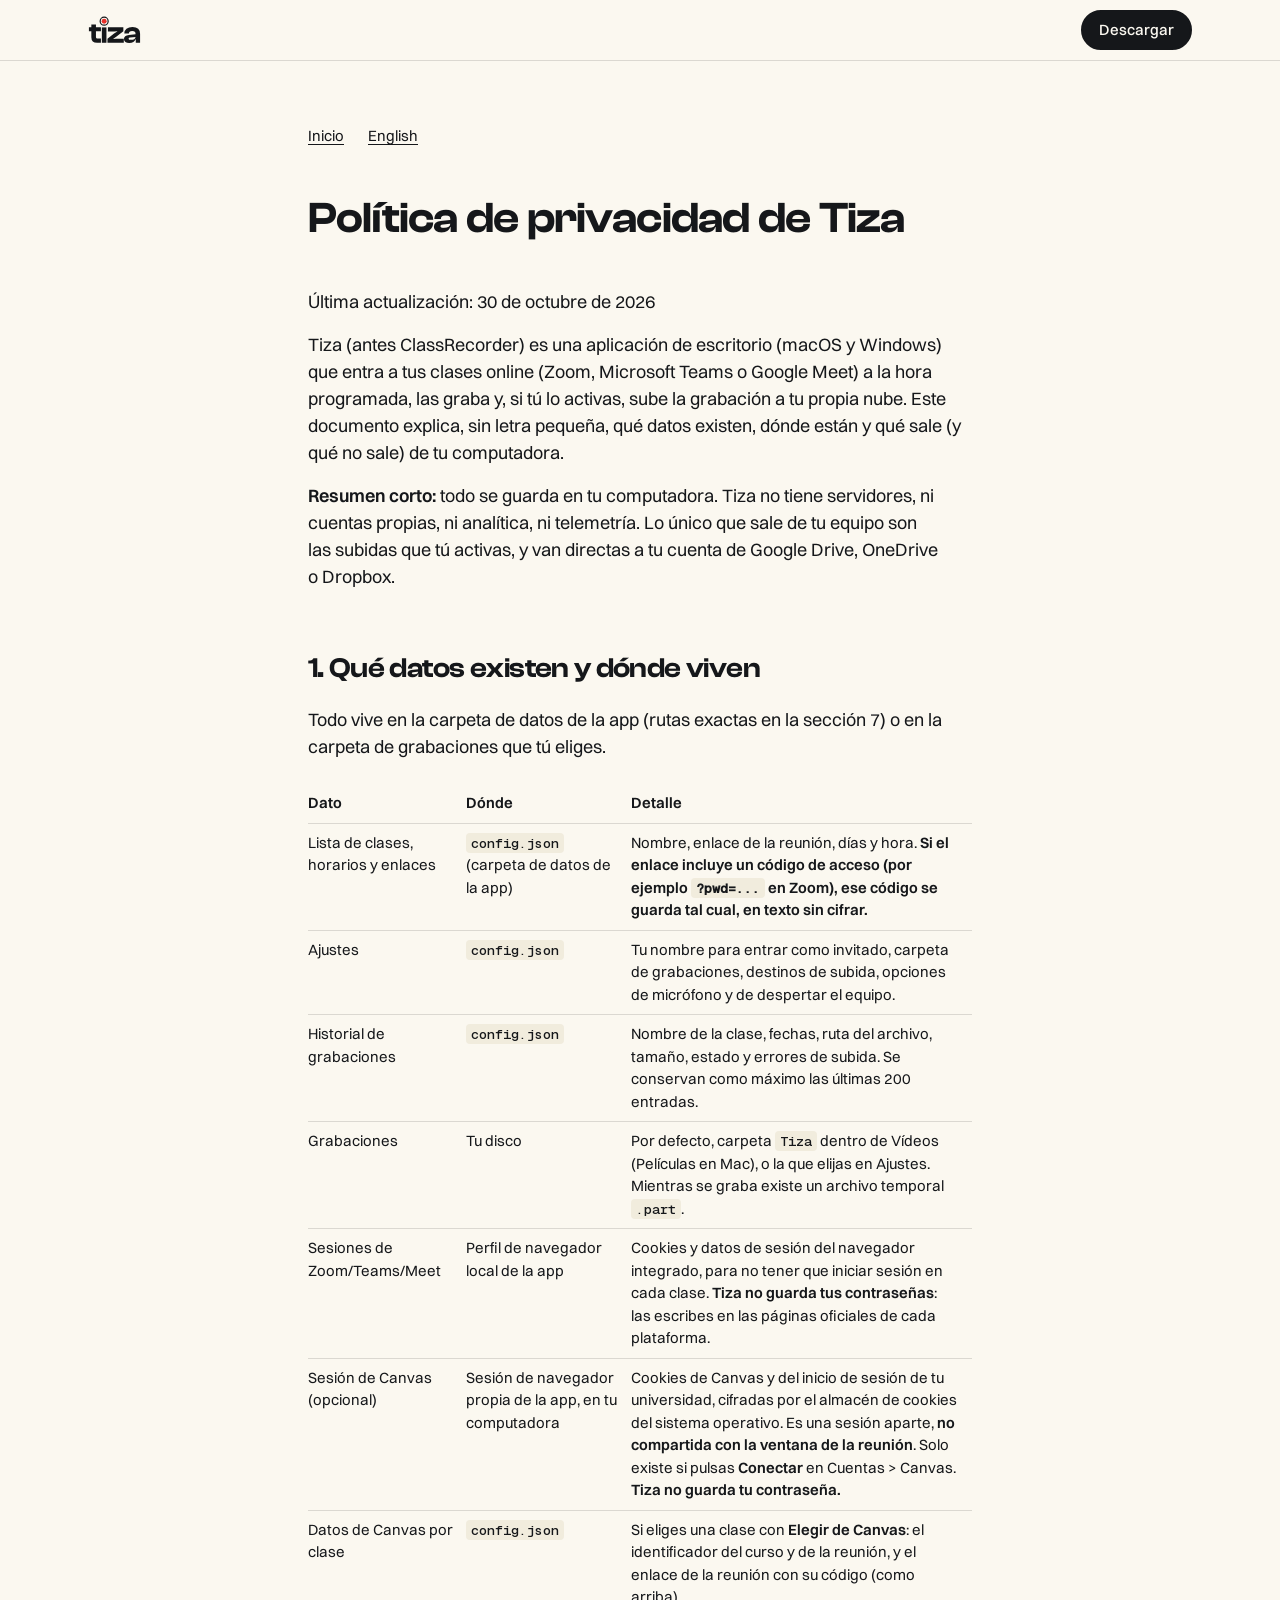
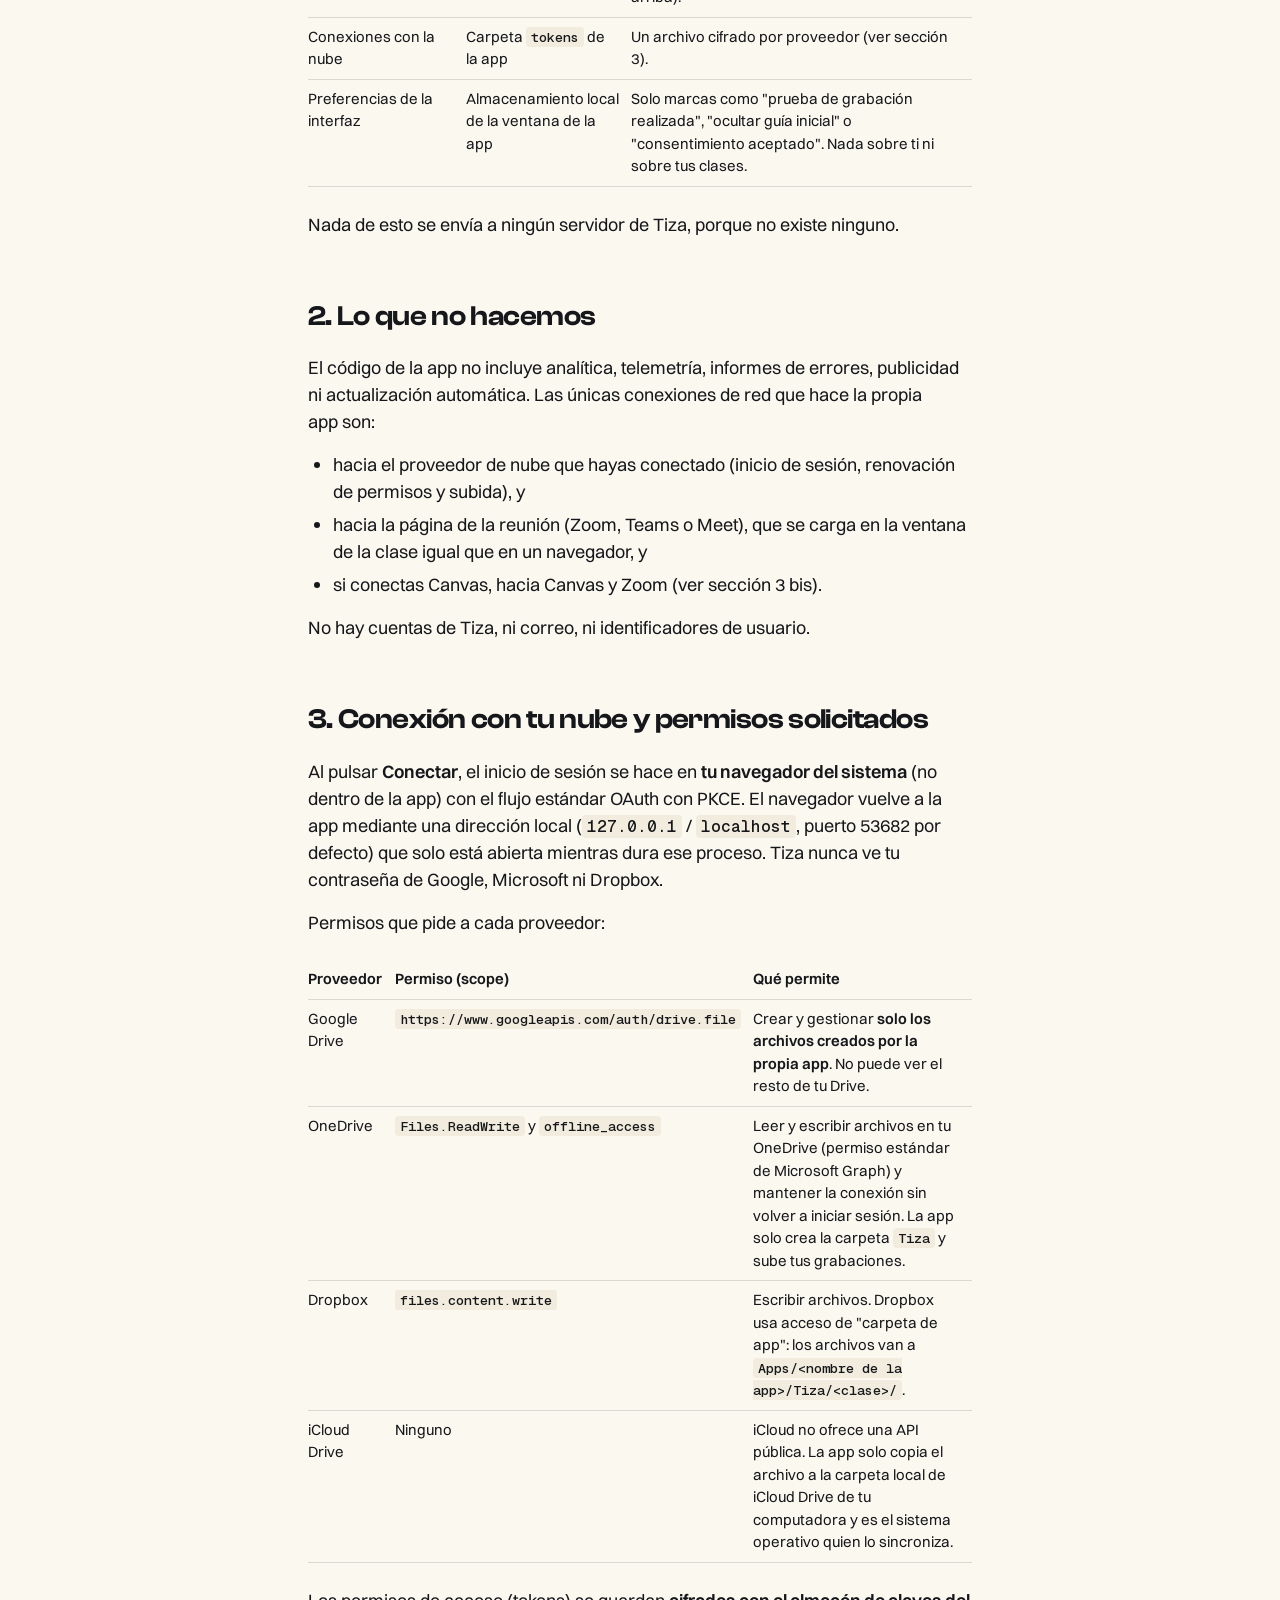
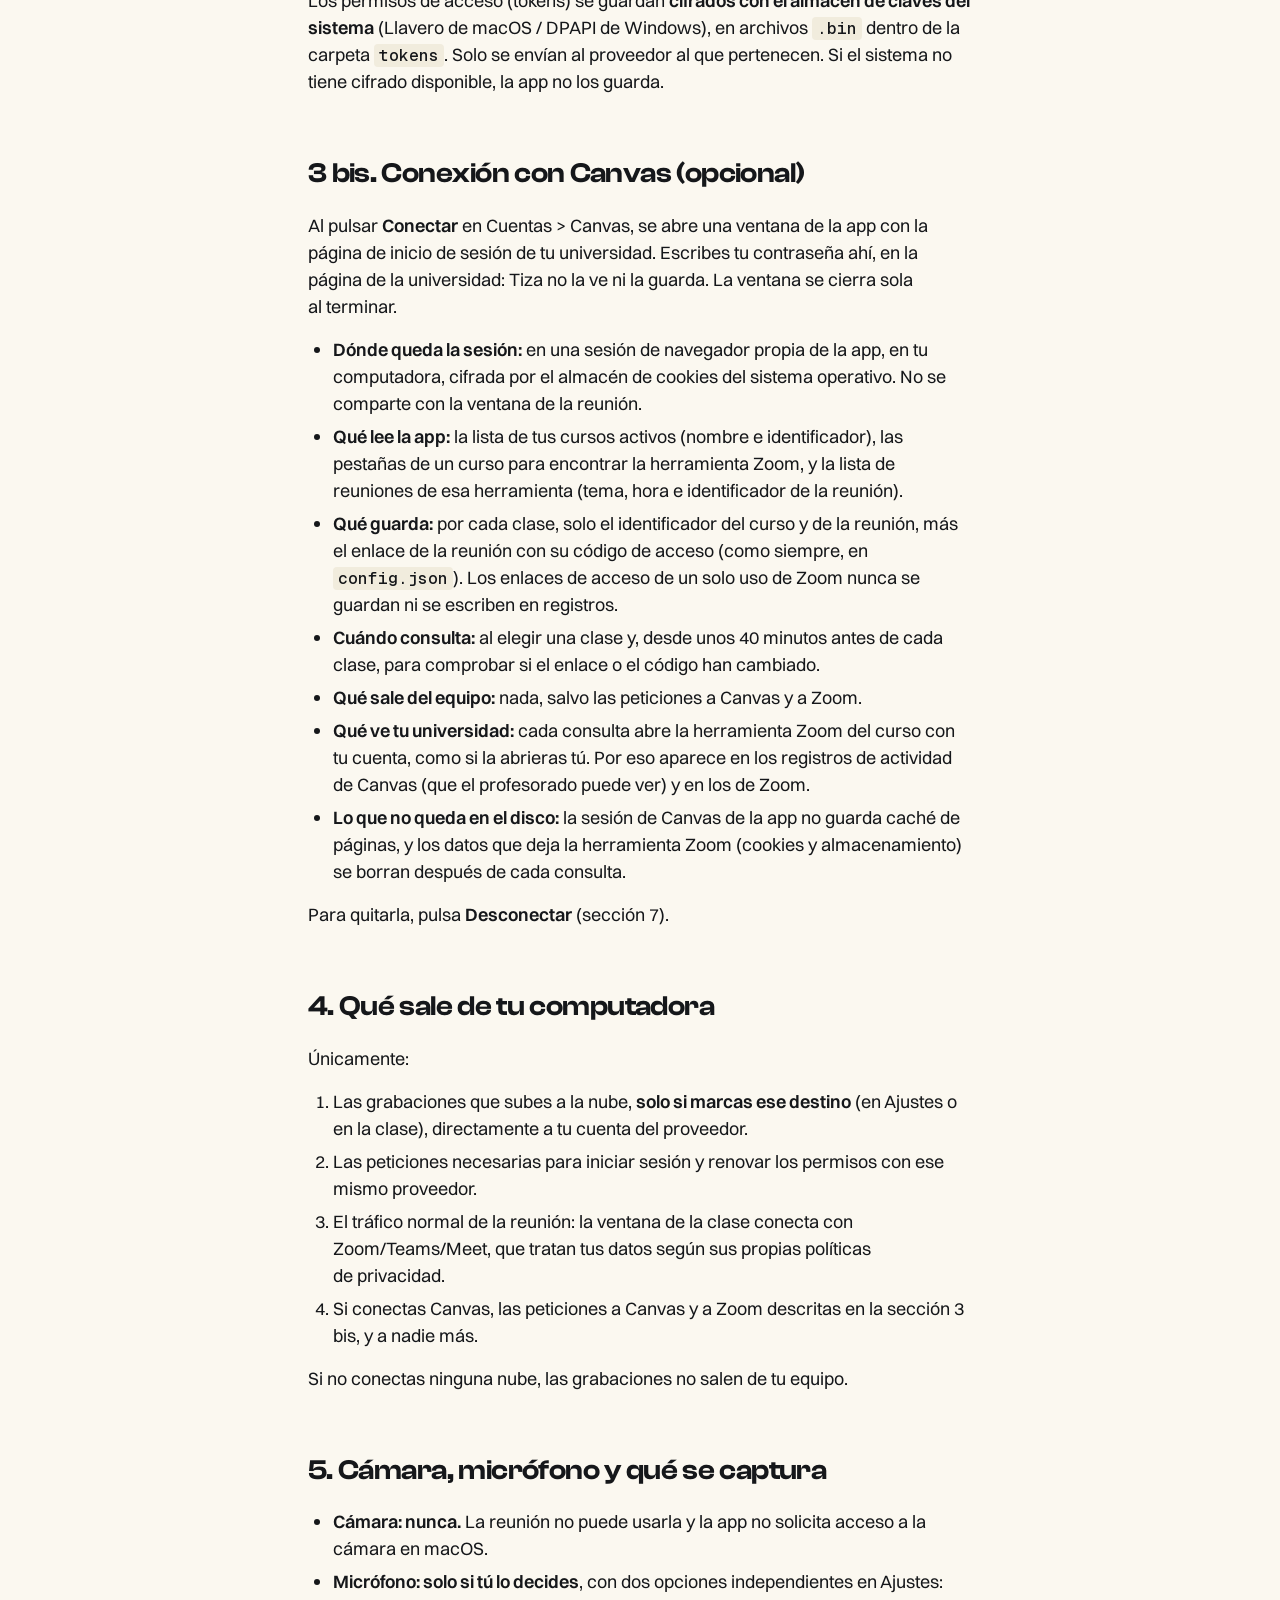
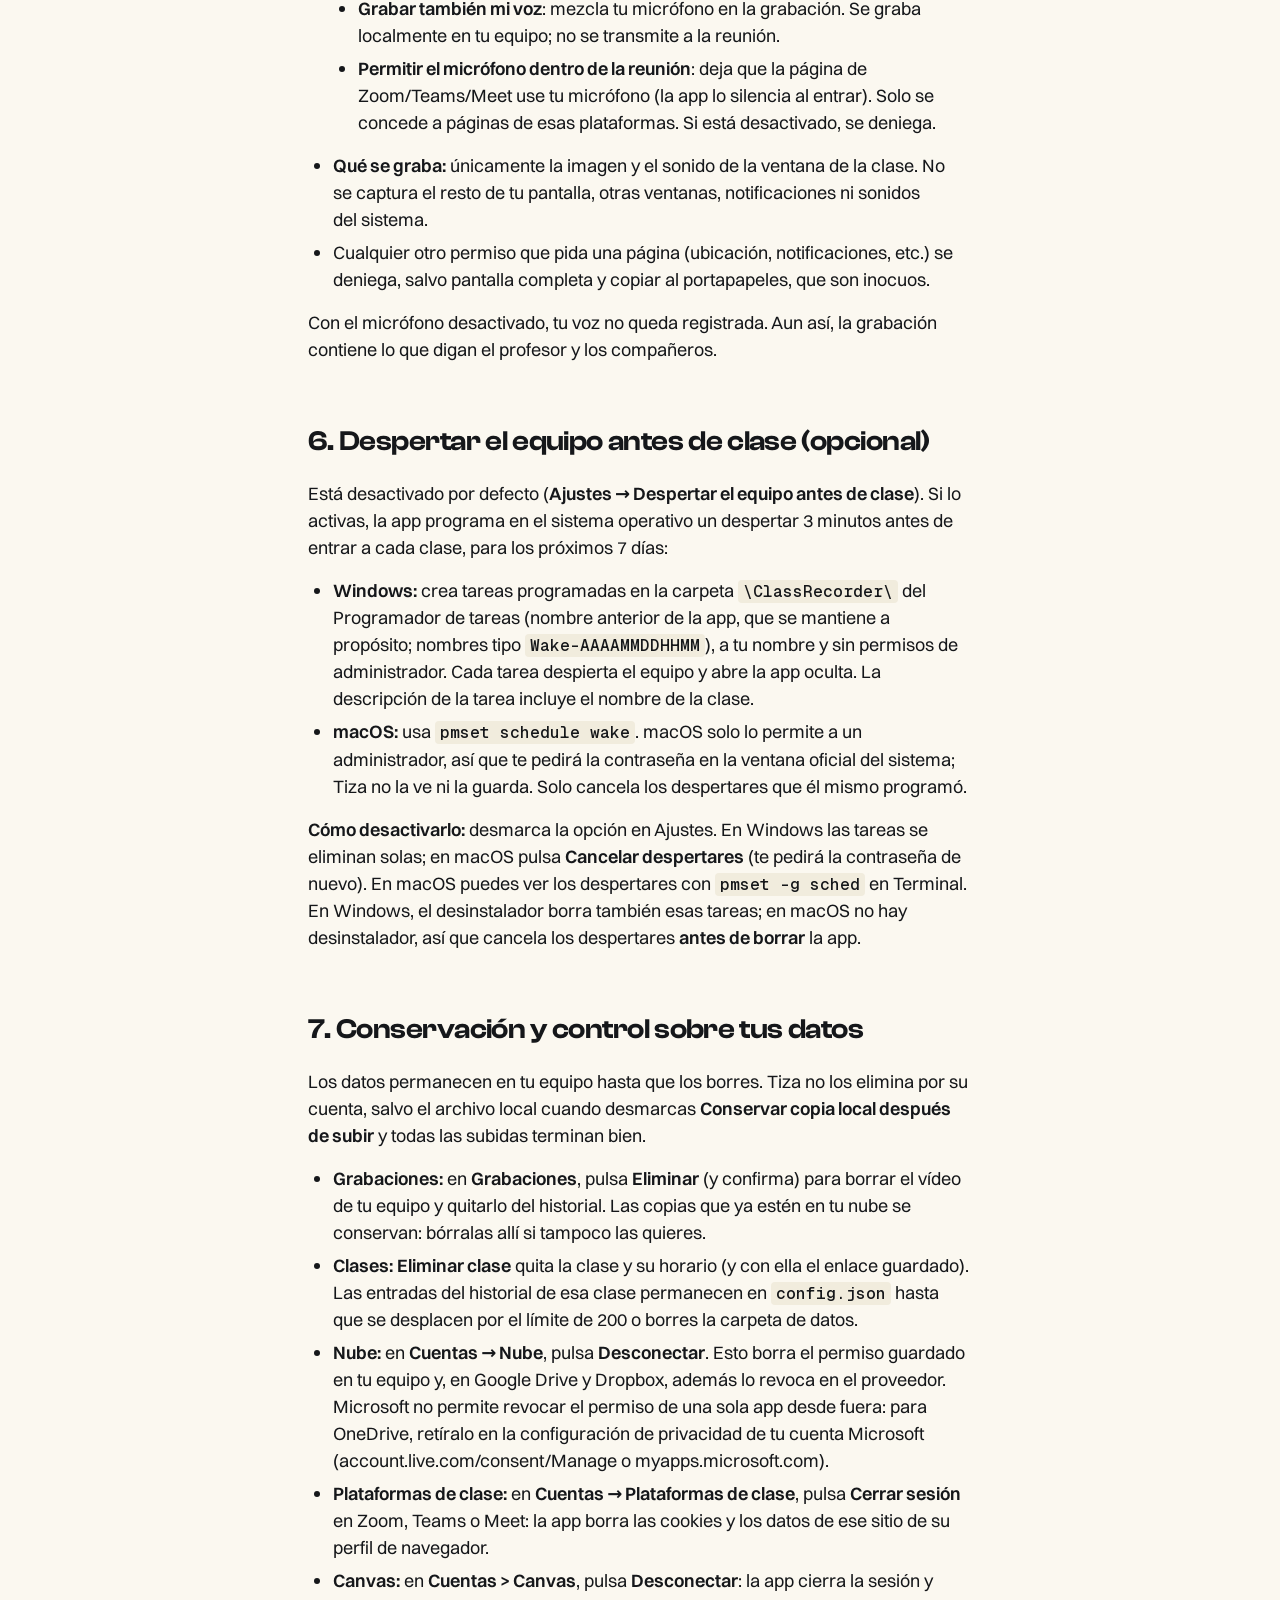
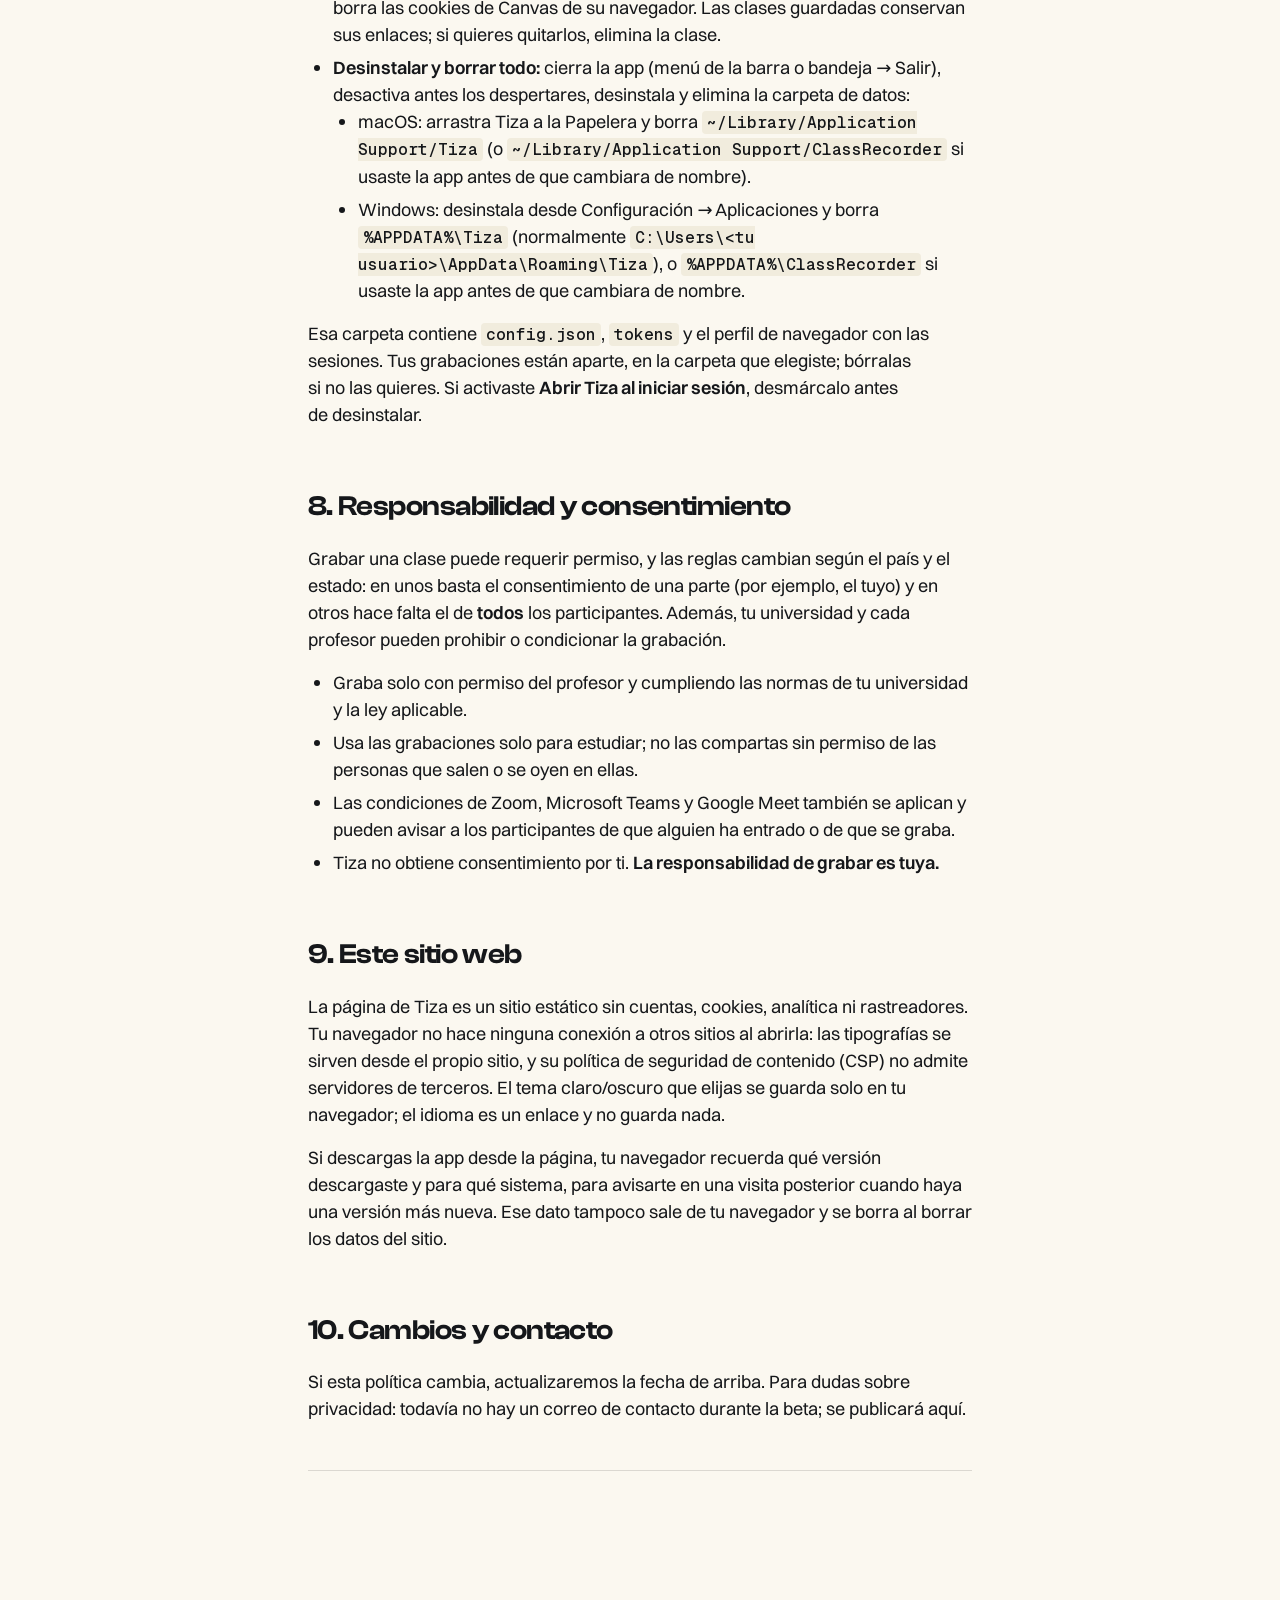
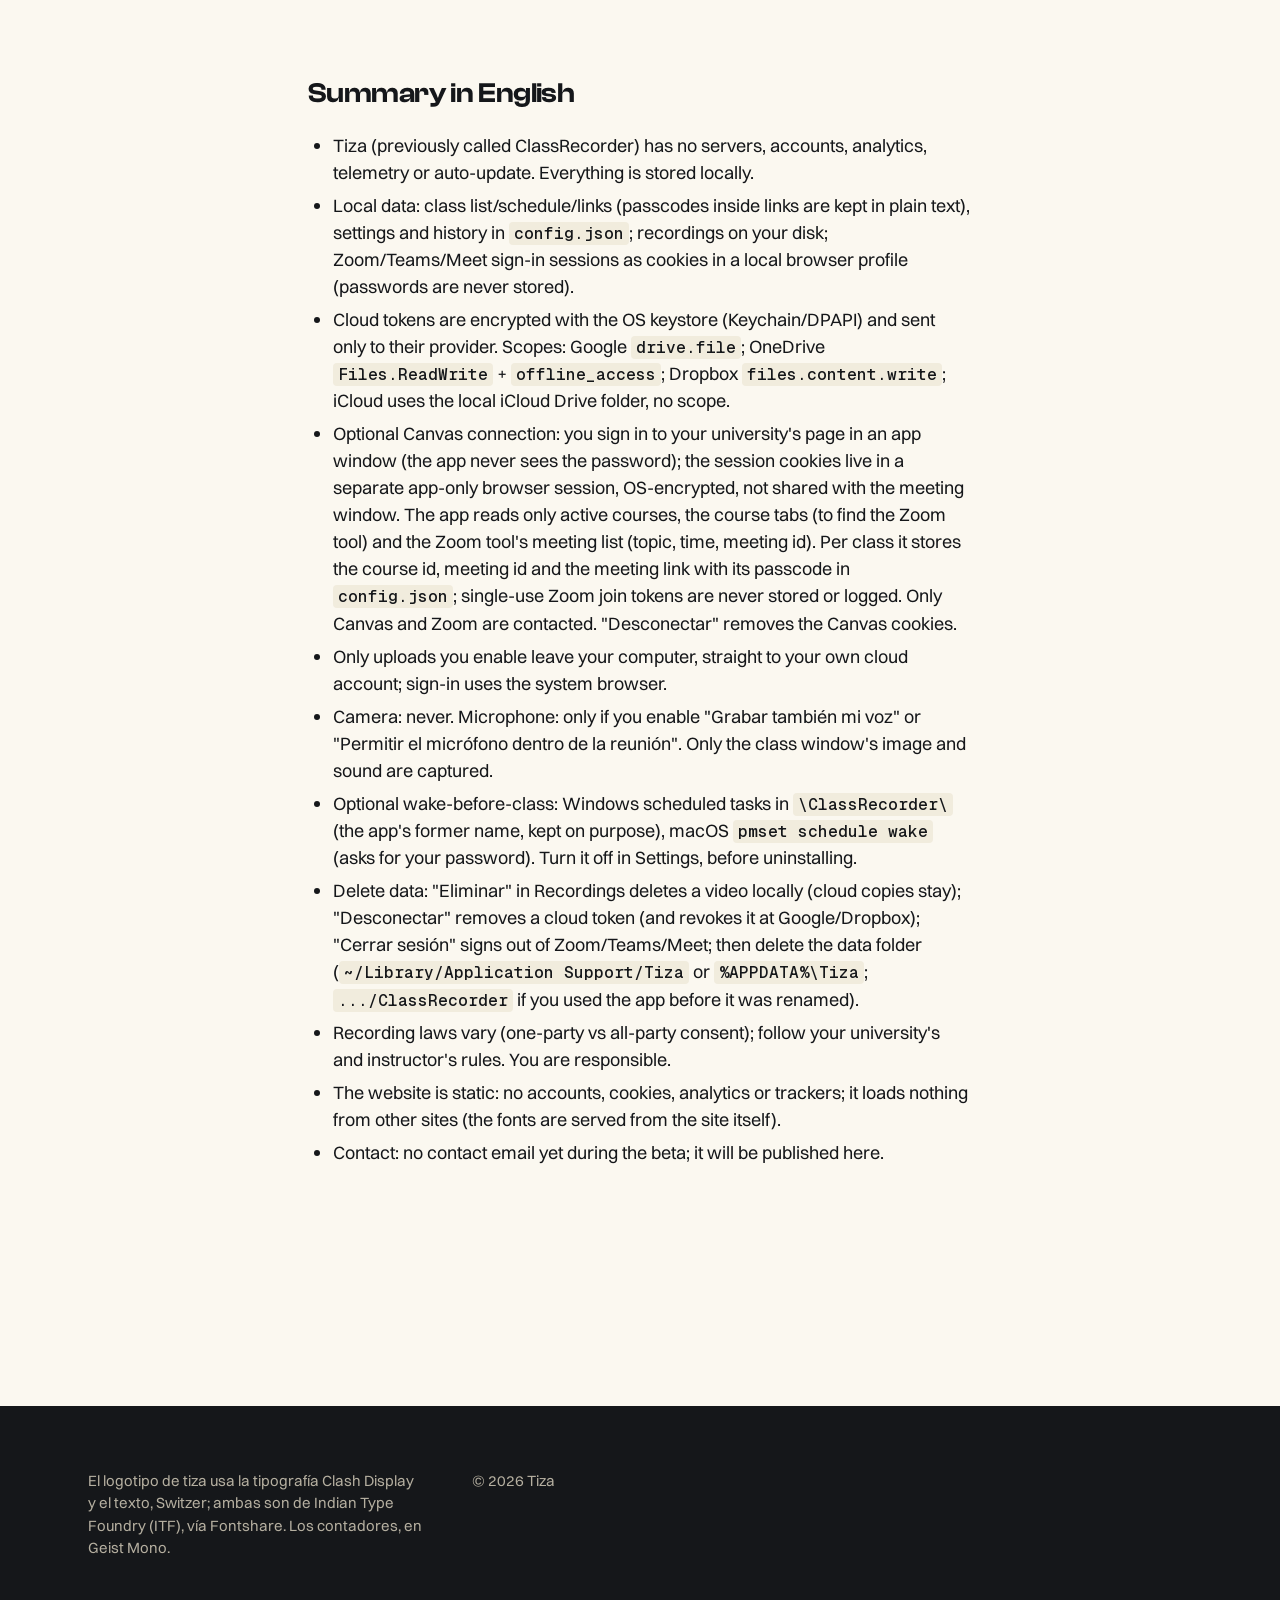
<file: privacidad.html>
<!doctype html>
<html lang="es">
<head>
  <meta charset="utf-8">
  <meta name="viewport" content="width=device-width, initial-scale=1">
  <title>Política de privacidad · Tiza</title>
  <meta name="description" content="Qué datos guarda Tiza, qué sale de tu computadora y cómo borrarlo todo. Con resumen en inglés.">
  <meta http-equiv="Content-Security-Policy" content="default-src 'none'; style-src 'self'; font-src 'self'; img-src 'self' data:; script-src 'self'; base-uri 'none'; form-action 'none'">
  <meta name="color-scheme" content="light dark">
  <meta name="theme-color" media="(prefers-color-scheme: light)" content="#fbf8f0">
  <meta name="theme-color" media="(prefers-color-scheme: dark)" content="#15171a">
  <link rel="icon" href="assets/tiza-icon.svg" type="image/svg+xml">
  <script src="theme.js"></script>
  <link rel="preload" href="assets/fonts/ClashDisplay-Semibold.woff2" as="font" type="font/woff2" crossorigin>
  <link rel="preload" href="assets/fonts/Switzer-Regular.woff2" as="font" type="font/woff2" crossorigin>
  <link rel="stylesheet" href="styles.css">
</head>
<body class="doc">
  <a class="skip" href="#main">Ir al contenido</a>
  <header class="nav">
    <div class="nav-in">
      <a class="logo" href="es/" aria-label="Tiza"><img src="assets/tiza-wordmark.svg" alt="tiza" width="75" height="28" class="logo-light"><img src="assets/tiza-wordmark-dark.svg" alt="" width="75" height="28" class="logo-dark" aria-hidden="true"></a>
      <a class="btn btn-primary btn-sm" href="es/#download">Descargar</a>
    </div>
  </header>
  <main class="doc-body" id="main">
    <nav class="doc-nav" aria-label="Navegación principal">
      <a href="es/">Inicio</a>
      <a href="./" hreflang="en" lang="en">English</a>
    </nav>
    <h1>Política de privacidad de Tiza</h1>
<p>Última actualización: 30 de octubre de 2026</p>
<p>Tiza (antes ClassRecorder) es una aplicación de escritorio (macOS y Windows) que entra a tus clases online (Zoom, Microsoft Teams o Google Meet) a la hora programada, las graba y, si tú lo activas, sube la grabación a tu propia nube. Este documento explica, sin letra pequeña, qué datos existen, dónde están y qué sale (y qué no sale) de tu computadora.</p>
<p><strong>Resumen corto:</strong> todo se guarda en tu computadora. Tiza no tiene servidores, ni cuentas propias, ni analítica, ni telemetría. Lo único que sale de tu equipo son las subidas que tú activas, y van directas a tu cuenta de Google Drive, OneDrive o Dropbox.</p>
<h2>1. Qué datos existen y dónde viven</h2>
<p>Todo vive en la carpeta de datos de la app (rutas exactas en la sección 7) o en la carpeta de grabaciones que tú eliges.</p>
<div class="table-scroll" role="region" tabindex="0"><table>
<thead><tr><th>Dato</th><th>Dónde</th><th>Detalle</th></tr></thead>
<tbody><tr><td data-label="Dato">Lista de clases, horarios y enlaces</td><td data-label="Dónde"><code>config.json</code> (carpeta de datos de la app)</td><td data-label="Detalle">Nombre, enlace de la reunión, días y hora. <strong>Si el enlace incluye un código de acceso (por ejemplo <code>?pwd=...</code> en Zoom), ese código se guarda tal cual, en texto sin cifrar.</strong></td></tr><tr><td data-label="Dato">Ajustes</td><td data-label="Dónde"><code>config.json</code></td><td data-label="Detalle">Tu nombre para entrar como invitado, carpeta de grabaciones, destinos de subida, opciones de micrófono y de despertar el equipo.</td></tr><tr><td data-label="Dato">Historial de grabaciones</td><td data-label="Dónde"><code>config.json</code></td><td data-label="Detalle">Nombre de la clase, fechas, ruta del archivo, tamaño, estado y errores de subida. Se conservan como máximo las últimas 200 entradas.</td></tr><tr><td data-label="Dato">Grabaciones</td><td data-label="Dónde">Tu disco</td><td data-label="Detalle">Por defecto, carpeta <code>Tiza</code> dentro de Vídeos (Películas en Mac), o la que elijas en Ajustes. Mientras se graba existe un archivo temporal <code>.part</code>.</td></tr><tr><td data-label="Dato">Sesiones de Zoom/Teams/Meet</td><td data-label="Dónde">Perfil de navegador local de la app</td><td data-label="Detalle">Cookies y datos de sesión del navegador integrado, para no tener que iniciar sesión en cada clase. <strong>Tiza no guarda tus contraseñas</strong>: las escribes en las páginas oficiales de cada plataforma.</td></tr><tr><td data-label="Dato">Sesión de Canvas (opcional)</td><td data-label="Dónde">Sesión de navegador propia de la app, en tu computadora</td><td data-label="Detalle">Cookies de Canvas y del inicio de sesión de tu universidad, cifradas por el almacén de cookies del sistema operativo. Es una sesión aparte, <strong>no compartida con la ventana de la reunión</strong>. Solo existe si pulsas <strong>Conectar</strong> en Cuentas &gt; Canvas. <strong>Tiza no guarda tu contraseña.</strong></td></tr><tr><td data-label="Dato">Datos de Canvas por clase</td><td data-label="Dónde"><code>config.json</code></td><td data-label="Detalle">Si eliges una clase con <strong>Elegir de Canvas</strong>: el identificador del curso y de la reunión, y el enlace de la reunión con su código (como arriba).</td></tr><tr><td data-label="Dato">Conexiones con la nube</td><td data-label="Dónde">Carpeta <code>tokens</code> de la app</td><td data-label="Detalle">Un archivo cifrado por proveedor (ver sección 3).</td></tr><tr><td data-label="Dato">Preferencias de la interfaz</td><td data-label="Dónde">Almacenamiento local de la ventana de la app</td><td data-label="Detalle">Solo marcas como &quot;prueba de grabación realizada&quot;, &quot;ocultar guía inicial&quot; o &quot;consentimiento aceptado&quot;. Nada sobre ti ni sobre tus clases.</td></tr></tbody>
</table></div>
<p>Nada de esto se envía a ningún servidor de Tiza, porque no existe ninguno.</p>
<h2>2. Lo que no hacemos</h2>
<p>El código de la app no incluye analítica, telemetría, informes de errores, publicidad ni actualización automática. Las únicas conexiones de red que hace la propia app son:</p>
<ul>
<li>hacia el proveedor de nube que hayas conectado (inicio de sesión, renovación de permisos y subida), y</li>
<li>hacia la página de la reunión (Zoom, Teams o Meet), que se carga en la ventana de la clase igual que en un navegador, y</li>
<li>si conectas Canvas, hacia Canvas y Zoom (ver sección 3 bis).</li>
</ul>
<p>No hay cuentas de Tiza, ni correo, ni identificadores de usuario.</p>
<h2>3. Conexión con tu nube y permisos solicitados</h2>
<p>Al pulsar <strong>Conectar</strong>, el inicio de sesión se hace en <strong>tu navegador del sistema</strong> (no dentro de la app) con el flujo estándar OAuth con PKCE. El navegador vuelve a la app mediante una dirección local (<code>127.0.0.1</code> / <code>localhost</code>, puerto 53682 por defecto) que solo está abierta mientras dura ese proceso. Tiza nunca ve tu contraseña de Google, Microsoft ni Dropbox.</p>
<p>Permisos que pide a cada proveedor:</p>
<div class="table-scroll" role="region" tabindex="0"><table>
<thead><tr><th>Proveedor</th><th>Permiso (scope)</th><th>Qué permite</th></tr></thead>
<tbody><tr><td data-label="Proveedor">Google Drive</td><td data-label="Permiso (scope)"><code>https://www.googleapis.com/auth/drive.file</code></td><td data-label="Qué permite">Crear y gestionar <strong>solo los archivos creados por la propia app</strong>. No puede ver el resto de tu Drive.</td></tr><tr><td data-label="Proveedor">OneDrive</td><td data-label="Permiso (scope)"><code>Files.ReadWrite</code> y <code>offline_access</code></td><td data-label="Qué permite">Leer y escribir archivos en tu OneDrive (permiso estándar de Microsoft Graph) y mantener la conexión sin volver a iniciar sesión. La app solo crea la carpeta <code>Tiza</code> y sube tus grabaciones.</td></tr><tr><td data-label="Proveedor">Dropbox</td><td data-label="Permiso (scope)"><code>files.content.write</code></td><td data-label="Qué permite">Escribir archivos. Dropbox usa acceso de &quot;carpeta de app&quot;: los archivos van a <code>Apps/&lt;nombre de la app&gt;/Tiza/&lt;clase&gt;/</code>.</td></tr><tr><td data-label="Proveedor">iCloud Drive</td><td data-label="Permiso (scope)">Ninguno</td><td data-label="Qué permite">iCloud no ofrece una API pública. La app solo copia el archivo a la carpeta local de iCloud Drive de tu computadora y es el sistema operativo quien lo sincroniza.</td></tr></tbody>
</table></div>
<p>Los permisos de acceso (tokens) se guardan <strong>cifrados con el almacén de claves del sistema</strong> (Llavero de macOS / DPAPI de Windows), en archivos <code>.bin</code> dentro de la carpeta <code>tokens</code>. Solo se envían al proveedor al que pertenecen. Si el sistema no tiene cifrado disponible, la app no los guarda.</p>
<h2>3 bis. Conexión con Canvas (opcional)</h2>
<p>Al pulsar <strong>Conectar</strong> en Cuentas &gt; Canvas, se abre una ventana de la app con la página de inicio de sesión de tu universidad. Escribes tu contraseña ahí, en la página de la universidad: Tiza no la ve ni la guarda. La ventana se cierra sola al terminar.</p>
<ul>
<li><strong>Dónde queda la sesión:</strong> en una sesión de navegador propia de la app, en tu computadora, cifrada por el almacén de cookies del sistema operativo. No se comparte con la ventana de la reunión.</li>
<li><strong>Qué lee la app:</strong> la lista de tus cursos activos (nombre e identificador), las pestañas de un curso para encontrar la herramienta Zoom, y la lista de reuniones de esa herramienta (tema, hora e identificador de la reunión).</li>
<li><strong>Qué guarda:</strong> por cada clase, solo el identificador del curso y de la reunión, más el enlace de la reunión con su código de acceso (como siempre, en <code>config.json</code>). Los enlaces de acceso de un solo uso de Zoom nunca se guardan ni se escriben en registros.</li>
<li><strong>Cuándo consulta:</strong> al elegir una clase y, desde unos 40 minutos antes de cada clase, para comprobar si el enlace o el código han cambiado.</li>
<li><strong>Qué sale del equipo:</strong> nada, salvo las peticiones a Canvas y a Zoom.</li>
<li><strong>Qué ve tu universidad:</strong> cada consulta abre la herramienta Zoom del curso con tu cuenta, como si la abrieras tú. Por eso aparece en los registros de actividad de Canvas (que el profesorado puede ver) y en los de Zoom.</li>
<li><strong>Lo que no queda en el disco:</strong> la sesión de Canvas de la app no guarda caché de páginas, y los datos que deja la herramienta Zoom (cookies y almacenamiento) se borran después de cada consulta.</li>
</ul>
<p>Para quitarla, pulsa <strong>Desconectar</strong> (sección 7).</p>
<h2>4. Qué sale de tu computadora</h2>
<p>Únicamente:</p>
<ol>
<li>Las grabaciones que subes a la nube, <strong>solo si marcas ese destino</strong> (en Ajustes o en la clase), directamente a tu cuenta del proveedor.</li>
<li>Las peticiones necesarias para iniciar sesión y renovar los permisos con ese mismo proveedor.</li>
<li>El tráfico normal de la reunión: la ventana de la clase conecta con Zoom/Teams/Meet, que tratan tus datos según sus propias políticas de privacidad.</li>
<li>Si conectas Canvas, las peticiones a Canvas y a Zoom descritas en la sección 3 bis, y a nadie más.</li>
</ol>
<p>Si no conectas ninguna nube, las grabaciones no salen de tu equipo.</p>
<h2>5. Cámara, micrófono y qué se captura</h2>
<ul>
<li><strong>Cámara: nunca.</strong> La reunión no puede usarla y la app no solicita acceso a la cámara en macOS.</li>
<li><strong>Micrófono: solo si tú lo decides</strong>, con dos opciones independientes en Ajustes:
<ul>
<li><strong>Grabar también mi voz</strong>: mezcla tu micrófono en la grabación. Se graba localmente en tu equipo; no se transmite a la reunión.</li>
<li><strong>Permitir el micrófono dentro de la reunión</strong>: deja que la página de Zoom/Teams/Meet use tu micrófono (la app lo silencia al entrar). Solo se concede a páginas de esas plataformas. Si está desactivado, se deniega.</li>
</ul></li>
<li><strong>Qué se graba:</strong> únicamente la imagen y el sonido de la ventana de la clase. No se captura el resto de tu pantalla, otras ventanas, notificaciones ni sonidos del sistema.</li>
<li>Cualquier otro permiso que pida una página (ubicación, notificaciones, etc.) se deniega, salvo pantalla completa y copiar al portapapeles, que son inocuos.</li>
</ul>
<p>Con el micrófono desactivado, tu voz no queda registrada. Aun así, la grabación contiene lo que digan el profesor y los compañeros.</p>
<h2>6. Despertar el equipo antes de clase (opcional)</h2>
<p>Está desactivado por defecto (<strong>Ajustes → Despertar el equipo antes de clase</strong>). Si lo activas, la app programa en el sistema operativo un despertar 3 minutos antes de entrar a cada clase, para los próximos 7 días:</p>
<ul>
<li><strong>Windows:</strong> crea tareas programadas en la carpeta <code>\ClassRecorder\</code> del Programador de tareas (nombre anterior de la app, que se mantiene a propósito; nombres tipo <code>Wake-AAAAMMDDHHMM</code>), a tu nombre y sin permisos de administrador. Cada tarea despierta el equipo y abre la app oculta. La descripción de la tarea incluye el nombre de la clase.</li>
<li><strong>macOS:</strong> usa <code>pmset schedule wake</code>. macOS solo lo permite a un administrador, así que te pedirá la contraseña en la ventana oficial del sistema; Tiza no la ve ni la guarda. Solo cancela los despertares que él mismo programó.</li>
</ul>
<p><strong>Cómo desactivarlo:</strong> desmarca la opción en Ajustes. En Windows las tareas se eliminan solas; en macOS pulsa <strong>Cancelar despertares</strong> (te pedirá la contraseña de nuevo). En macOS puedes ver los despertares con <code>pmset -g sched</code> en Terminal. En Windows, el desinstalador borra también esas tareas; en macOS no hay desinstalador, así que cancela los despertares <strong>antes de borrar</strong> la app.</p>
<h2>7. Conservación y control sobre tus datos</h2>
<p>Los datos permanecen en tu equipo hasta que los borres. Tiza no los elimina por su cuenta, salvo el archivo local cuando desmarcas <strong>Conservar copia local después de subir</strong> y todas las subidas terminan bien.</p>
<ul>
<li><strong>Grabaciones:</strong> en <strong>Grabaciones</strong>, pulsa <strong>Eliminar</strong> (y confirma) para borrar el vídeo de tu equipo y quitarlo del historial. Las copias que ya estén en tu nube se conservan: bórralas allí si tampoco las quieres.</li>
<li><strong>Clases:</strong> <strong>Eliminar clase</strong> quita la clase y su horario (y con ella el enlace guardado). Las entradas del historial de esa clase permanecen en <code>config.json</code> hasta que se desplacen por el límite de 200 o borres la carpeta de datos.</li>
<li><strong>Nube:</strong> en <strong>Cuentas → Nube</strong>, pulsa <strong>Desconectar</strong>. Esto borra el permiso guardado en tu equipo y, en Google Drive y Dropbox, además lo revoca en el proveedor. Microsoft no permite revocar el permiso de una sola app desde fuera: para OneDrive, retíralo en la configuración de privacidad de tu cuenta Microsoft (account.live.com/consent/Manage o myapps.microsoft.com).</li>
<li><strong>Plataformas de clase:</strong> en <strong>Cuentas → Plataformas de clase</strong>, pulsa <strong>Cerrar sesión</strong> en Zoom, Teams o Meet: la app borra las cookies y los datos de ese sitio de su perfil de navegador.</li>
<li><strong>Canvas:</strong> en <strong>Cuentas &gt; Canvas</strong>, pulsa <strong>Desconectar</strong>: la app cierra la sesión y borra las cookies de Canvas de su navegador. Las clases guardadas conservan sus enlaces; si quieres quitarlos, elimina la clase.</li>
<li><strong>Desinstalar y borrar todo:</strong> cierra la app (menú de la barra o bandeja → Salir), desactiva antes los despertares, desinstala y elimina la carpeta de datos:
<ul>
<li>macOS: arrastra Tiza a la Papelera y borra <code>~/Library/Application Support/Tiza</code> (o <code>~/Library/Application Support/ClassRecorder</code> si usaste la app antes de que cambiara de nombre).</li>
<li>Windows: desinstala desde Configuración → Aplicaciones y borra <code>%APPDATA%\Tiza</code> (normalmente <code>C:\Users\&lt;tu usuario&gt;\AppData\Roaming\Tiza</code>), o <code>%APPDATA%\ClassRecorder</code> si usaste la app antes de que cambiara de nombre.</li>
</ul></li>
</ul>
<p>Esa carpeta contiene <code>config.json</code>, <code>tokens</code> y el perfil de navegador con las sesiones. Tus grabaciones están aparte, en la carpeta que elegiste; bórralas si no las quieres. Si activaste <strong>Abrir Tiza al iniciar sesión</strong>, desmárcalo antes de desinstalar.</p>
<h2>8. Responsabilidad y consentimiento</h2>
<p>Grabar una clase puede requerir permiso, y las reglas cambian según el país y el estado: en unos basta el consentimiento de una parte (por ejemplo, el tuyo) y en otros hace falta el de <strong>todos</strong> los participantes. Además, tu universidad y cada profesor pueden prohibir o condicionar la grabación.</p>
<ul>
<li>Graba solo con permiso del profesor y cumpliendo las normas de tu universidad y la ley aplicable.</li>
<li>Usa las grabaciones solo para estudiar; no las compartas sin permiso de las personas que salen o se oyen en ellas.</li>
<li>Las condiciones de Zoom, Microsoft Teams y Google Meet también se aplican y pueden avisar a los participantes de que alguien ha entrado o de que se graba.</li>
<li>Tiza no obtiene consentimiento por ti. <strong>La responsabilidad de grabar es tuya.</strong></li>
</ul>
<h2>9. Este sitio web</h2>
<p>La página de Tiza es un sitio estático sin cuentas, cookies, analítica ni rastreadores. Tu navegador no hace ninguna conexión a otros sitios al abrirla: las tipografías se sirven desde el propio sitio, y su política de seguridad de contenido (CSP) no admite servidores de terceros. El tema claro/oscuro que elijas se guarda solo en tu navegador; el idioma es un enlace y no guarda nada.</p>
<p>Si descargas la app desde la página, tu navegador recuerda qué versión descargaste y para qué sistema, para avisarte en una visita posterior cuando haya una versión más nueva. Ese dato tampoco sale de tu navegador y se borra al borrar los datos del sitio.</p>
<h2>10. Cambios y contacto</h2>
<p>Si esta política cambia, actualizaremos la fecha de arriba. Para dudas sobre privacidad: todavía no hay un correo de contacto durante la beta; se publicará aquí.</p>
<hr>
<section lang="en"><h2>Summary in English</h2>
<ul>
<li>Tiza (previously called ClassRecorder) has no servers, accounts, analytics, telemetry or auto-update. Everything is stored locally.</li>
<li>Local data: class list/schedule/links (passcodes inside links are kept in plain text), settings and history in <code>config.json</code>; recordings on your disk; Zoom/Teams/Meet sign-in sessions as cookies in a local browser profile (passwords are never stored).</li>
<li>Cloud tokens are encrypted with the OS keystore (Keychain/DPAPI) and sent only to their provider. Scopes: Google <code>drive.file</code>; OneDrive <code>Files.ReadWrite</code> + <code>offline_access</code>; Dropbox <code>files.content.write</code>; iCloud uses the local iCloud Drive folder, no scope.</li>
<li>Optional Canvas connection: you sign in to your university's page in an app window (the app never sees the password); the session cookies live in a separate app-only browser session, OS-encrypted, not shared with the meeting window. The app reads only active courses, the course tabs (to find the Zoom tool) and the Zoom tool's meeting list (topic, time, meeting id). Per class it stores the course id, meeting id and the meeting link with its passcode in <code>config.json</code>; single-use Zoom join tokens are never stored or logged. Only Canvas and Zoom are contacted. &quot;Desconectar&quot; removes the Canvas cookies.</li>
<li>Only uploads you enable leave your computer, straight to your own cloud account; sign-in uses the system browser.</li>
<li>Camera: never. Microphone: only if you enable &quot;Grabar también mi voz&quot; or &quot;Permitir el micrófono dentro de la reunión&quot;. Only the class window's image and sound are captured.</li>
<li>Optional wake-before-class: Windows scheduled tasks in <code>\ClassRecorder\</code> (the app's former name, kept on purpose), macOS <code>pmset schedule wake</code> (asks for your password). Turn it off in Settings, before uninstalling.</li>
<li>Delete data: &quot;Eliminar&quot; in Recordings deletes a video locally (cloud copies stay); &quot;Desconectar&quot; removes a cloud token (and revokes it at Google/Dropbox); &quot;Cerrar sesión&quot; signs out of Zoom/Teams/Meet; then delete the data folder (<code>~/Library/Application Support/Tiza</code> or <code>%APPDATA%\Tiza</code>; <code>.../ClassRecorder</code> if you used the app before it was renamed).</li>
<li>Recording laws vary (one-party vs all-party consent); follow your university's and instructor's rules. You are responsible.</li>
<li>The website is static: no accounts, cookies, analytics or trackers; it loads nothing from other sites (the fonts are served from the site itself).</li>
<li>Contact: no contact email yet during the beta; it will be published here.</li>
</ul></section>
  </main>
  <footer class="foot ch-ink">
    <div class="wrap foot-in">
      <p class="small">El logotipo de tiza usa la tipografía Clash Display y el texto, Switzer; ambas son de Indian Type Foundry (ITF), vía Fontshare. Los contadores, en Geist Mono.</p>
      <p class="small">© 2026 Tiza</p>
    </div>
  </footer>
</body>
</html>
</file>
<file: styles.css>
/* Tiza landing page. Tokens and rules: site/DESIGN.md. Flat colour chapters: honey, ink, paper. No gradients, no glass. */

/* Self-hosted type, unmodified from the foundries' official web files (licences in assets/fonts/). */
@font-face { font-family: 'Clash Display'; src: url('assets/fonts/ClashDisplay-Semibold.woff2') format('woff2'); font-weight: 600; font-style: normal; font-display: swap; }
@font-face { font-family: 'Switzer'; src: url('assets/fonts/Switzer-Regular.woff2') format('woff2'); font-weight: 400; font-style: normal; font-display: swap; }
@font-face { font-family: 'Switzer'; src: url('assets/fonts/Switzer-Medium.woff2') format('woff2'); font-weight: 500; font-style: normal; font-display: swap; }
@font-face { font-family: 'Switzer'; src: url('assets/fonts/Switzer-Semibold.woff2') format('woff2'); font-weight: 600; font-style: normal; font-display: swap; }
@font-face { font-family: 'Geist Mono'; src: url('assets/fonts/GeistMono-500-latin.woff2') format('woff2'); font-weight: 500; font-style: normal; font-display: swap; unicode-range: U+0000-00FF, U+0131, U+0152-0153, U+02BB-02BC, U+02C6, U+02DA, U+02DC, U+0304, U+0308, U+0329, U+2000-206F, U+20AC, U+2122, U+2191, U+2193, U+2212, U+2215, U+FEFF, U+FFFD; }

/* Size-adjusted fallbacks so text set in the web fonts does not shift when they arrive. */
@font-face { font-family: 'Clash Fallback'; src: local('Arial Bold'), local('Arial'); font-weight: 600; size-adjust: 93%; ascent-override: 92%; descent-override: 24%; }
@font-face { font-family: 'Switzer Fallback'; src: local('Helvetica Neue'), local('Helvetica'), local('Arial'); size-adjust: 99%; ascent-override: 94%; descent-override: 24%; }

:root {
  --honey: #f6c343;
  --honey-deep: #5c4510;
  --honey-surface: #ffd766;
  --ink: #15171a;
  --ink-2: #2a2e33;
  --ink-3: #363b41;
  --paper: #fbf8f0;
  --paper-2: #f1ecdd;
  --muted-on-paper: #5b5648;
  --muted-on-ink: #b5afa0;
  --ok: #1f7a36;
  --rec: #e8302a;
  --ink-a08: rgb(21 23 26 / 0.08);
  --ink-a10: rgb(21 23 26 / 0.10);
  --ink-a12: rgb(21 23 26 / 0.12);
  --ink-a20: rgb(21 23 26 / 0.20);
  --line-on-paper: rgb(21 23 26 / 0.14);
  --line-on-honey: rgb(21 23 26 / 0.22);
  --line-on-ink: rgb(251 248 240 / 0.18);

  --bg: var(--paper);
  --surface: var(--paper-2);
  --text: var(--ink);
  --muted: var(--muted-on-paper);
  --line: var(--line-on-paper);
  --btn-bg: var(--ink);
  --btn-fg: var(--paper);
  --focus: var(--ink);
  /* The page ground, frozen here so the hero notch follows the page and not the honey stage. */
  --page-bg: var(--bg);
  --page-ink: var(--text);

  --display: 'Clash Display', 'Clash Fallback', sans-serif;
  --body: 'Switzer', 'Switzer Fallback', system-ui, sans-serif;
  --mono: 'Geist Mono', ui-monospace, 'SF Mono', Menlo, Consolas, monospace;

  --fs-13: 0.8125rem;
  --fs-15: 0.9375rem;
  --fs-18: 1.125rem;
  --fs-22: 1.375rem;
  --fs-28: 1.75rem;
  --h3: clamp(1.5rem, 2.4vw, 1.75rem);
  --h2: clamp(2rem, 3.4vw, 3rem);
  --h2-small: clamp(1.75rem, 3vw, 2.5rem);
  --h1: clamp(2.5rem, 4.6vw, 4rem);
  --poster: clamp(2rem, 4.5vw, 4rem);

  --s1: 8px; --s2: 16px; --s3: 24px; --s4: 32px; --s5: 48px; --s6: 64px; --s7: 96px; --s8: 128px;
  --gutter: clamp(16px, 4vw, 48px);
  --max: 1200px;
  /* Distance from the viewport edge to the content's left axis. */
  --edge: max(var(--gutter), calc((100vw - var(--max)) / 2 + var(--gutter)));
  --radius: 16px;
  --win-r: 12px;
  --ease: cubic-bezier(0.2, 0.7, 0.2, 1);
  --t: 200ms;
  color-scheme: light dark;
}

@media (prefers-color-scheme: dark) {
  :root:not([data-theme="light"]) {
    --bg: var(--ink);
    --surface: var(--ink-2);
    --text: var(--paper);
    --muted: var(--muted-on-ink);
    --line: var(--line-on-ink);
    --btn-bg: var(--paper);
    --btn-fg: var(--ink);
    --rec: #ff453a;
    --focus: var(--paper);
    --page-bg: var(--ink);
    --page-ink: var(--paper);
  }
}
:root[data-theme="dark"] {
  --bg: var(--ink);
  --surface: var(--ink-2);
  --text: var(--paper);
  --muted: var(--muted-on-ink);
  --line: var(--line-on-ink);
  --btn-bg: var(--paper);
  --btn-fg: var(--ink);
  --rec: #ff453a;
  --focus: var(--paper);
  --page-bg: var(--ink);
  --page-ink: var(--paper);
}
:root[data-theme="light"] { color-scheme: light; }
:root[data-theme="dark"] { color-scheme: dark; }

/* Chapters keep their own colour in both themes. */
.ch-honey {
  --bg: var(--honey); --surface: var(--honey-surface); --text: var(--ink); --muted: var(--honey-deep);
  --line: var(--line-on-honey); --btn-bg: var(--ink); --btn-fg: var(--paper); --focus: var(--ink);
  background: var(--bg); color: var(--text);
}
.ch-ink {
  --bg: var(--ink); --surface: var(--ink-2); --text: var(--paper); --muted: var(--muted-on-ink);
  --line: var(--line-on-ink); --btn-bg: var(--honey); --btn-fg: var(--ink); --focus: var(--honey);
  background: var(--bg); color: var(--text);
}
:root[data-theme="dark"] .ch-ink { --bg: var(--ink-2); --surface: var(--ink-3); }
@media (prefers-color-scheme: dark) { :root:not([data-theme="light"]) .ch-ink { --bg: var(--ink-2); --surface: var(--ink-3); } }

/* Base */
*, *::before, *::after { box-sizing: border-box; }
html { scroll-behavior: smooth; scroll-padding-top: 84px; -webkit-text-size-adjust: 100%; }
html, body { overflow-x: clip; }
body {
  margin: 0;
  background: var(--bg);
  color: var(--text);
  font-family: var(--body);
  font-size: var(--fs-18);
  line-height: 1.5;
}
img, svg { display: block; max-width: 100%; }
a { color: inherit; text-underline-offset: 0.18em; text-decoration-thickness: 1px; }
a:hover { text-decoration-thickness: 2px; }
button, a { touch-action: manipulation; }
h1, h2, h3, h4 { font-family: var(--display); font-weight: 600; letter-spacing: -0.02em; word-spacing: 0.06em; line-height: 1.02; margin: 0; text-wrap: balance; overflow-wrap: break-word; }
p, li, dd, .lead, .micro { text-wrap: pretty; }
h2 { font-size: var(--h2); margin-bottom: var(--s5); }
h3 { font-size: var(--h3); line-height: 1.1; }
h4 { font-size: var(--fs-22); line-height: 1.15; }
p { margin: 0 0 var(--s2); }
ul, ol { margin: 0; padding: 0; list-style: none; }
mark { background: var(--honey); color: var(--ink); padding: 0 0.12em; box-decoration-break: clone; -webkit-box-decoration-break: clone; }
.ch-honey mark { background: var(--paper); }
.line { display: block; }
h1 mark { display: inline-block; }
.mono { font-family: var(--mono); font-variant-numeric: tabular-nums; }
.small { font-size: var(--fs-15); color: var(--muted); }
.micro { font-size: var(--fs-15); color: var(--muted); margin: 0 0 var(--s1); max-width: 48ch; }
.lead { font-size: var(--fs-22); line-height: 1.4; max-width: 40ch; margin: 0 0 var(--s4); }
.wrap { max-width: var(--max); margin: 0 auto; padding: 0 var(--gutter); }
section { padding: var(--s7) 0; }
.row { display: flex; align-items: center; gap: var(--s2); flex-wrap: wrap; }
.status { min-height: 1.4em; }
.sr-only { position: absolute; width: 1px; height: 1px; overflow: hidden; clip: rect(0 0 0 0); clip-path: inset(50%); white-space: nowrap; }

:focus-visible { outline: 2px solid var(--focus); outline-offset: 3px; }
.skip { position: absolute; left: var(--s2); top: -100px; background: var(--ink); color: var(--paper); padding: var(--s1) var(--s2); border-radius: 999px; z-index: 100; }
.skip:focus { top: var(--s2); }

/* Buttons and chips */
.btn {
  display: inline-flex; align-items: center; justify-content: center; gap: var(--s1);
  min-height: 52px; padding: 0 var(--s3);
  border-radius: 999px; border: 2px solid var(--btn-bg);
  background: var(--btn-bg); color: var(--btn-fg);
  font: 500 var(--fs-18)/1.2 var(--body);
  text-decoration: none; cursor: pointer; white-space: nowrap;
  transition: transform 120ms var(--ease), background-color var(--t), color var(--t), border-color var(--t);
}
.btn:hover { text-decoration: none; }
.btn:active { transform: scale(0.97); }
.btn-sm { min-height: 40px; padding: 0 var(--s2); font-size: var(--fs-15); }
.btn-ghost { background: transparent; color: var(--text); border-color: var(--text); white-space: normal; text-align: center; }
.btn[disabled] { background: var(--surface); color: var(--muted); border: 2px dashed var(--line); cursor: not-allowed; transform: none; }
.cta { display: flex; flex-direction: column; align-items: flex-start; gap: var(--s2); margin: 0 0 var(--s3); }
.cta .other { font-size: var(--fs-15); padding: 4px 0; }
.cta .note { font-size: var(--fs-15); color: var(--muted); margin: 0; }
html:not(.js) .demo-ctl, html:not(.js) .seg, html:not(.js) .theme, html:not(.js) [data-copy], html:not(.js) [data-share], html:not(.js) .how-stage { display: none; }
.cta-nav { flex-direction: row; margin: 0; }
.chip {
  font: 500 var(--fs-15)/1 var(--body);
  padding: 8px 14px; min-height: 36px; border-radius: 999px; border: 1px solid color-mix(in srgb, var(--text) 55%, transparent);
  background: transparent; color: var(--text); cursor: pointer;
  transition: background-color var(--t), color var(--t), border-color var(--t), transform 120ms var(--ease);
}
.chip:active { transform: scale(0.96); }
.chip[aria-pressed="true"] { background: var(--text); color: var(--bg); border-color: var(--text); }
@media (hover: hover) {
  .btn-primary:hover { background: color-mix(in srgb, var(--btn-bg) 86%, var(--btn-fg)); border-color: color-mix(in srgb, var(--btn-bg) 86%, var(--btn-fg)); }
  .btn-ghost:hover, .chip:not([aria-pressed="true"]):hover { background: var(--surface); }
  summary:hover { text-decoration: underline; text-underline-offset: 0.2em; }
  .dock-x:hover { background: var(--surface); }
}
@media (pointer: coarse) {
  .chip { min-height: 44px; padding: 10px 16px; }
  .lang { min-height: 44px; display: inline-flex; align-items: center; }
  .cta .other { padding: 12px 0; }
  .aside-link a { display: inline-block; padding: 12px 0; } /* standalone links only: a link inside a sentence keeps the line height */
  .verify summary { padding: 12px 0; }
}

/* Nav: a slim menu-bar strip */
.nav { position: sticky; top: 0; z-index: 50; background: var(--bg); border-bottom: 1px solid var(--line); }
.nav-in { max-width: var(--max); margin: 0 auto; padding: 0 var(--gutter); min-height: 60px; display: flex; align-items: center; gap: var(--s3); }
.logo { display: inline-flex; margin-right: auto; flex: none; }
.logo img { height: 28px; width: auto; max-width: none; }
.logo-dark { display: none; }
.nav-links { display: flex; gap: var(--s3); font-size: var(--fs-15); }
.nav-links a { text-decoration: none; padding: 8px 0; white-space: nowrap; }
.nav-links a:hover { text-decoration: underline; }
.lang { font-size: var(--fs-15); text-decoration: none; border: 1px solid var(--line); border-radius: 999px; padding: 6px 12px; }
.lang:hover { border-color: var(--text); }
.lang-short { display: none; }

/* Hero: text on paper, honey stage bleeding off the right edge */
.hero { padding: var(--s6) 0 0; }
.hero-in {
  max-width: var(--max); margin: 0 auto; padding: 0 var(--gutter);
  display: grid; grid-template-columns: minmax(0, 7fr) minmax(0, 5fr); column-gap: var(--s5); align-items: stretch;
}
.hero-text { padding: var(--s4) 0 var(--s7); }
h1 { font-size: var(--h1); margin: 0 0 var(--s4); }
.rules-line { margin-top: var(--s2); }
.stage {
  position: relative;
  margin-right: calc(-1 * var(--edge));
  padding: var(--s6) var(--edge) var(--s5) 32px;
  min-height: min(calc(100svh - 61px), 760px);
  display: grid; align-content: center;
}
.notch {
  position: absolute; left: -60px; top: -60px; width: 120px; height: 120px; border-radius: 50%;
  background: var(--page-bg); display: grid; place-items: center;
}
.notch .ring { width: 36px; height: 36px; border-color: var(--page-ink); }
.notch .ring .dot { background: var(--page-ink); }
.ring { display: inline-grid; place-items: center; width: 18px; height: 18px; border-radius: 50%; border: 3px solid var(--ink); flex: none; }
.ring .dot { width: 50%; height: 50%; border-radius: 50%; background: var(--ink); }
.caption { font-size: var(--fs-13); color: var(--muted); margin: var(--s2) 0 0; font-family: var(--mono); }

/* The demo: the app's next-class card, as a window (always the app's light paper) */
.demo { width: min(600px, 100%); }
.win {
  background: var(--paper); color: var(--ink);
  border-radius: var(--win-r); overflow: hidden;
  height: 340px; display: flex; flex-direction: column;
  box-shadow: 0 0 0 1px var(--ink-a12);
}
.win-bar { display: grid; grid-template-columns: 1fr auto 1fr; align-items: center; gap: var(--s2); padding: 10px 14px; border-bottom: 1px solid var(--ink-a10); font-size: var(--fs-13); color: var(--muted-on-paper); }
.traffic { display: inline-flex; gap: 6px; }
.traffic i { width: 10px; height: 10px; border-radius: 50%; background: var(--ink-a20); }
.win-title { display: inline-flex; align-items: center; gap: 6px; }
.win-dot { width: 8px; height: 8px; border-radius: 50%; background: var(--ink); }
.win-body { display: flex; flex: 1; min-height: 0; }
.win-side { width: 120px; flex: none; background: var(--paper-2); padding: 14px 12px; display: flex; flex-direction: column; font-size: var(--fs-13); }
.win-side li { padding: 6px 10px; border-radius: 8px; color: var(--muted-on-paper); }
.win-side li.on { background: var(--ink-a08); color: var(--ink); font-weight: 500; }
.pill { margin-top: auto; align-self: flex-start; display: inline-flex; align-items: center; gap: 6px; font-size: var(--fs-13); padding: 4px 10px; border-radius: 999px; background: var(--ink-a08); color: var(--ink); }
.pill::before { content: ''; width: 8px; height: 8px; border-radius: 50%; background: var(--ink); }
.win-main { flex: 1; padding: 22px 24px; display: flex; flex-direction: column; min-width: 0; }
.win-eyebrow { font-size: var(--fs-13); color: var(--muted-on-paper); margin: 0 0 6px; }
.win-h { font-family: var(--body); font-weight: 600; font-size: var(--fs-28); letter-spacing: -0.015em; line-height: 1.1; margin: 0 0 6px; }
.win-h small { font-weight: 400; font-size: var(--fs-13); color: var(--muted-on-paper); white-space: nowrap; }
.win-when { font-size: var(--fs-15); color: var(--muted-on-paper); margin: 0 0 var(--s3); }
.win-status { display: grid; grid-template-columns: auto minmax(0, 1fr); grid-template-rows: auto auto; column-gap: 10px; align-items: start; font-weight: 500; margin: auto 0 0; height: 3.6em; line-height: 1.3; }
.win-status .ring { margin-top: 2px; grid-row: 1; }
.win-status [data-demo="status"] { grid-column: 2; grid-row: 1; min-width: 0; }
.win-status .mono { grid-column: 2; grid-row: 2; color: var(--muted-on-paper); font-size: var(--fs-15); min-height: 1.3em; }
.bar { height: 4px; border-radius: 2px; background: var(--ink-a10); margin-top: 12px; overflow: hidden; opacity: 0; }
.bar i { display: block; height: 100%; width: 100%; background: var(--ink); transform: scaleX(0); transform-origin: left; transition: transform 2.2s linear; }
.win-file { font-size: var(--fs-13); color: var(--muted-on-paper); margin: 8px 0 0; min-height: 18px; }
.demo-ctl { display: flex; flex-wrap: wrap; gap: 6px; margin-top: var(--s2); }
.demo-ctl [data-toggle] { border-color: var(--ink); }
.demo-note { font-size: var(--fs-13); color: var(--muted); min-height: 2.8em; margin: var(--s1) 0 0; }

/* Demo states */
.demo[data-state="recording"] .ring .dot, .demo[data-state="recording"] .win-dot, .demo[data-state="recording"] .pill::before { background: var(--rec); }
.demo[data-state="recording"] .ring .dot { animation: pulse 1.6s ease-in-out infinite; }
.demo[data-state="uploading"] .bar { opacity: 1; }
.demo[data-state="uploading"] .bar i { transform: scaleX(1); }
.demo[data-state="saved"] .ring { border-color: var(--ok); }
.demo[data-state="saved"] .ring .dot, .demo[data-state="saved"] .pill::before { background: var(--ok); }
@keyframes pulse { 0%, 100% { transform: scale(1); opacity: 1; } 50% { transform: scale(0.72); opacity: 0.55; } }

/* Use it when + works with */
.when { padding: var(--s6) 0; border-bottom: 1px solid var(--line); }
.when-h { font-size: var(--h3); margin: 0 0 var(--s3); }
.when-list { display: grid; grid-template-columns: repeat(3, minmax(0, 1fr)); gap: var(--s4); font-family: var(--display); font-size: clamp(1.5rem, 2.6vw, 2.25rem); line-height: 1.1; letter-spacing: -0.015em; margin-bottom: var(--s5); }
.works { background: var(--surface); border-radius: var(--radius); padding: var(--s4); }
.works-list { display: grid; grid-template-columns: repeat(4, minmax(0, 1fr)); gap: var(--s4); margin: 0 0 var(--s3); }
.works-list dt { font-size: var(--fs-15); color: var(--muted); margin-bottom: 4px; }
.works-list dd { margin: 0; font-weight: 500; }
.inline-list { display: flex; flex-wrap: wrap; gap: 2px 14px; }
.works-note { margin: 0; }

/* How it works: pinned demo */
.how { padding: var(--s8) 0; }
.how-grid { display: grid; grid-template-columns: minmax(0, 5fr) minmax(0, 7fr); gap: var(--s6); align-items: start; }
.steps { display: flex; flex-direction: column; }
.step { min-height: 44vh; display: flex; flex-direction: column; justify-content: center; padding: var(--s4) 0; border-top: 1px solid var(--line); }
.step h3 { margin-bottom: var(--s2); }
.step p { max-width: 44ch; }
.js .steps.live .step:not(.on) p { color: var(--muted); }
.seg { display: flex; flex-wrap: wrap; align-items: center; gap: 6px; margin-top: var(--s2); }
.seg-label { font-size: var(--fs-15); color: var(--muted); margin-right: 6px; }
.how-stage { align-self: stretch; }
.how-sticky { position: sticky; top: 92px; padding: 40px; border-radius: var(--radius); min-height: 480px; display: grid; align-content: center; }
.how-sticky:empty { display: none; }
.how-sticky .demo-ctl, .how-sticky .demo-note { display: none; }
.outcome { font-family: var(--display); font-size: var(--h2-small); line-height: 1.05; letter-spacing: -0.02em; margin: var(--s7) 0 var(--s5); max-width: 22ch; }

/* Your cloud */
.diagram { width: 100%; max-width: 960px; height: auto; margin: 0 0 var(--s6); font-family: var(--body); font-size: 20px; font-weight: 500; }
.diagram rect { fill: var(--surface); stroke: var(--text); stroke-width: 2; }
.diagram text { fill: var(--text); }
.diagram #arr path { fill: var(--text); }
.diagram .mono-t { font-family: var(--mono); font-size: 15px; fill: var(--muted); }
.diagram .arrow { fill: none; stroke: var(--text); stroke-width: 3; stroke-linecap: round; }
.diagram .ghost rect { fill: none; stroke: var(--muted); stroke-dasharray: 6 6; }
.diagram .ghost text { fill: var(--muted); font-size: 16px; }
.diagram .ghost .sub { font-size: 14px; font-style: italic; }
.diagram .cross { fill: none; stroke: var(--muted); stroke-width: 3; stroke-linecap: round; }
.diagram-stack { display: none; }
.cloud-grid { display: grid; grid-template-columns: minmax(0, 7fr) minmax(0, 5fr); gap: var(--s6); align-items: start; }
.facts li { padding: var(--s2) 0; border-top: 1px solid var(--line); max-width: 60ch; }
.facts li:last-child { border-bottom: 1px solid var(--line); }
.dont { background: var(--surface); padding: var(--s4); border-radius: var(--radius); }
.dont h3 { margin-bottom: var(--s2); }
.dont li { padding: 6px 0; display: flex; gap: 10px; }
.dont li::before { content: '✕' / ''; color: var(--muted); flex: none; }

/* Rules */
.rules { padding-top: var(--s5); }
.rules-card { background: var(--surface); border-radius: var(--radius); padding: var(--s5); max-width: 800px; }
.rules-card h2 { font-size: var(--h2-small); margin-bottom: var(--s3); }
.template { margin: var(--s3) 0; padding: var(--s2) 0; border-top: 1px solid var(--line); border-bottom: 1px solid var(--line); font-size: var(--fs-15); }

/* Beta + download */
.beta-grid { display: grid; grid-template-columns: minmax(0, 5fr) minmax(0, 7fr); gap: var(--s6); align-items: start; }
.checks li { padding: 8px 0; font-size: var(--fs-22); font-weight: 500; display: flex; gap: 12px; align-items: baseline; }
.checks li::before { content: ''; width: 14px; height: 14px; border-radius: 50%; background: var(--ink); flex: none; transform: translateY(1px); }
.pro { margin-top: var(--s3); max-width: 48ch; color: var(--muted); }
.dl { background: var(--paper); color: var(--ink); border-radius: var(--radius); padding: var(--s4); --bg: var(--paper); --surface: var(--paper-2); --text: var(--ink); --muted: var(--muted-on-paper); --line: var(--line-on-paper); --btn-bg: var(--ink); --btn-fg: var(--paper); --focus: var(--ink); }
.dl h3 { margin-bottom: var(--s3); }
.dl-row { display: grid; grid-template-columns: minmax(0, 1fr) auto; gap: var(--s1) var(--s3); align-items: center; padding: var(--s2) 0; border-top: 1px solid var(--line); }
.dl-row strong { display: block; font-weight: 600; }
.dl-row > .small { grid-column: 1 / -1; margin: 0; }
.first { margin-top: var(--s3); padding-top: var(--s3); border-top: 1px solid var(--line); font-size: var(--fs-15); }
.first h4 { margin-bottom: var(--s2); }
.first p:last-child { margin-bottom: 0; }
.micro.returning { color: var(--text); } /* same weight as the line it replaces, so it never wraps longer */
/* The one fact to know before the click, so it is not grey fine print */
.micro.warn { font-weight: 500; color: var(--text); }
.aside { margin: var(--s2) 0 0; max-width: 48ch; font-size: var(--fs-15); }
.aside a { font-weight: 600; }
.pro-ask { margin-top: var(--s3); max-width: 48ch; }
.pro-ask .small { margin: var(--s1) 0 0; }

/* Checksum: folded away, and a 64-character line wraps instead of stretching the panel */
.verify, .verify:last-of-type { grid-column: 1 / -1; border: 0; }
.verify summary { justify-content: flex-start; gap: 8px; padding: 4px 0; font-size: var(--fs-15); font-weight: 500; color: var(--muted); }
.verify > div { padding: 4px 0 var(--s1); max-width: none; }
.verify .mono { margin: 0 0 4px; font-size: var(--fs-13); overflow-wrap: anywhere; }
.verify .small { margin: 0; }
.verify code { font-family: var(--mono); font-size: 0.92em; color: var(--text); }

/* First run: numbered steps, one OS at a time (both, each under its name, without scripts) */
.os-tabs { margin: 0 0 var(--s2); }
.run-os { margin: var(--s2) 0 var(--s1); font-weight: 600; }
html.js .run-os { display: none; }
/* html[data-run-os] is set by theme.js before first paint, then by the chips: it picks the list and the pressed chip */
html[data-run-os="mac"] [data-run="win"], html[data-run-os="win"] [data-run="mac"] { display: none; }
html[data-run-os="mac"] [data-os-tab="mac"], html[data-run-os="win"] [data-os-tab="win"] { background: var(--text); color: var(--bg); border-color: var(--text); }
.run { display: grid; gap: 12px; margin: 0 0 var(--s2); counter-reset: run; }
.run li { position: relative; padding-left: 36px; counter-increment: run; }
.run li::before { content: counter(run) / ''; position: absolute; left: 0; top: 0; width: 24px; height: 24px; border-radius: 50%; background: var(--text); color: var(--bg); font: 500 var(--fs-13)/24px var(--mono); text-align: center; }
.run strong { display: block; font-weight: 600; }

/* Next-step links where a section answers a doubt: the primary label as text, never a second filled button */
.next { display: flex; flex-wrap: wrap; align-items: baseline; gap: 4px var(--s2); margin: var(--s5) 0 0; }
.next a, .next .linklike { display: inline-block; padding: 12px 0; font-weight: 600; }
.next a::after, .next .linklike::after { content: ' \2192' / ''; }
.linklike { padding: 0; border: 0; background: none; color: inherit; font: inherit; font-weight: 600; text-decoration: underline; text-decoration-thickness: 1px; text-underline-offset: 0.18em; cursor: pointer; }

/* After a download click: what to do with the file. A non-modal dialog, so the page stays usable behind it. */
.dock {
  position: fixed; inset: auto var(--s3) var(--s3) auto; z-index: 60; margin: 0;
  width: min(420px, calc(100% - 2 * var(--s2))); max-height: min(80vh, 680px); overflow: auto; overscroll-behavior: contain;
  padding: var(--s3); border: 2px solid var(--ink); border-radius: var(--radius); /* a hard edge, like every surface here: no shadow */
  background: var(--paper); color: var(--ink); color-scheme: light; font-size: var(--fs-15);
  --bg: var(--paper); --surface: var(--paper-2); --text: var(--ink); --muted: var(--muted-on-paper); --line: var(--line-on-paper); --btn-bg: var(--ink); --btn-fg: var(--paper); --focus: var(--ink);
}
/* It slides 16px and never fades: the steps are readable from the first frame, even in a tab that is not painting. */
.dock[open] { animation: dock-in 260ms var(--ease) both; }
@keyframes dock-in { from { transform: translateY(16px); } }
.dock-head { display: flex; align-items: flex-start; justify-content: space-between; gap: var(--s2); margin-bottom: var(--s2); }
.dock h2 { margin: 0; font-size: var(--fs-22); line-height: 1.15; }
.dock .more { display: none; } /* caveats stay in the Download section */
.dock .run { margin-bottom: var(--s2); }
.dock-x { flex: none; width: 44px; height: 44px; margin: calc(-1 * var(--s1)) calc(-1 * var(--s1)) 0 0; border: 0; border-radius: 50%; background: transparent; color: inherit; font: 400 28px/1 var(--body); cursor: pointer; }
.dock-ask { margin-top: var(--s2); padding-top: var(--s2); border-top: 1px solid var(--line); }
.dock-ask p { margin: 0 0 var(--s1); font-weight: 500; }

/* FAQ */
.faq-in { max-width: 820px; }
details { border-top: 1px solid var(--line); }
details:last-of-type { border-bottom: 1px solid var(--line); }
summary { cursor: pointer; padding: var(--s3) 0; font-weight: 600; font-size: var(--fs-22); line-height: 1.3; list-style: none; display: flex; justify-content: space-between; gap: var(--s3); transition: color var(--t); }
summary::-webkit-details-marker { display: none; }
summary::after { content: '+' / ''; font-weight: 400; flex: none; }
details[open] summary::after { content: '−' / ''; }
details > div { padding: 0 0 var(--s3); max-width: 64ch; }

/* Final */
.final { padding: var(--s8) 0; }
.poster { font-size: var(--poster); margin-bottom: var(--s5); }
.final .cta { margin-bottom: var(--s2); }

/* Footer */
.foot { padding: var(--s6) 0; }
.foot-in { display: grid; grid-template-columns: repeat(3, minmax(0, 1fr)); gap: var(--s5); }
.foot-col img { margin-bottom: var(--s3); }
.foot-legal .small { max-width: 40ch; }
.theme { display: flex; align-items: center; gap: 6px; flex-wrap: wrap; margin-top: var(--s2); }

/* Doc pages (privacy, guide) */
.doc-body { max-width: 760px; margin: 0 auto; padding: var(--s6) var(--gutter) var(--s8); }
.doc-body h1 { font-size: var(--h2); margin-bottom: var(--s5); }
.doc-body h2 { font-size: var(--fs-28); margin: var(--s6) 0 var(--s3); }
.doc-body h3 { font-size: var(--fs-22); margin: var(--s4) 0 var(--s2); }
.doc-body ul, .doc-body ol { padding-left: 1.4em; margin-bottom: var(--s2); }
.doc-body ul { list-style: disc; }
.doc-body ol { list-style: decimal; }
.doc-body li { margin-bottom: 6px; }
.table-scroll { overflow-x: auto; margin: var(--s3) 0; }
.doc-body table { width: 100%; border-collapse: collapse; font-size: var(--fs-15); }
.doc-body th, .doc-body td { text-align: left; vertical-align: top; padding: 8px 12px 8px 0; border-bottom: 1px solid var(--line); }
.doc-body th { font-weight: 600; }
.doc-body hr { border: 0; border-top: 1px solid var(--line); margin: var(--s5) 0; }
.doc-body code { font-family: var(--mono); font-size: 0.9em; background: var(--surface); padding: 1px 5px; border-radius: 4px; }
.doc-nav { display: flex; gap: var(--s3); flex-wrap: wrap; font-size: var(--fs-15); margin-bottom: var(--s5); }

/* Dark theme swaps */
@media (prefers-color-scheme: dark) {
  :root:not([data-theme="light"]) .logo-light { display: none; }
  :root:not([data-theme="light"]) .logo-dark { display: block; }
}
:root[data-theme="dark"] .logo-light { display: none; }
:root[data-theme="dark"] .logo-dark { display: block; }

/* Responsive */
@media (max-width: 1180px) {
  .hero { padding-top: var(--s5); }
  .hero-in { grid-template-columns: minmax(0, 1fr); padding: 0; column-gap: 0; }
  .hero-text { padding: 0 var(--gutter) var(--s6); }
  .stage { margin: 0; padding: var(--s6) var(--gutter) var(--s5); min-height: 0; }
  .demo { width: min(720px, 100%); margin-inline: auto; }
  .caption { text-align: center; }
  .cta-nav .btn + .btn { display: none; }
  .notch { left: var(--gutter); top: -36px; width: 72px; height: 72px; }
  .notch .ring { width: 26px; height: 26px; }
  .foot-in { grid-template-columns: repeat(2, minmax(0, 1fr)); }
}
@media (max-width: 900px) {
  .when-list { grid-template-columns: minmax(0, 1fr); gap: var(--s2); }
  .works-list { grid-template-columns: repeat(2, minmax(0, 1fr)); }
  .how-grid, .cloud-grid, .beta-grid { grid-template-columns: minmax(0, 1fr); }
  .step { min-height: 0; }
  .how-stage { display: contents; }
  .how-sticky { order: -1; position: sticky; top: 61px; z-index: 5; align-self: start; padding: 12px; min-height: 0; }
  .how-sticky .demo { width: 100%; }
  /* Pinned strip on phones: the title bar already names the class, so the body keeps only what changes per step
     (platform, status, clock, file). At 170px with the full card, the status row was clipped out of view. */
  .how-sticky .win { height: 160px; }
  .how-sticky .win-main { padding: var(--s1) var(--s2); }
  .how-sticky .win-eyebrow, .how-sticky .win-h { display: none; }
  .how-sticky .win-when { margin-bottom: 4px; }
  .how-sticky .win-status { margin-top: 0; }
  .how-sticky .bar { margin-top: 4px; }
  .how-sticky .win-file { margin-top: 4px; }
  .how-sticky .win-side { display: none; }
  .how-sticky .caption { display: none; }
  .dl-row { grid-template-columns: minmax(0, 1fr); }
  .diagram { display: none; }
  .diagram-stack { display: block; margin: 0 0 var(--s5); max-width: 420px; }
}
@media (max-width: 820px) {
  .nav-links { display: none; }
}
@media (max-width: 700px) {
  .foot-in { grid-template-columns: minmax(0, 1fr); }
}
@media (max-width: 640px) {
  .win { height: 300px; }
  .win-side { display: none; }
  .doc-body thead { display: none; }
  .doc-body tr { display: block; padding: var(--s2) 0; border-bottom: 1px solid var(--line); }
  .doc-body td { display: block; border: 0; padding: 2px 0; }
  .doc-body td::before { content: attr(data-label); display: block; font-size: var(--fs-13); color: var(--muted); }
  .diagram-stack li { padding: var(--s2) var(--s3); border: 2px solid var(--text); border-radius: var(--radius); font-weight: 500; }
  .diagram-stack li + li { margin-top: var(--s4); position: relative; }
  .diagram-stack li + li::before { content: ''; position: absolute; left: var(--s3); top: calc(-1 * var(--s4)); height: var(--s4); border-left: 3px solid var(--text); }
  .diagram-stack li + li::after { content: ''; position: absolute; left: calc(var(--s3) - 4px); top: -8px; border: 5px solid transparent; border-top: 6px solid var(--text); }
  .diagram-stack li.ghost { border-style: dashed; border-color: var(--muted); color: var(--muted); }
  .diagram-stack li.ghost::before, .diagram-stack li.ghost::after { display: none; }
  .diagram-stack li.ghost { margin-top: var(--s2); }
  .rules-card { padding: var(--s3); }
  .works { padding: var(--s3); }
}
@media (max-width: 600px) {
  .dock { inset: auto 0 0 0; width: 100%; max-height: 58vh; max-height: 58dvh; border-radius: var(--radius) var(--radius) 0 0; border-width: 2px 0 0; padding-bottom: max(var(--s3), env(safe-area-inset-bottom)); }
}
@media (max-width: 480px) {
  .nav-in { gap: var(--s1); }
  .lang-full { display: none; }
  .lang-short { display: inline; }
  .cta:not(.cta-nav) .btn-primary { width: 100%; font-size: var(--fs-15); }
  .cta-nav .btn { font-size: 12px; padding: 0 10px; }
  .btn-ghost { width: 100%; }
  .works-list { grid-template-columns: minmax(0, 1fr); gap: var(--s2); }
}

@media (max-width: 340px) {
  .nav .lang { display: none; }
}

/* Motion off */
@media (prefers-reduced-motion: reduce) {
  html { scroll-behavior: auto; }
  *, *::before, *::after { animation: none !important; transition: none !important; }
  .demo[data-state="uploading"] .bar i { transform: scaleX(1); }
}

/* Windows high contrast */
@media (forced-colors: active) {
  .btn { border: 2px solid ButtonText; }
  .chip[aria-pressed="true"] { background: Highlight; color: HighlightText; forced-color-adjust: none; }
  .ring { border-color: CanvasText; }
  .diagram rect { stroke: CanvasText; }
  .bar i, .checks li::before, .pill::before, .ring .dot { background: CanvasText; }
  mark { outline: 2px solid CanvasText; }
  .win, .works, .rules-card, .dont, .how-sticky, .dl, .dock { border: 1px solid CanvasText; }
  .run li::before { background: CanvasText; color: Canvas; }
}
</file>
